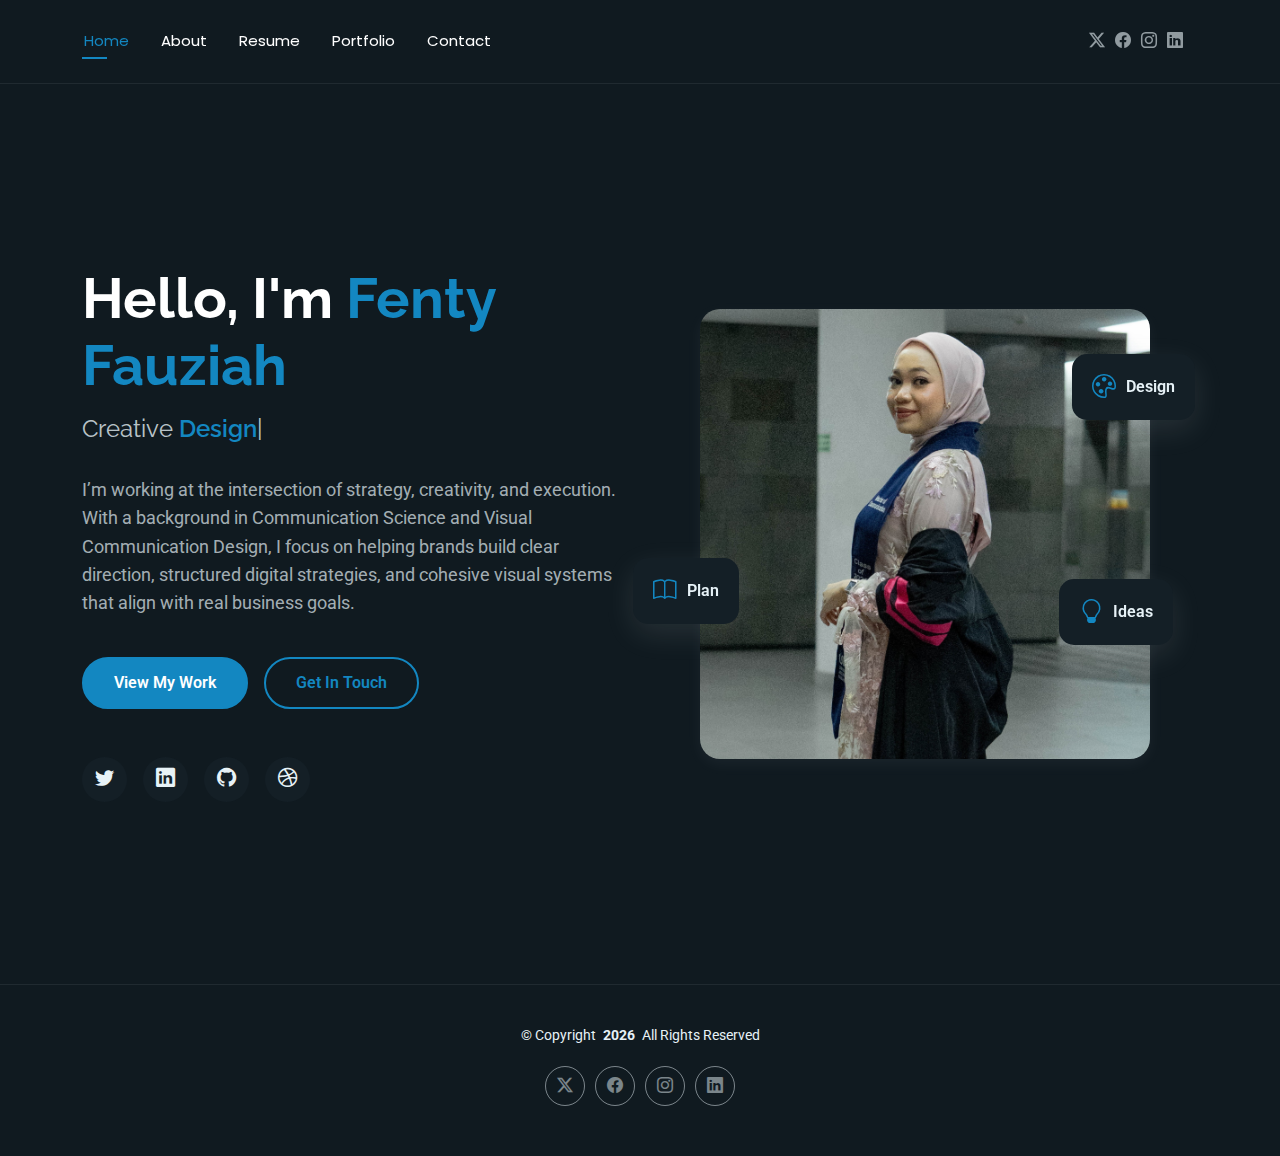
<file: index.html>
<!DOCTYPE html>
<html lang="en">

<head>
  <meta charset="utf-8">
  <meta content="width=device-width, initial-scale=1.0" name="viewport">
  <title>Hello, Hi, Holla!</title>
  <meta name="description" content="">
  <meta name="keywords" content="">

  <!-- Favicons -->
  <link href="assets/img/favicon.png" rel="icon">
  <link href="assets/img/apple-touch-icon.png" rel="apple-touch-icon">

  <!-- Fonts -->
  <link href="https://fonts.googleapis.com" rel="preconnect">
  <link href="https://fonts.gstatic.com" rel="preconnect" crossorigin>
  <link href="https://fonts.googleapis.com/css2?family=Roboto:ital,wght@0,100;0,300;0,400;0,500;0,700;0,900;1,100;1,300;1,400;1,500;1,700;1,900&family=Poppins:ital,wght@0,100;0,200;0,300;0,400;0,500;0,600;0,700;0,800;0,900;1,100;1,200;1,300;1,400;1,500;1,600;1,700;1,800;1,900&family=Raleway:ital,wght@0,100;0,200;0,300;0,400;0,500;0,600;0,700;0,800;0,900;1,100;1,200;1,300;1,400;1,500;1,600;1,700;1,800;1,900&display=swap" rel="stylesheet">

  <!-- Vendor CSS Files -->
  <link href="assets/vendor/bootstrap/css/bootstrap.min.css" rel="stylesheet">
  <link href="assets/vendor/bootstrap-icons/bootstrap-icons.css" rel="stylesheet">
  <link href="assets/vendor/aos/aos.css" rel="stylesheet">
  <link href="assets/vendor/swiper/swiper-bundle.min.css" rel="stylesheet">
  <link href="assets/vendor/glightbox/css/glightbox.min.css" rel="stylesheet">

  <!-- Main CSS File -->
  <link href="assets/css/main.css" rel="stylesheet">

  <!-- =======================================================
  * Template Name: FolioOne
  * Template URL: https://bootstrapmade.com/folioone-bootstrap-portfolio-website-template/
  * Updated: Aug 23 2025 with Bootstrap v5.3.7
  * Author: BootstrapMade.com
  * License: https://bootstrapmade.com/license/
  ======================================================== -->
</head>

<body class="index-page">

  <header id="header" class="header d-flex align-items-center light-background sticky-top">
    <div class="container position-relative d-flex align-items-center justify-content-between">

      <!-- <a href="index.html" class="logo d-flex align-items-center me-auto me-xl-0">
      <img src="assets/img/logo.webp" alt="">
      <h1 class="sitename">FolioOne</h1> 
    </a> -->

      <nav id="navmenu" class="navmenu">
        <ul>
          <li><a href="index.html" class="active">Home</a></li>
          <li><a href="about.html">About</a></li>
          <li><a href="resume.html">Resume</a></li>
          <!-- <li><a href="services.html">Services</a></li> -->
          <li><a href="portfolio.html">Portfolio</a></li>
          <!-- <li class="dropdown"><a href="#"><span>Dropdown</span> <i class="bi bi-chevron-down toggle-dropdown"></i></a>
            <ul>
              <li><a href="#">Dropdown 1</a></li>
              <li class="dropdown"><a href="#"><span>Deep Dropdown</span> <i class="bi bi-chevron-down toggle-dropdown"></i></a>
                <ul>
                  <li><a href="#">Deep Dropdown 1</a></li>
                  <li><a href="#">Deep Dropdown 2</a></li>
                  <li><a href="#">Deep Dropdown 3</a></li>
                  <li><a href="#">Deep Dropdown 4</a></li>
                  <li><a href="#">Deep Dropdown 5</a></li>
                </ul>
              </li>
              <li><a href="#">Dropdown 2</a></li>
              <li><a href="#">Dropdown 3</a></li>
              <li><a href="#">Dropdown 4</a></li>
            </ul>
          </li> -->
          <li><a href="contact.html">Contact</a></li>
        </ul>
        <i class="mobile-nav-toggle d-xl-none bi bi-list"></i>
      </nav>

      <div class="header-social-links">
        <a href="#" class="twitter"><i class="bi bi-twitter-x"></i></a>
        <a href="#" class="facebook"><i class="bi bi-facebook"></i></a>
        <a href="#" class="instagram"><i class="bi bi-instagram"></i></a>
        <a href="#" class="linkedin"><i class="bi bi-linkedin"></i></a>
      </div>

    </div>
  </header>

  <main class="main">

    <!-- Hero Section -->
    <section id="hero" class="hero section">

      <div class="container" data-aos="fade-up" data-aos-delay="100">

        <div class="row gy-4 align-items-center">
          <div class="col-lg-6 order-2 order-lg-1">
            <div class="hero-content">
              <h1 data-aos="fade-up" data-aos-delay="200">Hello, I'm <span class="highlight">Fenty Fauziah</span></h1>
              <h2 data-aos="fade-up" data-aos-delay="300">Creative <span class="typed" data-typed-items="Designer, Social Media Specialist, Marketing, Brand Strategist"></span></h2>
              <p data-aos="fade-up" data-aos-delay="400">I’m working at the intersection of strategy, creativity, and execution. With a background in Communication Science and Visual Communication Design, I focus on helping brands build clear direction, structured digital strategies, and cohesive visual systems that align with real business goals.</p>
              <div class="hero-actions" data-aos="fade-up" data-aos-delay="500">
                <a href="portfolio.html" class="btn btn-primary">View My Work</a>
                <a href="contact.html" class="btn btn-outline">Get In Touch</a>
              </div>
              <div class="social-links" data-aos="fade-up" data-aos-delay="600">
                <a href="#"><i class="bi bi-twitter"></i></a>
                <a href="#"><i class="bi bi-linkedin"></i></a>
                <a href="#"><i class="bi bi-github"></i></a>
                <a href="#"><i class="bi bi-dribbble"></i></a>
              </div>
            </div>
          </div>
          <div class="col-lg-6 order-1 order-lg-2">
            <div class="hero-image" data-aos="zoom-in" data-aos-delay="300">
              <div class="image-wrapper">
                <img src="assets/img/profile/Fenty-Profile.JPG" alt="Sarah Mitchell" class="img-fluid">
                <div class="floating-elements">
                  <div class="floating-card design" data-aos="fade-left" data-aos-delay="700">
                    <i class="bi bi-palette"></i>
                    <span>Design</span>
                  </div>
                  <div class="floating-card code" data-aos="fade-right" data-aos-delay="800">
                    <i class="bi bi-book"></i>
                    <span>Plan</span>
                  </div>
                  <div class="floating-card creativity" data-aos="fade-up" data-aos-delay="900">
                    <i class="bi bi-lightbulb"></i>
                    <span>Ideas</span>
                  </div>
                </div>
              </div>
            </div>
          </div>
        </div>

      </div>

    </section><!-- /Hero Section -->

  </main>

  <footer id="footer" class="footer">

    <div class="container">
      <div class="copyright text-center ">
        <p>© <span>Copyright</span> <strong class="px-1 sitename">2026</strong> <span>All Rights Reserved<br></span></p>
      </div>
      <div class="social-links d-flex justify-content-center">
        <a href=""><i class="bi bi-twitter-x"></i></a>
        <a href=""><i class="bi bi-facebook"></i></a>
        <a href=""><i class="bi bi-instagram"></i></a>
        <a href=""><i class="bi bi-linkedin"></i></a>
      </div>
      <div class="credits">
        <!-- All the links in the footer should remain intact. -->
        <!-- You can delete the links only if you've purchased the pro version. -->
        <!-- Licensing information: https://bootstrapmade.com/license/ -->
        <!-- Purchase the pro version with working PHP/AJAX contact form: [buy-url] -->
        <!-- Designed by <a href="https://bootstrapmade.com/">BootstrapMade</a> -->
      </div>
    </div>

  </footer>

  <!-- Scroll Top -->
  <a href="#" id="scroll-top" class="scroll-top d-flex align-items-center justify-content-center"><i class="bi bi-arrow-up-short"></i></a>

  <!-- Preloader -->
  <div id="preloader"></div>

  <!-- Vendor JS Files -->
  <script src="assets/vendor/bootstrap/js/bootstrap.bundle.min.js"></script>
  <script src="assets/vendor/php-email-form/validate.js"></script>
  <script src="assets/vendor/aos/aos.js"></script>
  <script src="assets/vendor/typed.js/typed.umd.js"></script>
  <script src="assets/vendor/waypoints/noframework.waypoints.js"></script>
  <script src="assets/vendor/purecounter/purecounter_vanilla.js"></script>
  <script src="assets/vendor/swiper/swiper-bundle.min.js"></script>
  <script src="assets/vendor/imagesloaded/imagesloaded.pkgd.min.js"></script>
  <script src="assets/vendor/isotope-layout/isotope.pkgd.min.js"></script>
  <script src="assets/vendor/glightbox/js/glightbox.min.js"></script>

  <!-- Main JS File -->
  <script src="assets/js/main.js"></script>

</body>

</html>
</file>
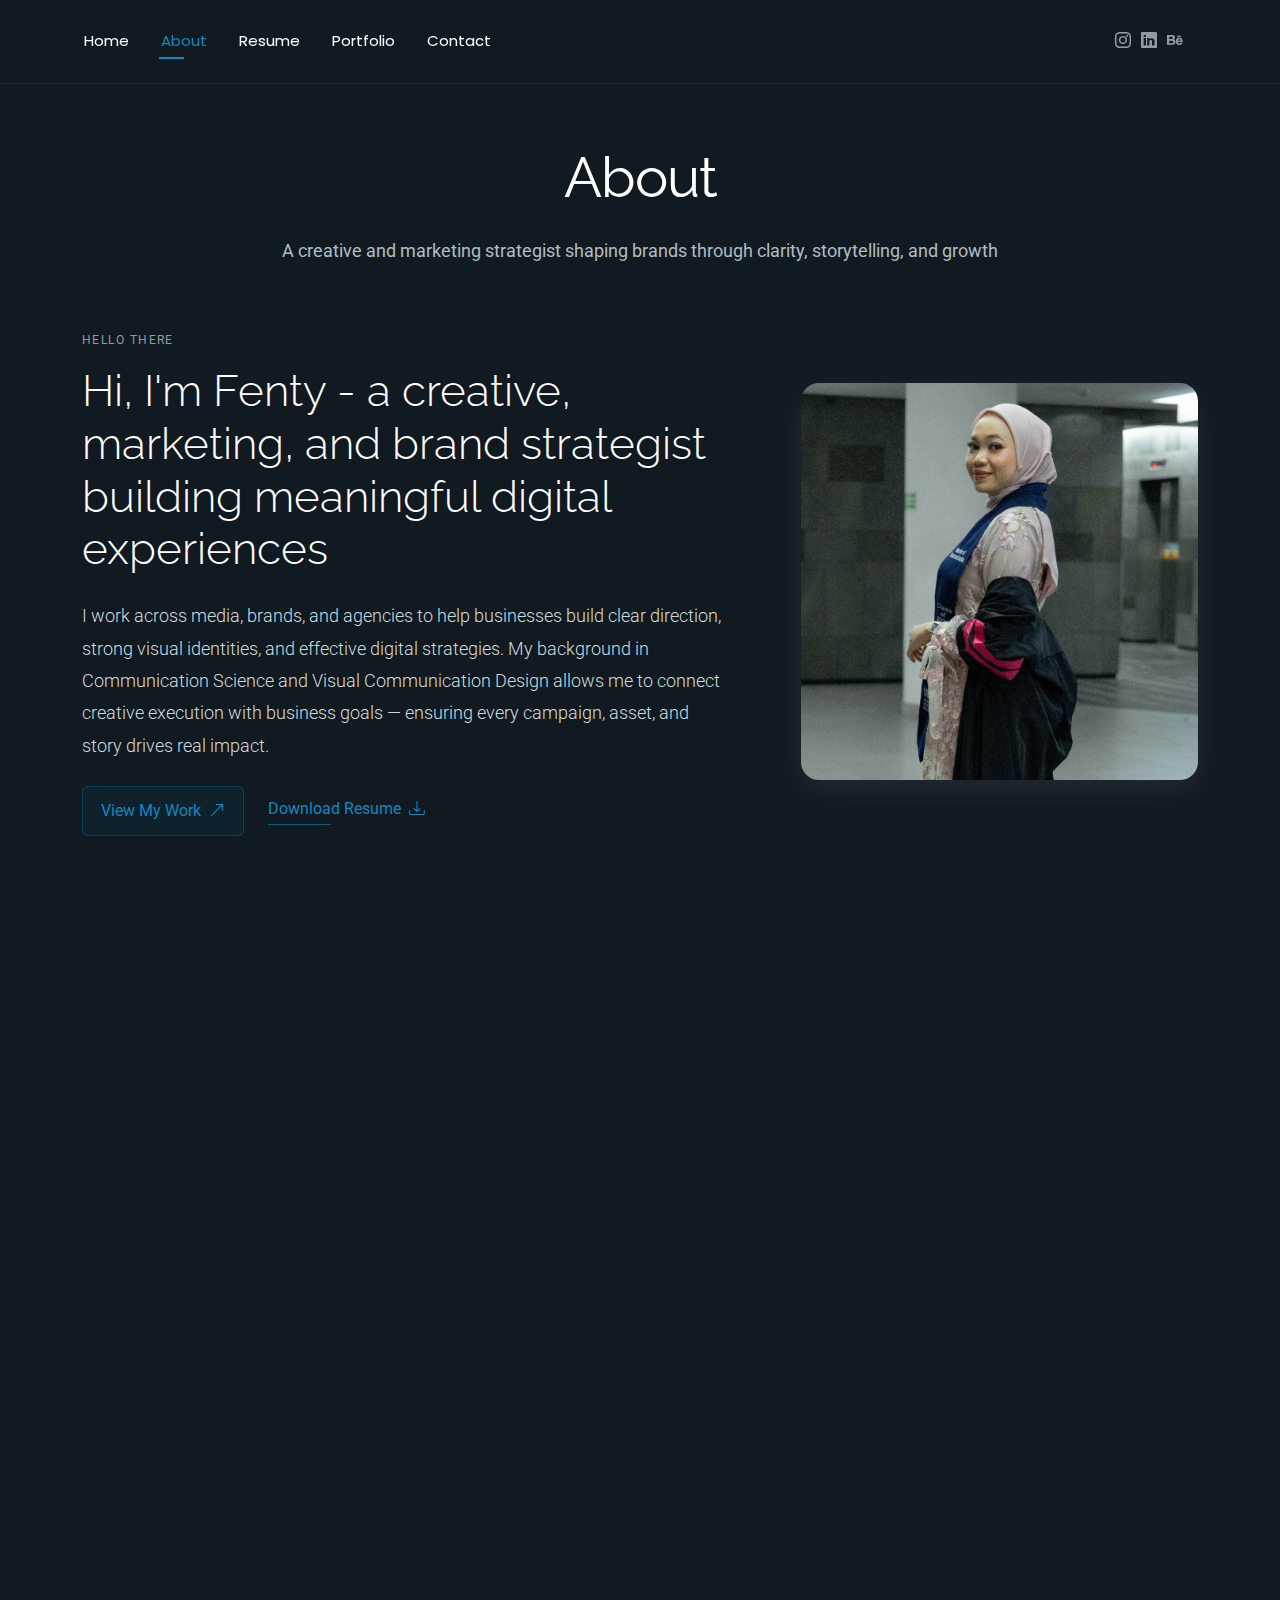
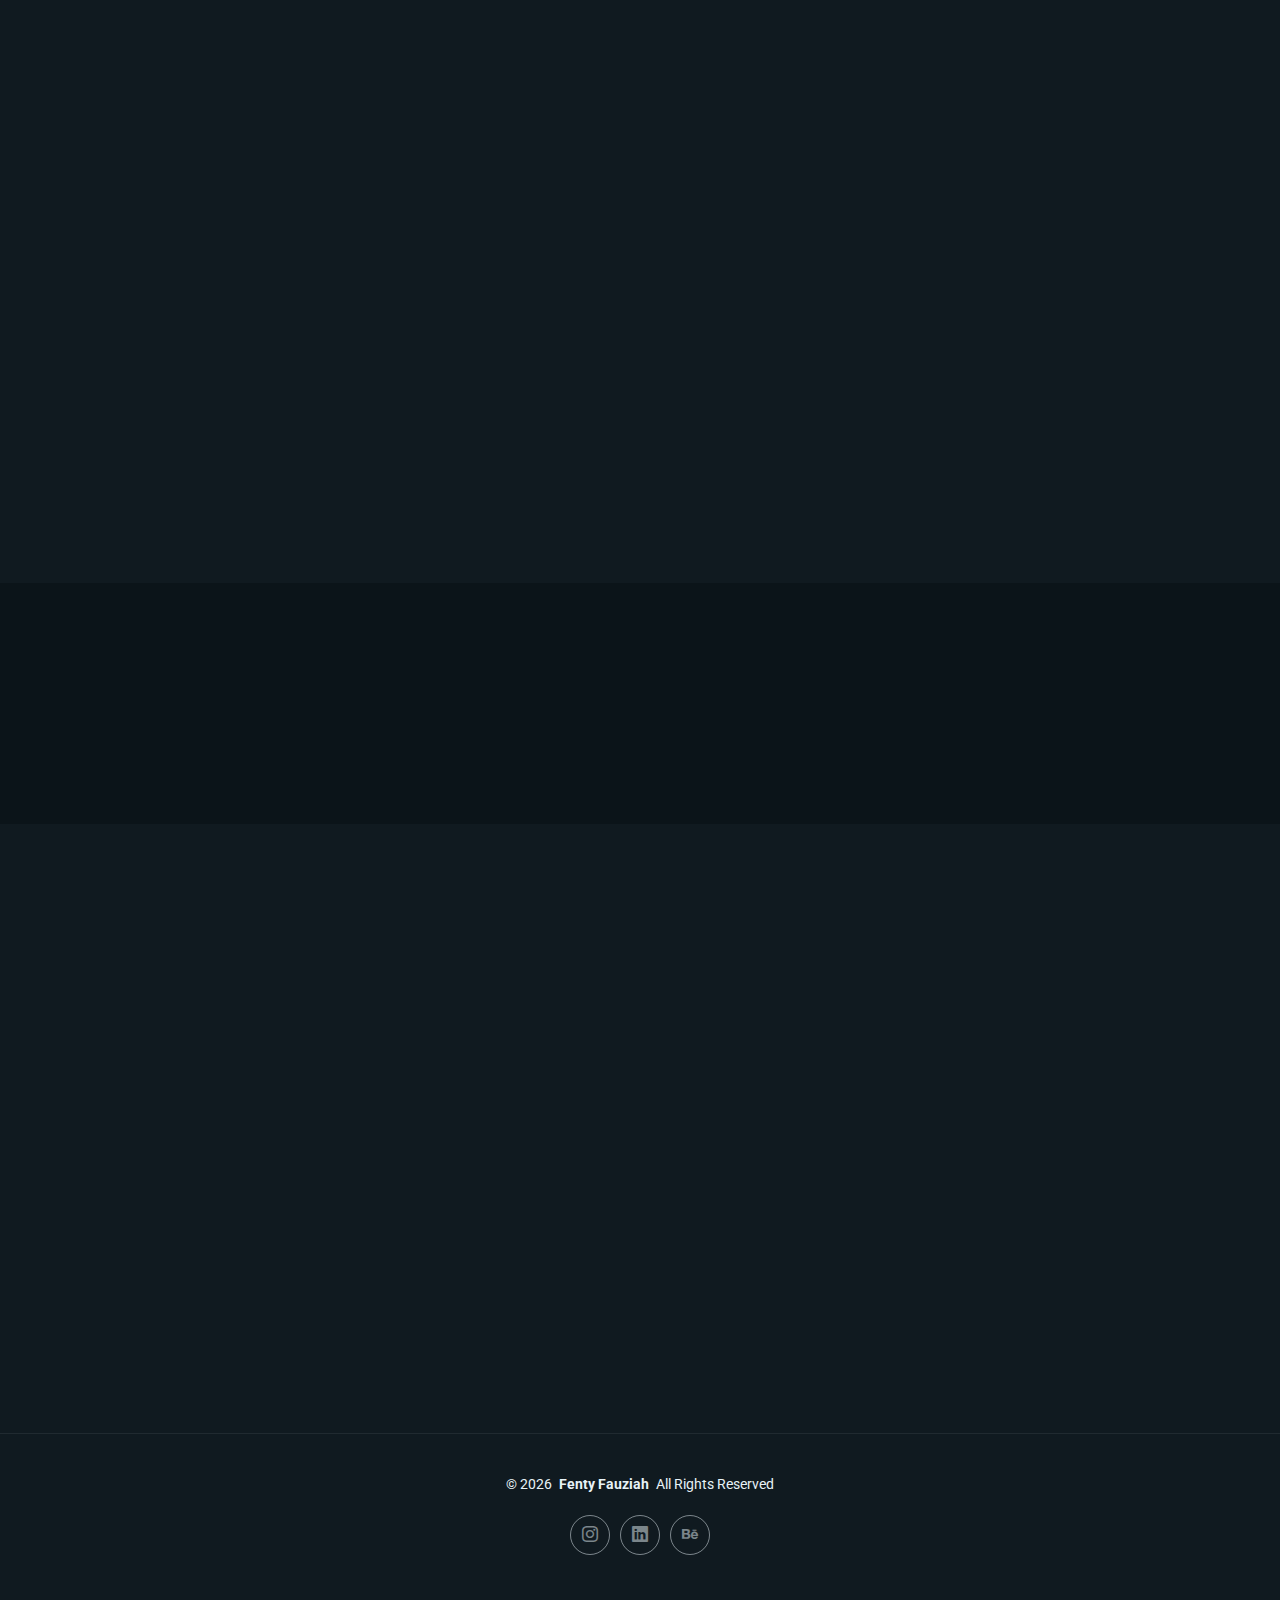
<file: about.html>
<!DOCTYPE html>
<html lang="en">

<head>
  <meta charset="utf-8">
  <meta content="width=device-width, initial-scale=1.0" name="viewport">
  <title>Nice to meet you</title>
  <meta name="description" content="">
  <meta name="keywords" content="">

  <!-- Favicons -->
  <link href="assets/img/favicon.png" rel="icon">
  <link href="assets/img/apple-touch-icon.png" rel="apple-touch-icon">

  <!-- Fonts -->
  <link href="https://fonts.googleapis.com" rel="preconnect">
  <link href="https://fonts.gstatic.com" rel="preconnect" crossorigin>
  <link href="https://fonts.googleapis.com/css2?family=Roboto:ital,wght@0,100;0,300;0,400;0,500;0,700;0,900;1,100;1,300;1,400;1,500;1,700;1,900&family=Poppins:ital,wght@0,100;0,200;0,300;0,400;0,500;0,600;0,700;0,800;0,900;1,100;1,200;1,300;1,400;1,500;1,600;1,700;1,800;1,900&family=Raleway:ital,wght@0,100;0,200;0,300;0,400;0,500;0,600;0,700;0,800;0,900;1,100;1,200;1,300;1,400;1,500;1,600;1,700;1,800;1,900&display=swap" rel="stylesheet">

  <!-- Vendor CSS Files -->
  <link href="assets/vendor/bootstrap/css/bootstrap.min.css" rel="stylesheet">
  <link href="assets/vendor/bootstrap-icons/bootstrap-icons.css" rel="stylesheet">
  <link href="assets/vendor/aos/aos.css" rel="stylesheet">
  <link href="assets/vendor/swiper/swiper-bundle.min.css" rel="stylesheet">
  <link href="assets/vendor/glightbox/css/glightbox.min.css" rel="stylesheet">

  <!-- Main CSS File -->
  <link href="assets/css/main.css" rel="stylesheet">

  <!-- =======================================================
  * Template Name: FolioOne
  * Template URL: https://bootstrapmade.com/folioone-bootstrap-portfolio-website-template/
  * Updated: Aug 23 2025 with Bootstrap v5.3.7
  * Author: BootstrapMade.com
  * License: https://bootstrapmade.com/license/
  ======================================================== -->
</head>

<body class="about-page">

  <header id="header" class="header d-flex align-items-center light-background sticky-top">
    <div class="container position-relative d-flex align-items-center justify-content-between">

      <!-- <a href="index.html" class="logo d-flex align-items-center me-auto me-xl-0">
      <img src="assets/img/logo.webp" alt="">
      <h1 class="sitename">FolioOne</h1> 
    </a> -->

      <nav id="navmenu" class="navmenu">
        <ul>
          <li><a href="index.html">Home</a></li>
          <li><a href="about.html" class="active">About</a></li>
          <li><a href="resume.html">Resume</a></li>
          <!-- <li><a href="services.html">Services</a></li> -->
          <li><a href="portfolio.html">Portfolio</a></li>
          <!-- <li class="dropdown"><a href="#"><span>Dropdown</span> <i class="bi bi-chevron-down toggle-dropdown"></i></a>
            <ul> -->
              <!-- <li><a href="#">Dropdown 1</a></li>
              <li class="dropdown"><a href="#"><span>Deep Dropdown</span> <i class="bi bi-chevron-down toggle-dropdown"></i></a>
                <ul>
                  <li><a href="#">Deep Dropdown 1</a></li>
                  <li><a href="#">Deep Dropdown 2</a></li>
                  <li><a href="#">Deep Dropdown 3</a></li>
                  <li><a href="#">Deep Dropdown 4</a></li>
                  <li><a href="#">Deep Dropdown 5</a></li>
                </ul>
              </li>
              <li><a href="#">Dropdown 2</a></li>
              <li><a href="#">Dropdown 3</a></li>
              <li><a href="#">Dropdown 4</a></li>
            </ul>
          </li> -->
          <li><a href="contact.html">Contact</a></li>
        </ul>
        <i class="mobile-nav-toggle d-xl-none bi bi-list"></i>
      </nav>

      <div class="header-social-links">
        <!-- <a href="#" class="twitter"><i class="bi bi-twitter-x"></i></a>
        <a href="#" class="facebook"><i class="bi bi-facebook"></i></a> -->
        <a href="https://www.instagram.com/fentyfni/" class="instagram"><i class="bi bi-instagram"></i></a>
        <a href="https://www.linkedin.com/in/fentyfni/" class="linkedin"><i class="bi bi-linkedin"></i></a>
        <a href="https://www.behance.net/fentyfni" class="behance"><i class="bi bi-behance"></i></a>
      </div>

    </div>
  </header>

  <main class="main">

    <!-- About Section -->
    <section id="about" class="about section">

      <!-- Section Title -->
      <div class="container section-title" data-aos="fade-up">
        <h2>About</h2>
        <p>A creative and marketing strategist shaping brands through clarity, storytelling, and growth</p>
      </div><!-- End Section Title -->

      <div class="container" data-aos="fade-up" data-aos-delay="100">

        <!-- Intro + Photo -->
        <div class="row align-items-center justify-content-between gy-5 mb-5">
          <div class="col-lg-7" data-aos="fade-right" data-aos-delay="150">
            <div class="intro-content">
              <span class="eyebrow">Hello there</span>
              <h2 class="headline">Hi, I'm Fenty - a creative, marketing, and brand strategist building meaningful digital experiences</h2>
              <p class="lead">
                I work across media, brands, and agencies to help businesses build clear direction, strong visual identities, and effective digital strategies. My background in Communication Science and Visual Communication Design allows me to connect creative execution with business goals — ensuring every campaign, asset, and story drives real impact.
              </p>
              <!-- <p>
                Integer posuere lacus in mi fringilla, eget luctus risus pulvinar. Curabitur a arcu a nisl tempus sagittis. Aenean varius, tortor sed porttitor dictum, augue eros viverra lectus, at efficitur magna lacus in risus.
              </p> -->

              <div class="cta-group">
                <a href="portfolio.html" class="btn-ghost">
                  View My Work <i class="bi bi-arrow-up-right"></i>
                </a>
                <a href="https://drive.google.com/file/d/1JHRGTM9OBgbFBZEWIv00Xas5EmTiYQtI/view?usp=sharing" target="_blank" class="link-underline">
                  Download Resume <i class="bi bi-download"></i>
                </a>
              </div>
            </div>
          </div>

          <div class="col-lg-5" data-aos="zoom-in" data-aos-delay="250">
            <figure class="profile-figure text-center text-lg-end">
              <img src="assets/img/profile/Fenty-Profile.JPG" alt="Portrait of Alex" class="img-fluid profile-photo">
            </figure>
          </div>
        </div>
        <!-- End Intro + Photo -->

        <!-- Skills Grid -->
        <div class="mb-5">
          <div class="row g-4">
            <div class="col-6 col-md-4 col-lg-3" data-aos="fade-up" data-aos-delay="120">
              <div class="skill-item">
                <i class="bi bi-palette"></i>
                <h3>Creative & Visual Strategy</h3>
                <p>Shaping clear visual direction and brand storytelling across platforms.</p>
              </div>
            </div>
            <div class="col-6 col-md-4 col-lg-3" data-aos="fade-up" data-aos-delay="180">
              <div class="skill-item">
                <i class="bi bi-megaphone"></i>
                <h3>Campaign & Project Leadership</h3>
                <p>Driving reach, engagement, and results through data-led strategies.</p>
              </div>
            </div>
            <div class="col-6 col-md-4 col-lg-3" data-aos="fade-up" data-aos-delay="240">
              <div class="skill-item">
                <i class="bi bi-journal-text"></i>
                <h3>Brand & Content Strategy</h3>
                <p>Building content systems that communicate brands with purpose.</p>
              </div>
            </div>
            <div class="col-6 col-md-4 col-lg-3" data-aos="fade-up" data-aos-delay="300">
              <div class="skill-item">
                <i class="bi bi-graph-up-arrow"></i>
                <h3>Growth & Performance Marketing</h3>
                <p>Driving reach, engagement, and results through data-led strategies.</p>
              </div>
            </div>
          </div>
        </div>
        <!-- End Skills Grid -->

        <!-- Journey Timeline -->
        <div class="mb-5">
          <div class="row g-4">
            <div class="col-md-6 col-lg-3" data-aos="fade-up" data-aos-delay="120">
              <article class="timeline-item">
                <span class="dot"></span>
                <time>2018</time>
                <h4>Bachelor's Degree</h4>
                <p>Built my foundation in visual thinking, branding, and communication strategy.</p>
              </article>
            </div>
            <div class="col-md-6 col-lg-3" data-aos="fade-up" data-aos-delay="180">
              <article class="timeline-item">
                <span class="dot"></span>
                <time>2021</time>
                <h4>Freelance Graphic Designer & Brand Communication</h4>
                <p>Applied design and brand communication to support government research initiatives.</p>
              </article>
            </div>
            <div class="col-md-6 col-lg-3" data-aos="fade-up" data-aos-delay="240">
              <article class="timeline-item">
                <span class="dot"></span>
                <time>2021</time>
                <h4>Joined Media Company</h4>
                <p>Worked on brand, visual, and digital campaign support within a large media ecosystem.</p>
              </article>
            </div>
            <div class="col-md-6 col-lg-3" data-aos="fade-up" data-aos-delay="300">
              <article class="timeline-item">
                <span class="dot"></span>
                <time>2022</time>
                <h4>Lead Creative Agency as a Project Manager</h4>
                <p>Led campaigns and talent coordination to deliver strategic brand activations.</p>
              </article>
            </div>
          </div>
        </div>
        <!-- End Journey Timeline -->

        <!-- Quote -->
        <blockquote class="personal-quote text-center mb-5" data-aos="fade-down" data-aos-delay="200">
          <p>"Good design catches attention. Good strategy makes it last."</p>
        </blockquote>
        <!-- End Quote -->

        <!-- Fun Facts -->
        <div class="row g-3 justify-content-center">
          <div class="col-6 col-md-3 col-lg-2" data-aos="zoom-in" data-aos-delay="120">
            <div class="fact-pill">
              <i class="bi bi-magic"></i>
              <span>Strategic</span>
            </div>
          </div>
          <div class="col-6 col-md-3 col-lg-2" data-aos="zoom-in" data-aos-delay="160">
            <div class="fact-pill">
              <i class="bi bi-brush"></i>
              <span>Creative</span>
            </div>
          </div>
          <div class="col-6 col-md-3 col-lg-2" data-aos="zoom-in" data-aos-delay="200">
            <div class="fact-pill">
              <i class="bi bi-person"></i>
              <span>Collaborative</span>
            </div>
          </div>
          <div class="col-6 col-md-3 col-lg-2" data-aos="zoom-in" data-aos-delay="240">
            <div class="fact-pill">
              <i class="bi bi-lightbulb"></i>
              <span>Driven</span>
            </div>
          </div>
        </div>
        <!-- End Fun Facts -->

      </div>

    </section><!-- /About Section -->

    <!-- Skills Section -->
    <section id="skills" class="skills section">

      <!-- Section Title -->
      <div class="container section-title" data-aos="fade-up">
        <h2>Skills</h2>
        <p>A toolkit of creative, marketing, and strategic skills I use to turn ideas into real, working campaigns</p>
      </div><!-- End Section Title -->

      <div class="container" data-aos="fade-up" data-aos-delay="100">

        <div class="row g-4 skills-animation">

          <div class="col-md-6 col-lg-3" data-aos="fade-up" data-aos-delay="100">
            <div class="skill-box">
              <h3>Creative Tools (Adobe Creative Cloud)</h3>
              <p>Photoshop, Illustrator, Affinity Designer, and Figma for building campaign assets, brand systems, and digital visuals.</p>
              <span class="text-end d-block">90%</span>
              <div class="progress">
                <div class="progress-bar" role="progressbar" aria-valuenow="90" aria-valuemin="0" aria-valuemax="100"></div>
              </div>
            </div>
          </div>

          <div class="col-md-6 col-lg-3" data-aos="fade-up" data-aos-delay="200">
            <div class="skill-box">
              <h3>Content & Campaign Planning</h3>
              <p>Content calendars, campaign roadmaps, KOL briefs, and narrative frameworks for structured execution.</p>
              <span class="text-end d-block">90%</span>
              <div class="progress">
                <div class="progress-bar" role="progressbar" aria-valuenow="95" aria-valuemin="0" aria-valuemax="100"></div>
              </div>
            </div>
          </div>

          <div class="col-md-6 col-lg-3" data-aos="fade-up" data-aos-delay="300">
            <div class="skill-box">
              <h3>Social Media & Paid Ads</h3>
              <p>Instagram strategy, Meta Ads, content optimization, and performance tracking.</p>
              <span class="text-end d-block">80%</span>
              <div class="progress">
                <div class="progress-bar" role="progressbar" aria-valuenow="80" aria-valuemin="0" aria-valuemax="100"></div>
              </div>
            </div>
          </div>

          <div class="col-md-6 col-lg-3" data-aos="fade-up" data-aos-delay="400">
            <div class="skill-box">
              <h3>Brand & Visual System Design</h3>
              <p>Brand guidelines, creative direction, and visual consistency across digital and print.</p>
              <span class="text-end d-block">80%</span>
              <div class="progress">
                <div class="progress-bar" role="progressbar" aria-valuenow="80" aria-valuemin="0" aria-valuemax="100">
                </div>
              </div>
            </div>
          </div>

        </div>

      </div>

    </section><!-- /Skills Section -->

    <!-- Stats Section -->
    <section id="stats" class="stats section dark-background">

      <div class="container" data-aos="fade-up" data-aos-delay="100">

        <div class="row align-items-center">
          <div class="col-lg-4" data-aos="fade-up" data-aos-delay="200">
            <div class="avatars d-flex align-items-center">
              <img src="assets/img/person/andy.jpg" alt="Avatar 1" class="rounded-circle" loading="lazy">
              <img src="assets/img/person/febby.jpg" alt="Avatar 2" class="rounded-circle" loading="lazy">
              <img src="assets/img/person/lala.jpg" alt="Avatar 3" class="rounded-circle" loading="lazy">
              <img src="assets/img/person/ryan.jpg" alt="Avatar 4" class="rounded-circle" loading="lazy">
            </div>
          </div>

          <div class="col-lg-8">
            <div class="row counters">
              <div class="col-md-4" data-aos="fade-up" data-aos-delay="300">
                <h2><span data-purecounter-start="0" data-purecounter-end="1" data-purecounter-duration="1" class="purecounter"></span>M</h2>
                <p>Campaign impressions generated</p>
              </div>

              <div class="col-md-4" data-aos="fade-up" data-aos-delay="400">
                <h2><span data-purecounter-start="0" data-purecounter-end="900" data-purecounter-duration="1" class="purecounter"></span>%</h2>
                <p>Audience growth achieved</p>
              </div>

              <div class="col-md-4" data-aos="fade-up" data-aos-delay="500">
                <h2><span data-purecounter-start="0" data-purecounter-end="20" data-purecounter-duration="1" class="purecounter"></span>+</h2>
                <p>Brands & projects handled</p>
              </div>
            </div>
          </div>
        </div>
      </div>

    </section><!-- /Stats Section -->

    <!-- Testimonials Section -->
    <section id="testimonials" class="testimonials section">

      <!-- Section Title -->
      <div class="container section-title" data-aos="fade-up">
        <h2>Testimonials</h2>
        <p>Stories from people behind the projects</p>
      </div><!-- End Section Title -->

      <div class="container" data-aos="fade-up" data-aos-delay="100">

        <div class="swiper init-swiper">
          <script type="application/json" class="swiper-config">
            {
              "loop": true,
              "speed": 600,
              "autoplay": {
                "delay": 5000
              },
              "slidesPerView": "auto",
              "pagination": {
                "el": ".swiper-pagination",
                "type": "bullets",
                "clickable": true
              }
            }
          </script>
          <div class="swiper-wrapper">

            <div class="swiper-slide">
              <div class="testimonial-item">
                <div class="row gy-4 justify-content-center">
                  <div class="col-lg-6">
                    <div class="testimonial-content">
                      <p>
                        <i class="bi bi-quote quote-icon-left"></i>
                        <span>Fenty consistently brought a clear creative vision and ensured strong brand alignment across campaigns. She played a key role in shaping visual direction for major initiatives, bridging creative execution with brand strategy while collaborating closely with editorial and business teams. She would be a strong asset to any team building impactful brand experiences.</span>
                        <i class="bi bi-quote quote-icon-right"></i>
                      </p>
                      <h3>Andy Prayogo</h3>
                      <h4>Senior Digital Creative Designer</h4>
                      <div class="stars">
                        <i class="bi bi-star-fill"></i><i class="bi bi-star-fill"></i><i class="bi bi-star-fill"></i><i class="bi bi-star-fill"></i><i class="bi bi-star-fill"></i>
                      </div>
                    </div>
                  </div>
                  <div class="col-lg-2 text-center">
                    <img src="assets/img/person/andy.jpg" class="img-fluid testimonial-img" alt="">
                  </div>
                </div>
              </div>
            </div><!-- End testimonial item -->

            <div class="swiper-slide">
              <div class="testimonial-item">
                <div class="row gy-4 justify-content-center">
                  <div class="col-lg-6">
                    <div class="testimonial-content">
                      <p>
                        <i class="bi bi-quote quote-icon-left"></i>
                        <span>Fenty is a strategic communicator with strong creative instincts. She has a rare ability to translate ideas into thoughtful strategies that resonate with audiences, while bringing positive energy into every collaboration. She would be an excellent fit for communication, brand, or creative strategy roles.</span>
                        <i class="bi bi-quote quote-icon-right"></i>
                      </p>
                      <h3>Febby P</h3>
                      <h4>HR Talent Acquisition</h4>
                      <div class="stars">
                        <i class="bi bi-star-fill"></i><i class="bi bi-star-fill"></i><i class="bi bi-star-fill"></i><i class="bi bi-star-fill"></i><i class="bi bi-star-fill"></i>
                      </div>
                    </div>
                  </div>
                  <div class="col-lg-2 text-center">
                    <img src="assets/img/person/febby.jpg" class="img-fluid testimonial-img" alt="">
                  </div>
                </div>
              </div>
            </div><!-- End testimonial item -->

            <div class="swiper-slide">
              <div class="testimonial-item">
                <div class="row gy-4 justify-content-center">
                  <div class="col-lg-6">
                    <div class="testimonial-content">
                      <p>
                        <i class="bi bi-quote quote-icon-left"></i>
                        <span>Fenty translated campaign objectives into engaging visual storytelling with great attention to detail. She was communicative, proactive, and highly reliable, even under tight deadlines. Working with her made the creative process smooth and efficient.</span>
                        <i class="bi bi-quote quote-icon-right"></i>
                      </p>
                      <h3>Prilia Lalhibah</h3>
                      <h4>Sales Supervisor</h4>
                      <div class="stars">
                        <i class="bi bi-star-fill"></i><i class="bi bi-star-fill"></i><i class="bi bi-star-fill"></i><i class="bi bi-star-fill"></i><i class="bi bi-star-fill"></i>
                      </div>
                    </div>
                  </div>
                  <div class="col-lg-2 text-center">
                    <img src="assets/img/person/lala.jpg" class="img-fluid testimonial-img" alt="">
                  </div>
                </div>
              </div>
            </div><!-- End testimonial item -->

            <div class="swiper-slide">
              <div class="testimonial-item">
                <div class="row gy-4 justify-content-center">
                  <div class="col-lg-6">
                    <div class="testimonial-content">
                      <p>
                        <i class="bi bi-quote quote-icon-left"></i>
                        <span>Working under Fenty’s direction across multiple UMKM branding projects was a highly structured and empowering experience. She clearly communicated brand strategy and design intent, provided constructive feedback, and ensured every visual output aligned with business goals and target audiences. Her guidance helped bridge creative execution with strategic purpose.</span>
                        <i class="bi bi-quote quote-icon-right"></i>
                      </p>
                      <h3>Ryan Fadhilla</h3>
                      <h4>Brand Identity Designer</h4>
                      <div class="stars">
                        <i class="bi bi-star-fill"></i><i class="bi bi-star-fill"></i><i class="bi bi-star-fill"></i><i class="bi bi-star-fill"></i><i class="bi bi-star-fill"></i>
                      </div>
                    </div>
                  </div>
                  <div class="col-lg-2 text-center">
                    <img src="assets/img/person/ryan.jpg" class="img-fluid testimonial-img" alt="">
                  </div>
                </div>
              </div>
            </div><!-- End testimonial item -->

          </div>
          <div class="swiper-pagination"></div>
        </div>

      </div>

    </section><!-- /Testimonials Section -->

  </main>

  <footer id="footer" class="footer">

    <div class="container">
      <div class="copyright text-center ">
        <p>© <span>2026</span> <strong class="px-1 sitename">Fenty Fauziah</strong> <span>All Rights Reserved<br></span></p>
      </div>
      <div class="social-links d-flex justify-content-center">
        <a href="https://www.instagram.com/fentyfni/" target="_blank"><i class="bi bi-instagram"></i></a>
        <a href="https://www.linkedin.com/in/fentyfni/" target="_blank"><i class="bi bi-linkedin"></i></a>
        <a href="https://www.behance.net/fentyfni" target="_blank"><i class="bi bi-behance"></i></a>
      </div>
      <div class="credits">
        <!-- All the links in the footer should remain intact. -->
        <!-- You can delete the links only if you've purchased the pro version. -->
        <!-- Licensing information: https://bootstrapmade.com/license/ -->
        <!-- Purchase the pro version with working PHP/AJAX contact form: [buy-url] -->
        <!-- Designed by <a href="https://bootstrapmade.com/">BootstrapMade</a> -->
      </div>
    </div>

  </footer>

  <!-- Scroll Top -->
  <a href="#" id="scroll-top" class="scroll-top d-flex align-items-center justify-content-center"><i class="bi bi-arrow-up-short"></i></a>

  <!-- Preloader -->
  <div id="preloader"></div>

  <!-- Vendor JS Files -->
  <script src="assets/vendor/bootstrap/js/bootstrap.bundle.min.js"></script>
  <script src="assets/vendor/php-email-form/validate.js"></script>
  <script src="assets/vendor/aos/aos.js"></script>
  <script src="assets/vendor/typed.js/typed.umd.js"></script>
  <script src="assets/vendor/waypoints/noframework.waypoints.js"></script>
  <script src="assets/vendor/purecounter/purecounter_vanilla.js"></script>
  <script src="assets/vendor/swiper/swiper-bundle.min.js"></script>
  <script src="assets/vendor/imagesloaded/imagesloaded.pkgd.min.js"></script>
  <script src="assets/vendor/isotope-layout/isotope.pkgd.min.js"></script>
  <script src="assets/vendor/glightbox/js/glightbox.min.js"></script>

  <!-- Main JS File -->
  <script src="assets/js/main.js"></script>

</body>

</html>
</file>
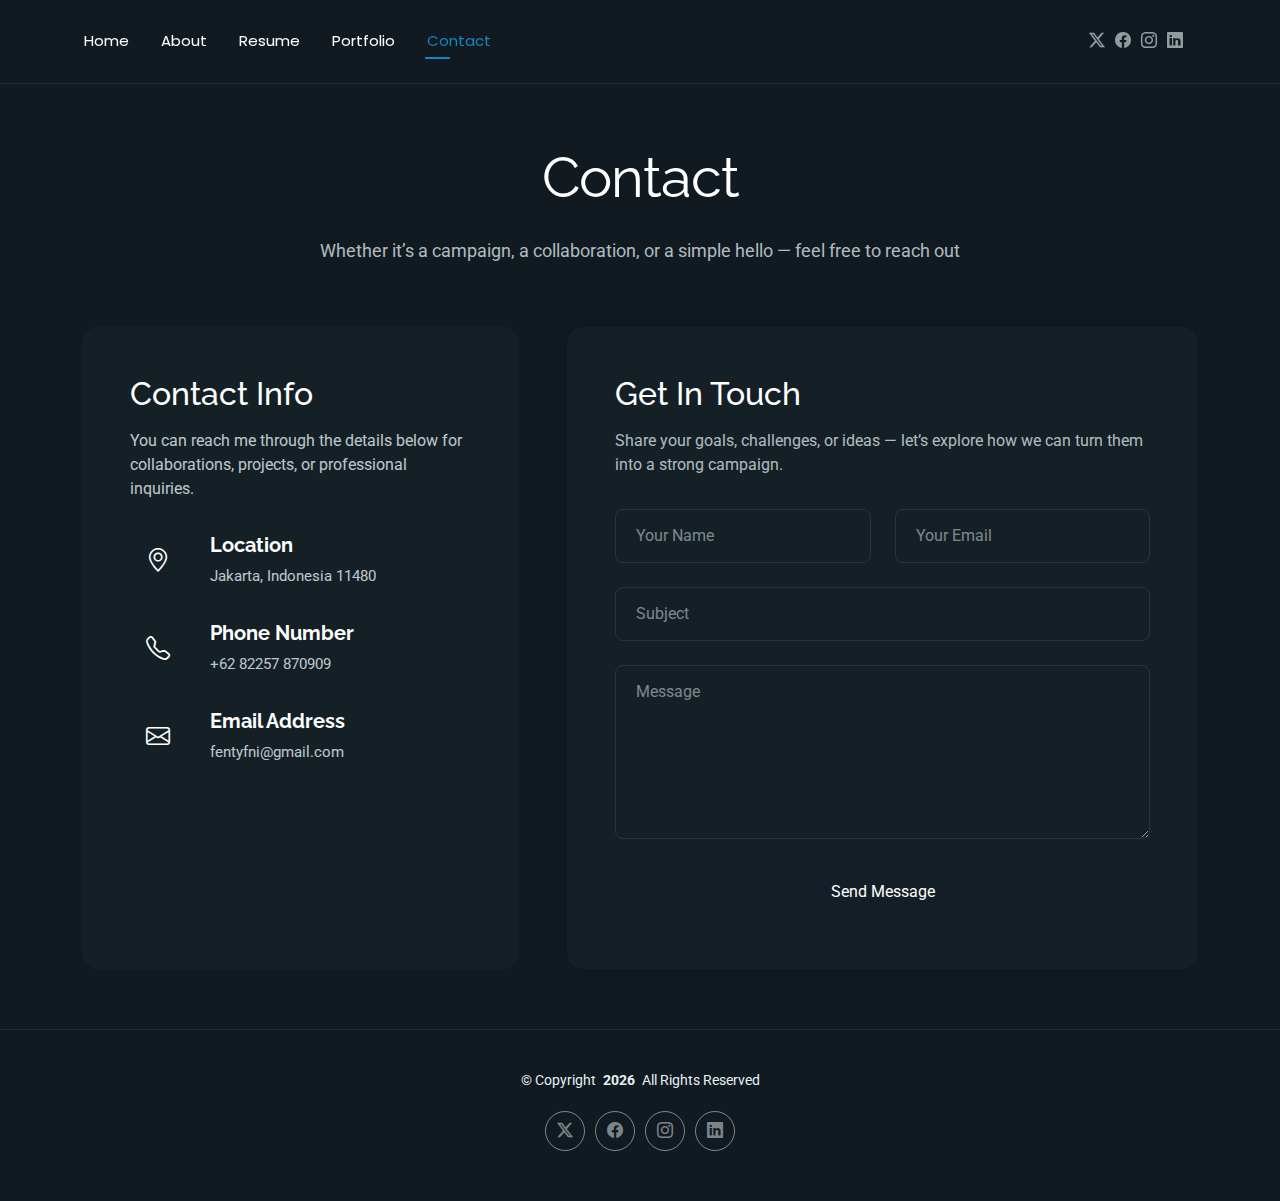
<file: contact.html>
<!DOCTYPE html>
<html lang="en">

<head>
  <meta charset="utf-8">
  <meta content="width=device-width, initial-scale=1.0" name="viewport">
  <title>Say Hello</title>
  <meta name="description" content="">
  <meta name="keywords" content="">

  <!-- Favicons -->
  <link href="assets/img/favicon.png" rel="icon">
  <link href="assets/img/apple-touch-icon.png" rel="apple-touch-icon">

  <!-- Fonts -->
  <link href="https://fonts.googleapis.com" rel="preconnect">
  <link href="https://fonts.gstatic.com" rel="preconnect" crossorigin>
  <link href="https://fonts.googleapis.com/css2?family=Roboto:ital,wght@0,100;0,300;0,400;0,500;0,700;0,900;1,100;1,300;1,400;1,500;1,700;1,900&family=Poppins:ital,wght@0,100;0,200;0,300;0,400;0,500;0,600;0,700;0,800;0,900;1,100;1,200;1,300;1,400;1,500;1,600;1,700;1,800;1,900&family=Raleway:ital,wght@0,100;0,200;0,300;0,400;0,500;0,600;0,700;0,800;0,900;1,100;1,200;1,300;1,400;1,500;1,600;1,700;1,800;1,900&display=swap" rel="stylesheet">

  <!-- Vendor CSS Files -->
  <link href="assets/vendor/bootstrap/css/bootstrap.min.css" rel="stylesheet">
  <link href="assets/vendor/bootstrap-icons/bootstrap-icons.css" rel="stylesheet">
  <link href="assets/vendor/aos/aos.css" rel="stylesheet">
  <link href="assets/vendor/swiper/swiper-bundle.min.css" rel="stylesheet">
  <link href="assets/vendor/glightbox/css/glightbox.min.css" rel="stylesheet">

  <!-- Main CSS File -->
  <link href="assets/css/main.css" rel="stylesheet">

  <!-- =======================================================
  * Template Name: FolioOne
  * Template URL: https://bootstrapmade.com/folioone-bootstrap-portfolio-website-template/
  * Updated: Aug 23 2025 with Bootstrap v5.3.7
  * Author: BootstrapMade.com
  * License: https://bootstrapmade.com/license/
  ======================================================== -->
</head>

<body class="contact-page">

  <header id="header" class="header d-flex align-items-center light-background sticky-top">
    <div class="container position-relative d-flex align-items-center justify-content-between">

      <!-- <a href="index.html" class="logo d-flex align-items-center me-auto me-xl-0">
      <img src="assets/img/logo.webp" alt="">
      <h1 class="sitename">FolioOne</h1> 
    </a> -->

      <nav id="navmenu" class="navmenu">
        <ul>
          <li><a href="index.html">Home</a></li>
          <li><a href="about.html">About</a></li>
          <li><a href="resume.html">Resume</a></li>
          <!-- <li><a href="services.html">Services</a></li> -->
          <li><a href="portfolio.html">Portfolio</a></li>
          <!-- <li class="dropdown"><a href="#"><span>Dropdown</span> <i class="bi bi-chevron-down toggle-dropdown"></i></a>
            <ul>
              <li><a href="#">Dropdown 1</a></li>
              <li class="dropdown"><a href="#"><span>Deep Dropdown</span> <i class="bi bi-chevron-down toggle-dropdown"></i></a>
                <ul>
                  <li><a href="#">Deep Dropdown 1</a></li>
                  <li><a href="#">Deep Dropdown 2</a></li>
                  <li><a href="#">Deep Dropdown 3</a></li>
                  <li><a href="#">Deep Dropdown 4</a></li>
                  <li><a href="#">Deep Dropdown 5</a></li>
                </ul>
              </li>
              <li><a href="#">Dropdown 2</a></li>
              <li><a href="#">Dropdown 3</a></li>
              <li><a href="#">Dropdown 4</a></li>
            </ul>
          </li> -->
          <li><a href="contact.html" class="active">Contact</a></li>
        </ul>
        <i class="mobile-nav-toggle d-xl-none bi bi-list"></i>
      </nav>

      <div class="header-social-links">
        <a href="#" class="twitter"><i class="bi bi-twitter-x"></i></a>
        <a href="#" class="facebook"><i class="bi bi-facebook"></i></a>
        <a href="#" class="instagram"><i class="bi bi-instagram"></i></a>
        <a href="#" class="linkedin"><i class="bi bi-linkedin"></i></a>
      </div>

    </div>
  </header>

  <main class="main">

    <!-- Contact Section -->
    <section id="contact" class="contact section">

      <!-- Section Title -->
      <div class="container section-title" data-aos="fade-up">
        <h2>Contact</h2>
        <p>Whether it’s a campaign, a collaboration, or a simple hello — feel free to reach out</p>
      </div><!-- End Section Title -->

      <div class="container" data-aos="fade-up" data-aos-delay="100">

        <div class="row g-4 g-lg-5">
          <div class="col-lg-5">
            <div class="info-box" data-aos="fade-up" data-aos-delay="200">
              <h3>Contact Info</h3>
              <p>You can reach me through the details below for collaborations, projects, or professional inquiries.</p>

              <div class="info-item" data-aos="fade-up" data-aos-delay="300">
                <div class="icon-box">
                  <i class="bi bi-geo-alt"></i>
                </div>
                <div class="content">
                  <h4>Location</h4>
                  <p>Jakarta, Indonesia 11480</p>
                </div>
              </div>

              <div class="info-item" data-aos="fade-up" data-aos-delay="400">
                <div class="icon-box">
                  <i class="bi bi-telephone"></i>
                </div>
                <div class="content">
                  <h4>Phone Number</h4>
                  <p>+62 82257 870909 </p>
                </div>
              </div>

              <div class="info-item" data-aos="fade-up" data-aos-delay="500">
                <div class="icon-box">
                  <i class="bi bi-envelope"></i>
                </div>
                <div class="content">
                  <h4>Email Address</h4>
                  <p>fentyfni@gmail.com</p>
                </div>
              </div>
            </div>
          </div>

          <div class="col-lg-7">
            <div class="contact-form" data-aos="fade-up" data-aos-delay="300">
              <h3>Get In Touch</h3>
              <p>Share your goals, challenges, or ideas — let’s explore how we can turn them into a strong campaign.</p>

              <form action="forms/contact.php" method="post" class="php-email-form" data-aos="fade-up" data-aos-delay="200">
                <div class="row gy-4">

                  <div class="col-md-6">
                    <input type="text" name="name" class="form-control" placeholder="Your Name" required="">
                  </div>

                  <div class="col-md-6 ">
                    <input type="email" class="form-control" name="email" placeholder="Your Email" required="">
                  </div>

                  <div class="col-12">
                    <input type="text" class="form-control" name="subject" placeholder="Subject" required="">
                  </div>

                  <div class="col-12">
                    <textarea class="form-control" name="message" rows="6" placeholder="Message" required=""></textarea>
                  </div>

                  <div class="col-12 text-center">
                    <div class="loading">Loading</div>
                    <div class="error-message"></div>
                    <div class="sent-message">Your message has been sent. Thank you!</div>

                    <button type="submit" class="btn">Send Message</button>
                  </div>

                </div>
              </form>

            </div>
          </div>

        </div>

      </div>

    </section><!-- /Contact Section -->

  </main>

  <footer id="footer" class="footer">

    <div class="container">
      <div class="copyright text-center ">
        <p>© <span>Copyright</span> <strong class="px-1 sitename">2026</strong> <span>All Rights Reserved<br></span></p>
      </div>
      <div class="social-links d-flex justify-content-center">
        <a href=""><i class="bi bi-twitter-x"></i></a>
        <a href=""><i class="bi bi-facebook"></i></a>
        <a href=""><i class="bi bi-instagram"></i></a>
        <a href=""><i class="bi bi-linkedin"></i></a>
      </div>
      <div class="credits">
        <!-- All the links in the footer should remain intact. -->
        <!-- You can delete the links only if you've purchased the pro version. -->
        <!-- Licensing information: https://bootstrapmade.com/license/ -->
        <!-- Purchase the pro version with working PHP/AJAX contact form: [buy-url] -->
        <!-- Designed by <a href="https://bootstrapmade.com/">BootstrapMade</a> -->
      </div>
    </div>

  </footer>

  <!-- Scroll Top -->
  <a href="#" id="scroll-top" class="scroll-top d-flex align-items-center justify-content-center"><i class="bi bi-arrow-up-short"></i></a>

  <!-- Preloader -->
  <div id="preloader"></div>

  <!-- Vendor JS Files -->
  <script src="assets/vendor/bootstrap/js/bootstrap.bundle.min.js"></script>
  <script src="assets/vendor/php-email-form/validate.js"></script>
  <script src="assets/vendor/aos/aos.js"></script>
  <script src="assets/vendor/typed.js/typed.umd.js"></script>
  <script src="assets/vendor/waypoints/noframework.waypoints.js"></script>
  <script src="assets/vendor/purecounter/purecounter_vanilla.js"></script>
  <script src="assets/vendor/swiper/swiper-bundle.min.js"></script>
  <script src="assets/vendor/imagesloaded/imagesloaded.pkgd.min.js"></script>
  <script src="assets/vendor/isotope-layout/isotope.pkgd.min.js"></script>
  <script src="assets/vendor/glightbox/js/glightbox.min.js"></script>

  <!-- Main JS File -->
  <script src="assets/js/main.js"></script>

</body>

</html>
</file>
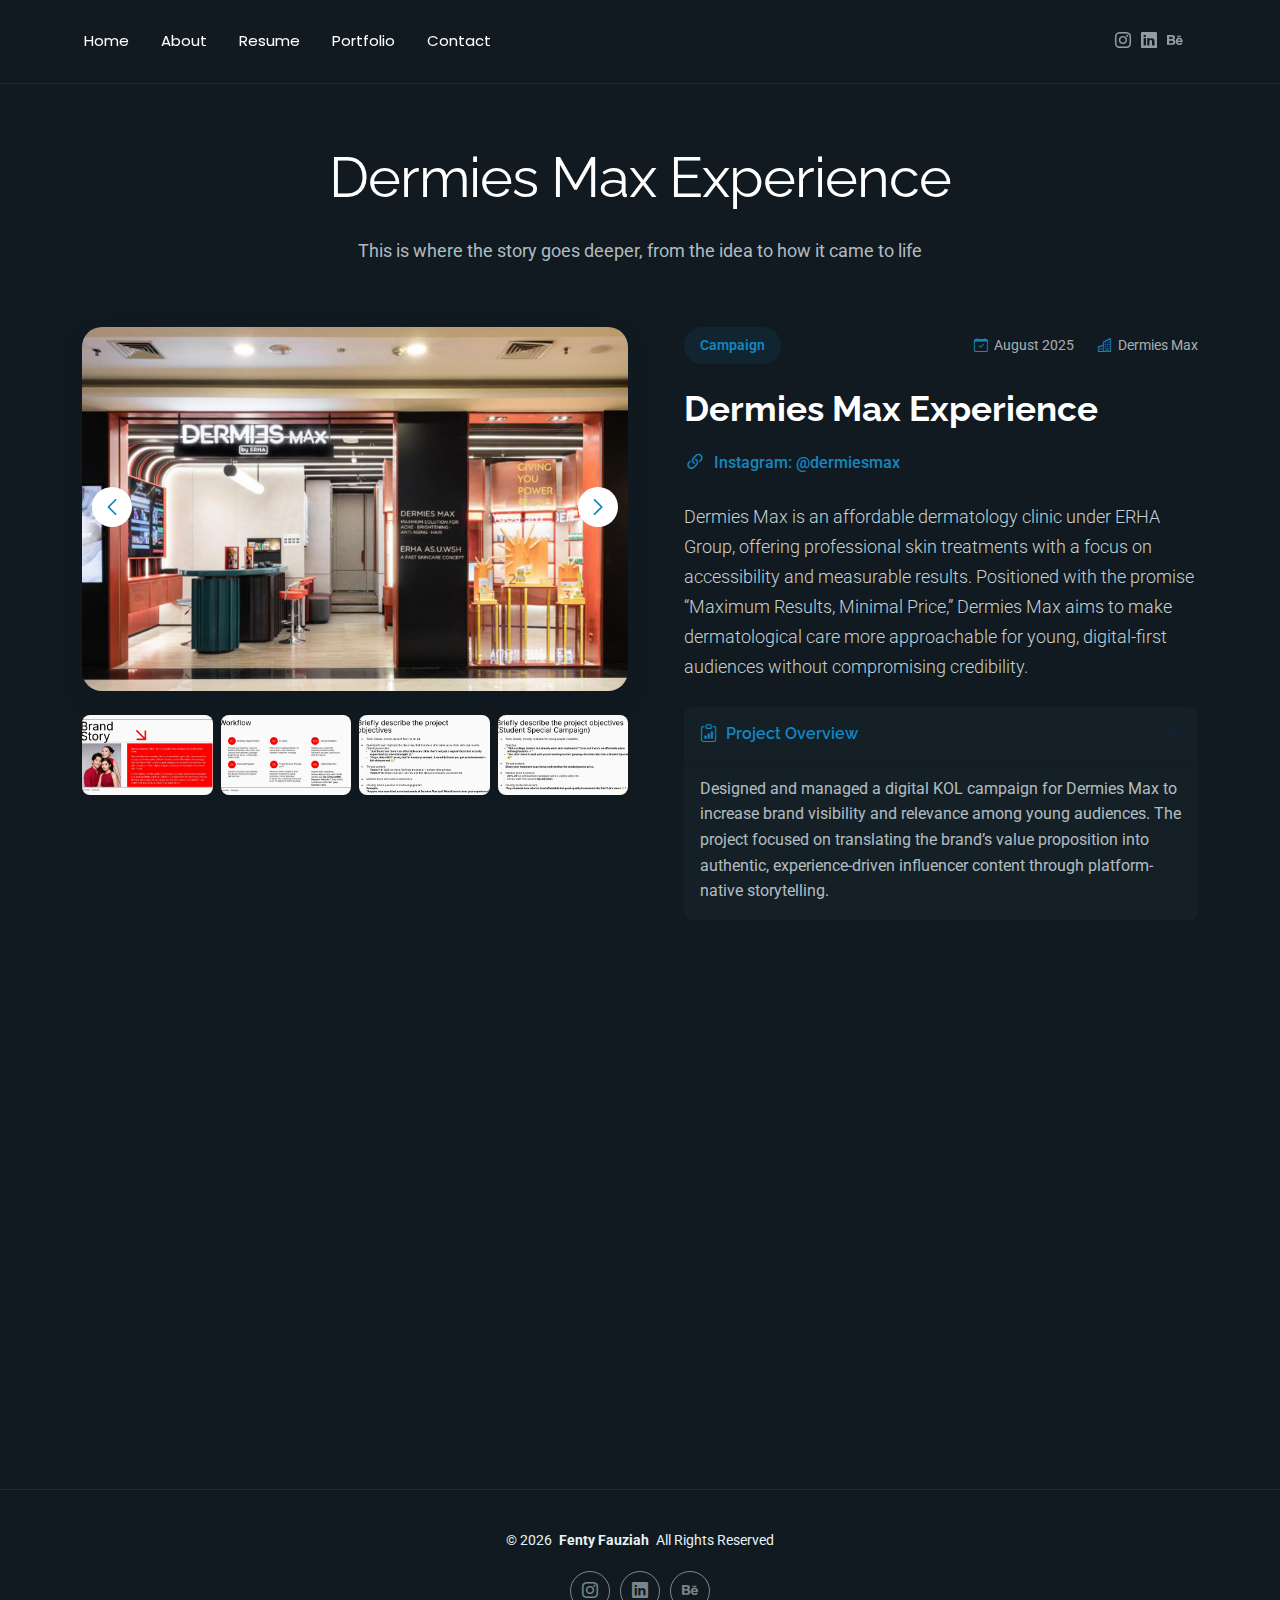
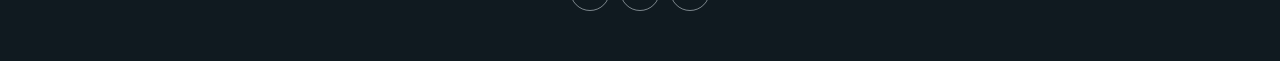
<file: dermies-max-experience.html>
<!DOCTYPE html>
<html lang="en">

<head>
  <meta charset="utf-8">
  <meta content="width=device-width, initial-scale=1.0" name="viewport">
  <title>Dermies Max Experience</title>
  <meta name="description" content="">
  <meta name="keywords" content="">

  <!-- Favicons -->
  <link href="assets/img/favicon.png" rel="icon">
  <link href="assets/img/apple-touch-icon.png" rel="apple-touch-icon">

  <!-- Fonts -->
  <link href="https://fonts.googleapis.com" rel="preconnect">
  <link href="https://fonts.gstatic.com" rel="preconnect" crossorigin>
  <link href="https://fonts.googleapis.com/css2?family=Roboto:ital,wght@0,100;0,300;0,400;0,500;0,700;0,900;1,100;1,300;1,400;1,500;1,700;1,900&family=Poppins:ital,wght@0,100;0,200;0,300;0,400;0,500;0,600;0,700;0,800;0,900;1,100;1,200;1,300;1,400;1,500;1,600;1,700;1,800;1,900&family=Raleway:ital,wght@0,100;0,200;0,300;0,400;0,500;0,600;0,700;0,800;0,900;1,100;1,200;1,300;1,400;1,500;1,600;1,700;1,800;1,900&display=swap" rel="stylesheet">

  <!-- Vendor CSS Files -->
  <link href="assets/vendor/bootstrap/css/bootstrap.min.css" rel="stylesheet">
  <link href="assets/vendor/bootstrap-icons/bootstrap-icons.css" rel="stylesheet">
  <link href="assets/vendor/aos/aos.css" rel="stylesheet">
  <link href="assets/vendor/swiper/swiper-bundle.min.css" rel="stylesheet">
  <link href="assets/vendor/glightbox/css/glightbox.min.css" rel="stylesheet">

  <!-- Main CSS File -->
  <link href="assets/css/main.css" rel="stylesheet">

  <!-- =======================================================
  * Template Name: FolioOne
  * Template URL: https://bootstrapmade.com/folioone-bootstrap-portfolio-website-template/
  * Updated: Aug 23 2025 with Bootstrap v5.3.7
  * Author: BootstrapMade.com
  * License: https://bootstrapmade.com/license/
  ======================================================== -->
  
</head>

<body class="portfolio-details-page">

  <header id="header" class="header d-flex align-items-center light-background sticky-top">
    <div class="container position-relative d-flex align-items-center justify-content-between">

      <!-- <a href="index.html" class="logo d-flex align-items-center me-auto me-xl-0">
      <img src="assets/img/logo.webp" alt="">
      <h1 class="sitename">FolioOne</h1> 
    </a> -->

      <nav id="navmenu" class="navmenu">
        <ul>
          <li><a href="index.html">Home</a></li>
          <li><a href="about.html">About</a></li>
          <li><a href="resume.html">Resume</a></li>
          <!-- <li><a href="services.html">Services</a></li> -->
          <li><a href="portfolio.html">Portfolio</a></li>
          <!-- <li class="dropdown"><a href="#"><span>Dropdown</span> <i class="bi bi-chevron-down toggle-dropdown"></i></a>
            <ul>
              <li><a href="#">Dropdown 1</a></li>
              <li class="dropdown"><a href="#"><span>Deep Dropdown</span> <i class="bi bi-chevron-down toggle-dropdown"></i></a>
                <ul>
                  <li><a href="#">Deep Dropdown 1</a></li>
                  <li><a href="#">Deep Dropdown 2</a></li>
                  <li><a href="#">Deep Dropdown 3</a></li>
                  <li><a href="#">Deep Dropdown 4</a></li>
                  <li><a href="#">Deep Dropdown 5</a></li>
                </ul>
              </li>
              <li><a href="#">Dropdown 2</a></li>
              <li><a href="#">Dropdown 3</a></li>
              <li><a href="#">Dropdown 4</a></li>
            </ul>
          </li> -->
          <li><a href="contact.html">Contact</a></li>
        </ul>
        <i class="mobile-nav-toggle d-xl-none bi bi-list"></i>
      </nav>

      <div class="header-social-links">
        <!-- <a href="#" class="twitter"><i class="bi bi-twitter-x"></i></a>
        <a href="#" class="facebook"><i class="bi bi-facebook"></i></a> -->
        <a href="https://www.instagram.com/fentyfni/" class="instagram"><i class="bi bi-instagram"></i></a>
        <a href="https://www.linkedin.com/in/fentyfni/" class="linkedin"><i class="bi bi-linkedin"></i></a>
        <a href="https://www.behance.net/fentyfni" class="behance"><i class="bi bi-behance"></i></a>
      </div>

    </div>
  </header>

  <main class="main">

    <!-- Portfolio Details Section -->
    <section id="portfolio-details" class="portfolio-details section">

      <!-- Section Title -->
      <div class="container section-title" data-aos="fade-up">
        <h2>Dermies Max Experience</h2>
        <p>This is where the story goes deeper, from the idea to how it came to life</p>
      </div><!-- End Section Title -->

      <div class="container" data-aos="fade-up" data-aos-delay="100">

        <div class="row gy-4">
          <div class="col-lg-6" data-aos="fade-right">
            <div class="portfolio-details-media">
              <div class="main-image">
                <div class="portfolio-details-slider swiper init-swiper" data-aos="zoom-in">
                  <script type="application/json" class="swiper-config">
                    {
                      "loop": true,
                      "speed": 1000,
                      "autoplay": {
                        "delay": 6000
                      },
                      "effect": "creative",
                      "creativeEffect": {
                        "prev": {
                          "shadow": true,
                          "translate": [0, 0, -400]
                        },
                        "next": {
                          "translate": ["100%", 0, 0]
                        }
                      },
                      "slidesPerView": 1,
                      "navigation": {
                        "nextEl": ".swiper-button-next",
                        "prevEl": ".swiper-button-prev"
                      }
                    }
                  </script>
                  <div class="swiper-wrapper">
                    <div class="swiper-slide">
                      <img src="assets/img/portfolio/dermiesmax/dermiesmax_clinic.jpg" alt="Portfolio Image" class="img-fluid">
                    </div>
                    <div class="swiper-slide">
                      <img src="assets/img/portfolio/dermiesmax/dermiesmax_acne_free_skin.jpg" alt="Portfolio Image" class="img-fluid">
                    </div>
                    <div class="swiper-slide">
                      <img src="assets/img/portfolio/dermiesmax/dermiesmax_glowing_skin.jpg" alt="Portfolio Image" class="img-fluid">
                    </div>
                  </div>
                  <div class="swiper-button-prev"></div>
                  <div class="swiper-button-next"></div>
                </div>
              </div>

              <div class="thumbnail-grid" data-aos="fade-up" data-aos-delay="200">
                <div class="row g-2 mt-3">
                  <!-- <div class="col-3">
                    <img src="assets/img/portfolio/Dermies Max Experience Campaign (1).jpg" alt="" class="img-fluid glightbox">
                  </div>
                  <div class="col-3">
                    <img src="assets/img/portfolio/Dermies Max Experience Campaign (2).jpg" alt="" class="img-fluid glightbox">
                  </div> -->
                  <div class="col-3">
                    <img src="assets/img/portfolio/dermiesmax/dermies_brand_story.jpg" alt="KOL campaign brand story presentation for Dermies Max by ERHA, prepared and managed by campaign manager to align influencer content with brand positioning and affordable dermatology." class="img-fluid glightbox">
                  </div>
                  <div class="col-3">
                    <img src="assets/img/portfolio/dermiesmax/dermies_workflow_KOL.jpg" alt="Influencer campaign workflow for Dermies Max, outlining booking, clinic visit, content documentation, review posting, and payment process managed by campaign management." class="img-fluid glightbox">
                  </div>
                  <div class="col-3">
                    <img src="assets/img/portfolio/dermiesmax/dermies_brief.jpg" alt="Influencer content brief for Dermies Max acne treatment campaign, created by campaign manager to guide KOLs on storytelling, tone, posting structure, and engagement objectives." class="img-fluid glightbox">
                  </div>
                  <div class="col-3">
                    <img src="assets/img/portfolio/dermiesmax/dermies_brief_student.jpg" alt="Student-focused influencer campaign brief for Dermies Max, managed to communicate affordable skincare treatments and promotional offers through relatable KOL content." class="img-fluid glightbox">
                  </div>
                  <!-- <div class="col-3">
                    <img src="assets/img/portfolio/Dermies Max Experience Campaign (7).jpg" alt="" class="img-fluid glightbox">
                  </div> -->
                </div>
              </div>

              <div class="tech-stack-badges" data-aos="fade-up" data-aos-delay="300">
                <span>KOL Marketing</span>
                <span>Influencer Strategy</span>
                <span>Health & Beauty Branding</span>
                <span>Digital Campaign</span>
                <span>Brand Awareness</span>
              </div>
            </div>
          </div>

          <div class="col-lg-6" data-aos="fade-left">
            <div class="portfolio-details-content">
              <div class="project-meta">
                <div class="badge-wrapper">
                  <span class="project-badge">Campaign</span>
                </div>
                <div class="date-client">
                  <div class="meta-item">
                    <i class="bi bi-calendar-check"></i>
                    <span>August 2025</span>
                  </div>
                  <div class="meta-item">
                    <i class="bi bi-buildings"></i>
                    <span>Dermies Max</span>
                  </div>
                </div>
              </div>

              <h2 class="project-title">Dermies Max Experience</h2>

              <div class="project-website">
                <i class="bi bi-link-45deg"></i>
                <a href="https://www.instagram.com/dermiesmax/" target="_blank">Instagram: @dermiesmax</a>
              </div>

              <div class="project-overview">
                <p class="lead">
                  Dermies Max is an affordable dermatology clinic under ERHA Group, offering professional skin treatments with a focus on accessibility and measurable results. Positioned with the promise “Maximum Results, Minimal Price,” Dermies Max aims to make dermatological care more approachable for young, digital-first audiences without compromising credibility.
                </p>

                <div class="accordion project-accordion" id="portfolio-details-projectAccordion">
                  <div class="accordion-item" data-aos="fade-up">
                    <h2 class="accordion-header">
                      <button class="accordion-button" type="button" data-bs-toggle="collapse" data-bs-target="#portfolio-details-collapse-1" aria-expanded="true" aria-controls="collapseOne">
                        <i class="bi bi-clipboard-data me-2"></i> Project Overview
                      </button>
                    </h2>
                    <div id="portfolio-details-collapse-1" class="accordion-collapse collapse show" data-bs-parent="#portfolio-details-projectAccordion">
                      <div class="accordion-body">
                        <p>Designed and managed a digital KOL campaign for Dermies Max to increase brand visibility and relevance among young audiences. The project focused on translating the brand’s value proposition into authentic, experience-driven influencer content through platform-native storytelling.</p>
                      </div>
                    </div>
                  </div>

                  <div class="accordion-item" data-aos="fade-up" data-aos-delay="100">
                    <h2 class="accordion-header">
                      <button class="accordion-button collapsed" type="button" data-bs-toggle="collapse" data-bs-target="#portfolio-details-collapse-2" aria-expanded="false" aria-controls="collapseTwo">
                        <i class="bi bi-exclamation-diamond me-2"></i> The Challenge
                      </button>
                    </h2>
                    <div id="portfolio-details-collapse-2" class="accordion-collapse collapse" data-bs-parent="#portfolio-details-projectAccordion">
                      <div class="accordion-body">
                        <p>Dermies Max faced the challenge of building trust and relevance among young audiences, particularly in communicating dermatology services that are often perceived as clinical, intimidating, or overly technical.</p>
                      <ul>
                      <li>Establishing credibility while remaining approachable.</li>
                      <li>Translating medical treatments into relatable digital narratives.</li>
                      <li>Maintaining consistent brand messaging across multiple influencers.</li>
                      </ul>
                        </ul>
                      </div>
                    </div>
                  </div>

                  <div class="accordion-item" data-aos="fade-up" data-aos-delay="200">
                    <h2 class="accordion-header">
                      <button class="accordion-button collapsed" type="button" data-bs-toggle="collapse" data-bs-target="#portfolio-details-collapse-3" aria-expanded="false" aria-controls="collapseThree">
                        <i class="bi bi-award me-2"></i> The Solution
                      </button>
                    </h2>
                    <div id="portfolio-details-collapse-3" class="accordion-collapse collapse" data-bs-parent="#portfolio-details-projectAccordion">
                      <div class="accordion-body">
                        <p>The scope of work focused on planning and executing a digital KOL campaign that could translate Dermies Max&rsquo;s clinical offerings into relatable and engaging content for young audiences across social platforms.</p>
                      <ul>
                      <li>Campaign planning and digital storytelling strategy.</li>
                      <li>KOL campaign concept development.</li>
                      <li>KOL briefing and message alignment.</li>
                      <li>Content direction for platform-native formats (Twitter threads).</li>
                      <li>Influencer coordination and content quality control.</li>
                      </ul>
                      </div>
                    </div>
                  </div>
                </div>
              </div>

              <div class="project-features" data-aos="fade-up" data-aos-delay="300">
                <h3><i class="bi bi-stars"></i> Key Features</h3>
                <div class="row g-3">
                  <div class="col-md-6">
                    <ul class="feature-list">
                      <li><i class="bi bi-check2-circle"></i> Credibility-Driven Influencer Strategy</li>
                      <li><i class="bi bi-check2-circle"></i> Educational Content Framework</li>
                      <li><i class="bi bi-check2-circle"></i> Brand-Safe Messaging & Compliance</li>
                    </ul>
                  </div>
                  <div class="col-md-6">
                    <ul class="feature-list">
                      <li><i class="bi bi-check2-circle"></i> Authentic Storytelling Collaboration</li>
                      <li><i class="bi bi-check2-circle"></i> Multi-Platform Content Activation</li>
                      <li><i class="bi bi-check2-circle"></i> Performance Monitoring & Insight Evaluation</li>
                    </ul>
                  </div>
                </div>
              </div>

              <div class="cta-buttons" data-aos="fade-up" data-aos-delay="400">
                <a href="https://www.instagram.com/dermiesmax/" target="_blank" class="btn-view-project">View Live Project</a>
                <a href="project-manager.html" class="btn-next-project">Next Project <i class="bi bi-arrow-right"></i></a>
              </div>
            </div>
          </div>
        </div>

      </div>

    </section><!-- /Portfolio Details Section -->

  </main>

  <footer id="footer" class="footer">

    <div class="container">
      <div class="copyright text-center ">
        <p>© <span>2026</span> <strong class="px-1 sitename">Fenty Fauziah</strong> <span>All Rights Reserved<br></span></p>
      </div>
      <div class="social-links d-flex justify-content-center">
        <!-- <a href=""><i class="bi bi-twitter-x"></i></a> -->
        <a href="https://www.instagram.com/fentyfni/" target="_blank"><i class="bi bi-instagram"></i></a>
        <a href="https://www.linkedin.com/in/fentyfni/" target="_blank"><i class="bi bi-linkedin"></i></a>
        <a href="https://www.behance.net/fentyfni" target="_blank"><i class="bi bi-behance"></i></a>
      </div>
      <div class="credits">
        <!-- All the links in the footer should remain intact. -->
        <!-- You can delete the links only if you've purchased the pro version. -->
        <!-- Licensing information: https://bootstrapmade.com/license/ -->
        <!-- Purchase the pro version with working PHP/AJAX contact form: [buy-url] -->
        <!-- Designed by <a href="https://bootstrapmade.com/">BootstrapMade</a> -->
      </div>
    </div>

  </footer>

  <!-- Scroll Top -->
  <a href="#" id="scroll-top" class="scroll-top d-flex align-items-center justify-content-center"><i class="bi bi-arrow-up-short"></i></a>

  <!-- Preloader -->
  <div id="preloader"></div>

  <!-- Vendor JS Files -->
  <script src="assets/vendor/bootstrap/js/bootstrap.bundle.min.js"></script>
  <script src="assets/vendor/php-email-form/validate.js"></script>
  <script src="assets/vendor/aos/aos.js"></script>
  <script src="assets/vendor/typed.js/typed.umd.js"></script>
  <script src="assets/vendor/waypoints/noframework.waypoints.js"></script>
  <script src="assets/vendor/purecounter/purecounter_vanilla.js"></script>
  <script src="assets/vendor/swiper/swiper-bundle.min.js"></script>
  <script src="assets/vendor/imagesloaded/imagesloaded.pkgd.min.js"></script>
  <script src="assets/vendor/isotope-layout/isotope.pkgd.min.js"></script>
  <script src="assets/vendor/glightbox/js/glightbox.min.js"></script>

  <!-- Main JS File -->
  <script src="assets/js/main.js"></script>

</body>

</html>
</file>
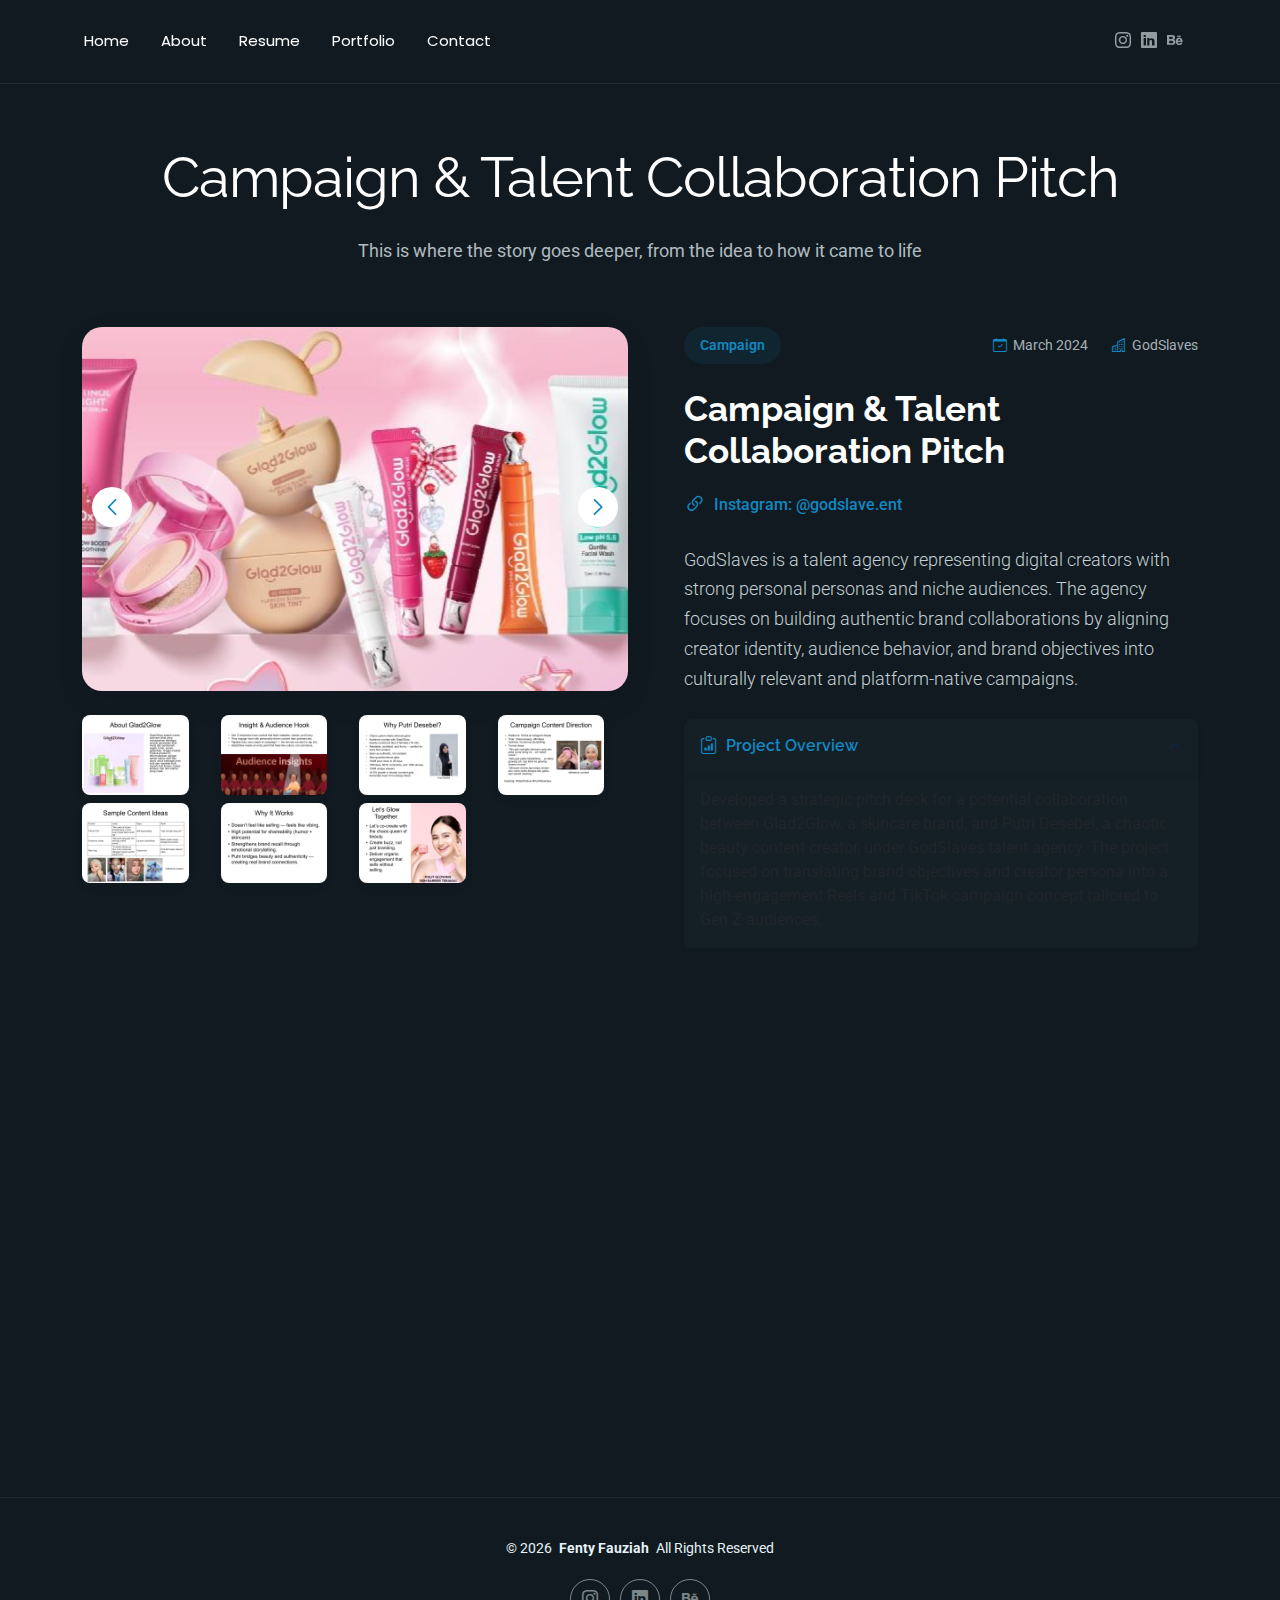
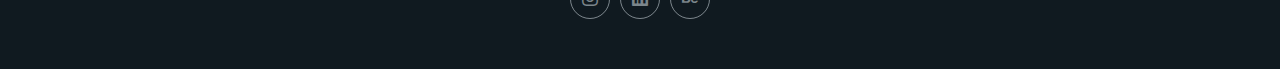
<file: godslaves-2024.html>
<!DOCTYPE html>
<html lang="en">

<head>
  <meta charset="utf-8">
  <meta content="width=device-width, initial-scale=1.0" name="viewport">
  <title>Campaign & Talent Collaboration Pitch</title>
  <meta name="description" content="">
  <meta name="keywords" content="">

  <!-- Favicons -->
  <link href="assets/img/favicon.png" rel="icon">
  <link href="assets/img/apple-touch-icon.png" rel="apple-touch-icon">

  <!-- Fonts -->
  <link href="https://fonts.googleapis.com" rel="preconnect">
  <link href="https://fonts.gstatic.com" rel="preconnect" crossorigin>
  <link href="https://fonts.googleapis.com/css2?family=Roboto:ital,wght@0,100;0,300;0,400;0,500;0,700;0,900;1,100;1,300;1,400;1,500;1,700;1,900&family=Poppins:ital,wght@0,100;0,200;0,300;0,400;0,500;0,600;0,700;0,800;0,900;1,100;1,200;1,300;1,400;1,500;1,600;1,700;1,800;1,900&family=Raleway:ital,wght@0,100;0,200;0,300;0,400;0,500;0,600;0,700;0,800;0,900;1,100;1,200;1,300;1,400;1,500;1,600;1,700;1,800;1,900&display=swap" rel="stylesheet">

  <!-- Vendor CSS Files -->
  <link href="assets/vendor/bootstrap/css/bootstrap.min.css" rel="stylesheet">
  <link href="assets/vendor/bootstrap-icons/bootstrap-icons.css" rel="stylesheet">
  <link href="assets/vendor/aos/aos.css" rel="stylesheet">
  <link href="assets/vendor/swiper/swiper-bundle.min.css" rel="stylesheet">
  <link href="assets/vendor/glightbox/css/glightbox.min.css" rel="stylesheet">

  <!-- Main CSS File -->
  <link href="assets/css/main.css" rel="stylesheet">

  <!-- =======================================================
  * Template Name: FolioOne
  * Template URL: https://bootstrapmade.com/folioone-bootstrap-portfolio-website-template/
  * Updated: Aug 23 2025 with Bootstrap v5.3.7
  * Author: BootstrapMade.com
  * License: https://bootstrapmade.com/license/
  ======================================================== -->
  
</head>

<body class="portfolio-details-page">

  <header id="header" class="header d-flex align-items-center light-background sticky-top">
    <div class="container position-relative d-flex align-items-center justify-content-between">

      <!-- <a href="index.html" class="logo d-flex align-items-center me-auto me-xl-0">
      <img src="assets/img/logo.webp" alt="">
      <h1 class="sitename">FolioOne</h1> 
    </a> -->

      <nav id="navmenu" class="navmenu">
        <ul>
          <li><a href="index.html">Home</a></li>
          <li><a href="about.html">About</a></li>
          <li><a href="resume.html">Resume</a></li>
          <!-- <li><a href="services.html">Services</a></li> -->
          <li><a href="portfolio.html">Portfolio</a></li>
          <!-- <li class="dropdown"><a href="#"><span>Dropdown</span> <i class="bi bi-chevron-down toggle-dropdown"></i></a>
            <ul>
              <li><a href="#">Dropdown 1</a></li>
              <li class="dropdown"><a href="#"><span>Deep Dropdown</span> <i class="bi bi-chevron-down toggle-dropdown"></i></a>
                <ul>
                  <li><a href="#">Deep Dropdown 1</a></li>
                  <li><a href="#">Deep Dropdown 2</a></li>
                  <li><a href="#">Deep Dropdown 3</a></li>
                  <li><a href="#">Deep Dropdown 4</a></li>
                  <li><a href="#">Deep Dropdown 5</a></li>
                </ul>
              </li>
              <li><a href="#">Dropdown 2</a></li>
              <li><a href="#">Dropdown 3</a></li>
              <li><a href="#">Dropdown 4</a></li>
            </ul>
          </li> -->
          <li><a href="contact.html">Contact</a></li>
        </ul>
        <i class="mobile-nav-toggle d-xl-none bi bi-list"></i>
      </nav>

      <div class="header-social-links">
        <!-- <a href="#" class="twitter"><i class="bi bi-twitter-x"></i></a>
        <a href="#" class="facebook"><i class="bi bi-facebook"></i></a> -->
        <a href="https://www.instagram.com/fentyfni/" class="instagram"><i class="bi bi-instagram"></i></a>
        <a href="https://www.linkedin.com/in/fentyfni/" class="linkedin"><i class="bi bi-linkedin"></i></a>
        <a href="https://www.behance.net/fentyfni" class="behance"><i class="bi bi-behance"></i></a>
      </div>

    </div>
  </header>

  <main class="main">

    <!-- Portfolio Details Section -->
    <section id="portfolio-details" class="portfolio-details section">

      <!-- Section Title -->
      <div class="container section-title" data-aos="fade-up">
        <h2>Campaign & Talent Collaboration Pitch</h2>
        <p>This is where the story goes deeper, from the idea to how it came to life</p>
      </div><!-- End Section Title -->

      <div class="container" data-aos="fade-up" data-aos-delay="100">

        <div class="row gy-4">
          <div class="col-lg-6" data-aos="fade-right">
            <div class="portfolio-details-media">
              <div class="main-image">
                <div class="portfolio-details-slider swiper init-swiper" data-aos="zoom-in">
                  <script type="application/json" class="swiper-config">
                    {
                      "loop": true,
                      "speed": 1000,
                      "autoplay": {
                        "delay": 6000
                      },
                      "effect": "creative",
                      "creativeEffect": {
                        "prev": {
                          "shadow": true,
                          "translate": [0, 0, -400]
                        },
                        "next": {
                          "translate": ["100%", 0, 0]
                        }
                      },
                      "slidesPerView": 1,
                      "navigation": {
                        "nextEl": ".swiper-button-next",
                        "prevEl": ".swiper-button-prev"
                      }
                    }
                  </script>
                  <div class="swiper-wrapper">
                    <div class="swiper-slide">
                      <img src="assets/img/portfolio/glad2glow/Glad2Glow_KOL.png" alt="Portfolio Image" class="img-fluid">
                    </div>
                    <div class="swiper-slide">
                      <img src="assets/img/portfolio/glad2glow/Glad2Glow_Pitch_Deck.jpg" alt="Portfolio Image" class="img-fluid">
                    </div>
                    <!-- <div class="swiper-slide">
                      <img src="assets/img/portfolio/lokatara/lokatara_deck_power_point_pupuk_indonesia.jpg" alt="Portfolio Image" class="img-fluid">
                    </div> -->
                  </div>
                  <div class="swiper-button-prev"></div>
                  <div class="swiper-button-next"></div>
                </div>
              </div>

              <div class="thumbnail-grid" data-aos="fade-up" data-aos-delay="200">
                <div class="row g-2 mt-3">
                  <!-- <div class="col-3">
                    <img src="assets/img/portfolio/Dermies Max Experience Campaign (1).jpg" alt="" class="img-fluid glightbox">
                  </div>
                  <div class="col-3">
                    <img src="assets/img/portfolio/Dermies Max Experience Campaign (2).jpg" alt="" class="img-fluid glightbox">
                  </div> -->
                  <div class="col-3">
                    <img src="assets/img/portfolio/glad2glow/Glad2Glow_Pitch_Deck_1.jpg" alt="Brand overview slide for Glad2Glow skincare, included in influencer campaign pitch to align brand values with content and talent collaboration strategy." class="img-fluid glightbox">
                  </div>
                  <div class="col-3">
                    <img src="assets/img/portfolio/glad2glow/Glad2Glow_Pitch_Deck_2.jpg" alt="Target audience visualization used in Glad2Glow KOL campaign pitch to define cultural entry points and organic engagement strategy." class="img-fluid glightbox">
                  </div>
                  <div class="col-3">
                    <img src="assets/img/portfolio/glad2glow/Glad2Glow_Pitch_Deck_3.jpg" alt="Influencer selection rationale slide for Glad2Glow campaign, presenting data-driven reasons for choosing Putri Desebel as KOL to reach Gen Z skincare audience." class="img-fluid glightbox">
                  </div>
                  <div class="col-3">
                    <img src="assets/img/portfolio/glad2glow/Glad2Glow_Pitch_Deck_4.jpg" alt="Campaign content direction for Glad2Glow TikTok and Instagram Reels, outlining tone, storytelling style, and platform strategy by campaign manager." class="img-fluid glightbox">
                  </div>
                  <div class="col-3">
                    <img src="assets/img/portfolio/glad2glow/Glad2Glow_Pitch_Deck_5.jpg" alt="Sample content ideas for Glad2Glow influencer campaign, curated to guide KOL storytelling, hooks, and relatable Gen Z formats." class="img-fluid glightbox">
                  </div>
                  <div class="col-3">
                    <img src="assets/img/portfolio/glad2glow/Glad2Glow_Pitch_Deck_6.png" alt="Strategic justification slide explaining why the Glad2Glow influencer campaign works, focusing on authenticity, shareability, and emotional storytelling." class="img-fluid glightbox">
                  </div>
                  <div class="col-3">
                    <img src="assets/img/portfolio/glad2glow/Glad2Glow_Pitch_Deck_7.jpg" alt="Talent collaboration pitch slide for Glad2Glow, proposing co-creation with influencer to drive organic buzz and brand engagement." class="img-fluid glightbox">
                  </div>
                </div>
              </div>

              <div class="tech-stack-badges" data-aos="fade-up" data-aos-delay="300">
                <span>KOL Marketing</span>
                <span>Influencer Activation</span>
                <span>Beauty & Lifestyle Branding</span>
                <span>Product Launch Campaign</span>
                <span>Social Media Activation</span>
              </div>
            </div>
          </div>

          <div class="col-lg-6" data-aos="fade-left">
            <div class="portfolio-details-content">
              <div class="project-meta">
                <div class="badge-wrapper">
                  <span class="project-badge">Campaign</span>
                </div>
                <div class="date-client">
                  <div class="meta-item">
                    <i class="bi bi-calendar-check"></i>
                    <span>March 2024</span>
                  </div>
                  <div class="meta-item">
                    <i class="bi bi-buildings"></i>
                    <span>GodSlaves</span>
                  </div>
                </div>
              </div>

              <h2 class="project-title">Campaign & Talent Collaboration Pitch</h2>

              <div class="project-website">
                <i class="bi bi-link-45deg"></i>
                <a href="https://www.instagram.com/godslave.ent/" target="_blank">Instagram: @godslave.ent</a>
              </div>

              <div class="project-overview">
                <p class="lead">
                  GodSlaves is a talent agency representing digital creators with strong personal personas and niche audiences. The agency focuses on building authentic brand collaborations by aligning creator identity, audience behavior, and brand objectives into culturally relevant and platform-native campaigns.
                </p>

                <div class="accordion project-accordion" id="portfolio-details-projectAccordion">
                  <div class="accordion-item" data-aos="fade-up">
                    <h2 class="accordion-header">
                      <button class="accordion-button" type="button" data-bs-toggle="collapse" data-bs-target="#portfolio-details-collapse-1" aria-expanded="true" aria-controls="collapseOne">
                        <i class="bi bi-clipboard-data me-2"></i> Project Overview
                      </button>
                    </h2>
                    <div id="portfolio-details-collapse-1" class="accordion-collapse collapse show" data-bs-parent="#portfolio-details-projectAccordion">
                      <div class="accordion-body">
                        Developed a strategic pitch deck for a potential collaboration between Glad2Glow, a skincare brand, and Putri Desebel, a chaotic beauty content creator, under GodSlaves talent agency. The project focused on translating brand objectives and creator persona into a high-engagement Reels and TikTok campaign concept tailored to Gen Z audiences.
                      </div>
                    </div>
                  </div>

                  <div class="accordion-item" data-aos="fade-up" data-aos-delay="100">
                    <h2 class="accordion-header">
                      <button class="accordion-button collapsed" type="button" data-bs-toggle="collapse" data-bs-target="#portfolio-details-collapse-2" aria-expanded="false" aria-controls="collapseTwo">
                        <i class="bi bi-exclamation-diamond me-2"></i> The Challenge
                      </button>
                    </h2>
                    <div id="portfolio-details-collapse-2" class="accordion-collapse collapse" data-bs-parent="#portfolio-details-projectAccordion">
                      <div class="accordion-body">
                        <p>As a talent agency, GodSlaves needed to present collaborations that felt organic and credible to brands, while staying true to the creator&rsquo;s established persona and audience expectations.</p>
                        <ul>
                        <li>Ensuring strong alignment between brand values and creator identity.</li>
                        <li>Avoiding overly promotional content that could weaken creator authenticity.</li>
                        <li>Convincing brand stakeholders of creator&ndash;brand fit through strategic storytelling.</li>
                        </ul>
                      </div>
                    </div>
                  </div>

                  <div class="accordion-item" data-aos="fade-up" data-aos-delay="200">
                    <h2 class="accordion-header">
                      <button class="accordion-button collapsed" type="button" data-bs-toggle="collapse" data-bs-target="#portfolio-details-collapse-3" aria-expanded="false" aria-controls="collapseThree">
                        <i class="bi bi-award me-2"></i> The Solution
                      </button>
                    </h2>
                    <div id="portfolio-details-collapse-3" class="accordion-collapse collapse" data-bs-parent="#portfolio-details-projectAccordion">
                      <div class="accordion-body">
                        <p>To address these challenges, I developed a strategic collaboration concept that balanced brand credibility with creator authenticity. The pitch emphasized emotional storytelling, humor, and platform-native formats tailored to Gen Z behavior on Reels and TikTok.</p>
                        <ul>
                        <li>Built a clear campaign narrative connecting brand goals and creator persona.</li>
                        <li>Defined content pillars aligned with audience behavior and platform trends.</li>
                        <li>Structured the pitch deck to highlight creator fit, engagement logic, and storytelling flow.</li>
                        </ul>
                      </div>
                    </div>
                  </div>
                </div>
              </div>

              <div class="project-features" data-aos="fade-up" data-aos-delay="300">
                <h3><i class="bi bi-stars"></i> Key Features</h3>
                <div class="row g-3">
                  <div class="col-md-6">
                    <ul class="feature-list">
                      <li><i class="bi bi-check2-circle"></i> Influencer-Led Product Storytelling</li>
                      <li><i class="bi bi-check2-circle"></i> Strategic KOL Selection</li>
                      <li><i class="bi bi-check2-circle"></i> Launch-Focused Content Strategy</li>
                    </ul>
                  </div>
                  <div class="col-md-6">
                    <ul class="feature-list">
                      <li><i class="bi bi-check2-circle"></i> Multi-Format Content Activation</li>
                      <li><i class="bi bi-check2-circle"></i> Brand-Consistent Visual Direction</li>
                      <li><i class="bi bi-check2-circle"></i> Performance Tracking & Campaign Evaluation</li>
                    </ul>
                  </div>
                </div>
              </div>

              <div class="cta-buttons" data-aos="fade-up" data-aos-delay="400">
                <a href="https://www.instagram.com/godslave.ent/" target="_blank" class="btn-view-project">View Live Project</a>
                <a href="instagram-growth-and-content-strategy.html" class="btn-next-project">Next Project <i class="bi bi-arrow-right"></i></a>
              </div>
            </div>
          </div>
        </div>

      </div>

    </section><!-- /Portfolio Details Section -->

  </main>

  <footer id="footer" class="footer">

    <div class="container">
      <div class="copyright text-center ">
        <p>© <span>2026</span> <strong class="px-1 sitename">Fenty Fauziah</strong> <span>All Rights Reserved<br></span></p>
      </div>
      <div class="social-links d-flex justify-content-center">
        <!-- <a href=""><i class="bi bi-twitter-x"></i></a> -->
        <a href="https://www.instagram.com/fentyfni/" target="_blank"><i class="bi bi-instagram"></i></a>
        <a href="https://www.linkedin.com/in/fentyfni/" target="_blank"><i class="bi bi-linkedin"></i></a>
        <a href="https://www.behance.net/fentyfni" target="_blank"><i class="bi bi-behance"></i></a>
      </div>
      <div class="credits">
        <!-- All the links in the footer should remain intact. -->
        <!-- You can delete the links only if you've purchased the pro version. -->
        <!-- Licensing information: https://bootstrapmade.com/license/ -->
        <!-- Purchase the pro version with working PHP/AJAX contact form: [buy-url] -->
        <!-- Designed by <a href="https://bootstrapmade.com/">BootstrapMade</a> -->
      </div>
    </div>

  </footer>

  <!-- Scroll Top -->
  <a href="#" id="scroll-top" class="scroll-top d-flex align-items-center justify-content-center"><i class="bi bi-arrow-up-short"></i></a>

  <!-- Preloader -->
  <div id="preloader"></div>

  <!-- Vendor JS Files -->
  <script src="assets/vendor/bootstrap/js/bootstrap.bundle.min.js"></script>
  <script src="assets/vendor/php-email-form/validate.js"></script>
  <script src="assets/vendor/aos/aos.js"></script>
  <script src="assets/vendor/typed.js/typed.umd.js"></script>
  <script src="assets/vendor/waypoints/noframework.waypoints.js"></script>
  <script src="assets/vendor/purecounter/purecounter_vanilla.js"></script>
  <script src="assets/vendor/swiper/swiper-bundle.min.js"></script>
  <script src="assets/vendor/imagesloaded/imagesloaded.pkgd.min.js"></script>
  <script src="assets/vendor/isotope-layout/isotope.pkgd.min.js"></script>
  <script src="assets/vendor/glightbox/js/glightbox.min.js"></script>

  <!-- Main JS File -->
  <script src="assets/js/main.js"></script>

</body>

</html>
</file>
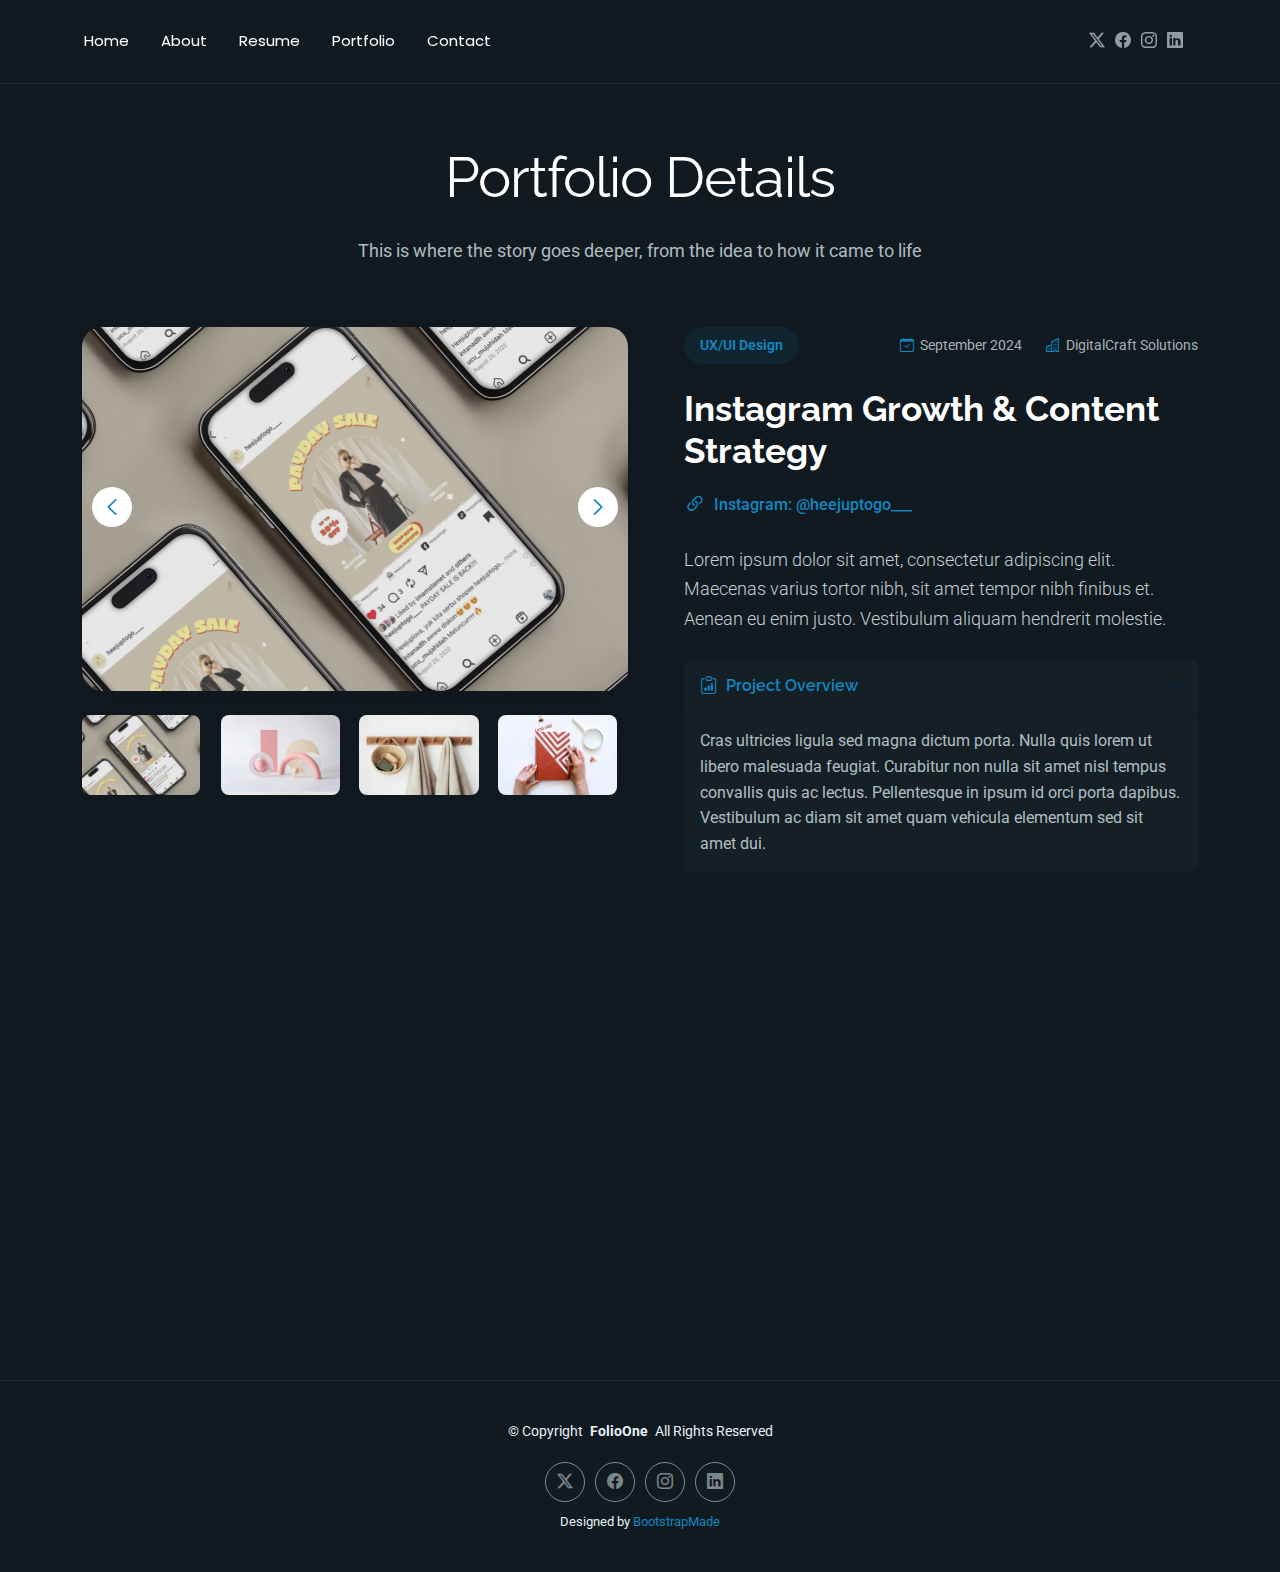
<file: portfolio-details.html>
<!DOCTYPE html>
<html lang="en">

<head>
  <meta charset="utf-8">
  <meta content="width=device-width, initial-scale=1.0" name="viewport">
  <title>Portfolio Details - FolioOne Bootstrap Template</title>
  <meta name="description" content="">
  <meta name="keywords" content="">

  <!-- Favicons -->
  <link href="assets/img/favicon.png" rel="icon">
  <link href="assets/img/apple-touch-icon.png" rel="apple-touch-icon">

  <!-- Fonts -->
  <link href="https://fonts.googleapis.com" rel="preconnect">
  <link href="https://fonts.gstatic.com" rel="preconnect" crossorigin>
  <link href="https://fonts.googleapis.com/css2?family=Roboto:ital,wght@0,100;0,300;0,400;0,500;0,700;0,900;1,100;1,300;1,400;1,500;1,700;1,900&family=Poppins:ital,wght@0,100;0,200;0,300;0,400;0,500;0,600;0,700;0,800;0,900;1,100;1,200;1,300;1,400;1,500;1,600;1,700;1,800;1,900&family=Raleway:ital,wght@0,100;0,200;0,300;0,400;0,500;0,600;0,700;0,800;0,900;1,100;1,200;1,300;1,400;1,500;1,600;1,700;1,800;1,900&display=swap" rel="stylesheet">

  <!-- Vendor CSS Files -->
  <link href="assets/vendor/bootstrap/css/bootstrap.min.css" rel="stylesheet">
  <link href="assets/vendor/bootstrap-icons/bootstrap-icons.css" rel="stylesheet">
  <link href="assets/vendor/aos/aos.css" rel="stylesheet">
  <link href="assets/vendor/swiper/swiper-bundle.min.css" rel="stylesheet">
  <link href="assets/vendor/glightbox/css/glightbox.min.css" rel="stylesheet">

  <!-- Main CSS File -->
  <link href="assets/css/main.css" rel="stylesheet">

  <!-- =======================================================
  * Template Name: FolioOne
  * Template URL: https://bootstrapmade.com/folioone-bootstrap-portfolio-website-template/
  * Updated: Aug 23 2025 with Bootstrap v5.3.7
  * Author: BootstrapMade.com
  * License: https://bootstrapmade.com/license/
  ======================================================== -->
</head>

<body class="portfolio-details-page">

  <header id="header" class="header d-flex align-items-center light-background sticky-top">
    <div class="container position-relative d-flex align-items-center justify-content-between">

      <!-- <a href="index.html" class="logo d-flex align-items-center me-auto me-xl-0">
      <img src="assets/img/logo.webp" alt="">
      <h1 class="sitename">FolioOne</h1> 
    </a> -->

      <nav id="navmenu" class="navmenu">
        <ul>
          <li><a href="index.html">Home</a></li>
          <li><a href="about.html">About</a></li>
          <li><a href="resume.html">Resume</a></li>
          <!-- <li><a href="services.html">Services</a></li> -->
          <li><a href="portfolio.html">Portfolio</a></li>
          <!-- <li class="dropdown"><a href="#"><span>Dropdown</span> <i class="bi bi-chevron-down toggle-dropdown"></i></a>
            <ul>
              <li><a href="#">Dropdown 1</a></li>
              <li class="dropdown"><a href="#"><span>Deep Dropdown</span> <i class="bi bi-chevron-down toggle-dropdown"></i></a>
                <ul>
                  <li><a href="#">Deep Dropdown 1</a></li>
                  <li><a href="#">Deep Dropdown 2</a></li>
                  <li><a href="#">Deep Dropdown 3</a></li>
                  <li><a href="#">Deep Dropdown 4</a></li>
                  <li><a href="#">Deep Dropdown 5</a></li>
                </ul>
              </li>
              <li><a href="#">Dropdown 2</a></li>
              <li><a href="#">Dropdown 3</a></li>
              <li><a href="#">Dropdown 4</a></li>
            </ul>
          </li> -->
          <li><a href="contact.html">Contact</a></li>
        </ul>
        <i class="mobile-nav-toggle d-xl-none bi bi-list"></i>
      </nav>

      <div class="header-social-links">
        <a href="#" class="twitter"><i class="bi bi-twitter-x"></i></a>
        <a href="#" class="facebook"><i class="bi bi-facebook"></i></a>
        <a href="#" class="instagram"><i class="bi bi-instagram"></i></a>
        <a href="#" class="linkedin"><i class="bi bi-linkedin"></i></a>
      </div>

    </div>
  </header>

  <main class="main">

    <!-- Portfolio Details Section -->
    <section id="portfolio-details" class="portfolio-details section">

      <!-- Section Title -->
      <div class="container section-title" data-aos="fade-up">
        <h2>Portfolio Details</h2>
        <p>This is where the story goes deeper, from the idea to how it came to life</p>
      </div><!-- End Section Title -->

      <div class="container" data-aos="fade-up" data-aos-delay="100">

        <div class="row gy-4">
          <div class="col-lg-6" data-aos="fade-right">
            <div class="portfolio-details-media">
              <div class="main-image">
                <div class="portfolio-details-slider swiper init-swiper" data-aos="zoom-in">
                  <script type="application/json" class="swiper-config">
                    {
                      "loop": true,
                      "speed": 1000,
                      "autoplay": {
                        "delay": 6000
                      },
                      "effect": "creative",
                      "creativeEffect": {
                        "prev": {
                          "shadow": true,
                          "translate": [0, 0, -400]
                        },
                        "next": {
                          "translate": ["100%", 0, 0]
                        }
                      },
                      "slidesPerView": 1,
                      "navigation": {
                        "nextEl": ".swiper-button-next",
                        "prevEl": ".swiper-button-prev"
                      }
                    }
                  </script>
                  <div class="swiper-wrapper">
                    <div class="swiper-slide">
                      <img src="assets/img/portfolio/social media heejuptogo.png" alt="Portfolio Image" class="img-fluid">
                    </div>
                    <div class="swiper-slide">
                      <img src="assets/img/portfolio/social media heejuptogo.png" alt="Portfolio Image" class="img-fluid">
                    </div>
                    <div class="swiper-slide">
                      <img src="assets/img/portfolio/social media heejuptogo.png" alt="Portfolio Image" class="img-fluid">
                    </div>
                  </div>
                  <div class="swiper-button-prev"></div>
                  <div class="swiper-button-next"></div>
                </div>
              </div>

              <div class="thumbnail-grid" data-aos="fade-up" data-aos-delay="200">
                <div class="row g-2 mt-3">
                  <div class="col-3">
                    <img src="assets/img/portfolio/social media heejuptogo.png" alt="Gallery Image" class="img-fluid glightbox">
                  </div>
                  <div class="col-3">
                    <img src="assets/img/portfolio/portfolio-6.webp" alt="Gallery Image" class="img-fluid glightbox">
                  </div>
                  <div class="col-3">
                    <img src="assets/img/portfolio/portfolio-11.webp" alt="Gallery Image" class="img-fluid glightbox">
                  </div>
                  <div class="col-3">
                    <img src="assets/img/portfolio/portfolio-12.webp" alt="Gallery Image" class="img-fluid glightbox">
                  </div>
                </div>
              </div>

              <div class="tech-stack-badges" data-aos="fade-up" data-aos-delay="300">
                <span>Angular</span>
                <span>Express.js</span>
                <span>PostgreSQL</span>
                <span>GraphQL</span>
                <span>Firebase</span>
              </div>
            </div>
          </div>

          <div class="col-lg-6" data-aos="fade-left">
            <div class="portfolio-details-content">
              <div class="project-meta">
                <div class="badge-wrapper">
                  <span class="project-badge">UX/UI Design</span>
                </div>
                <div class="date-client">
                  <div class="meta-item">
                    <i class="bi bi-calendar-check"></i>
                    <span>September 2024</span>
                  </div>
                  <div class="meta-item">
                    <i class="bi bi-buildings"></i>
                    <span>DigitalCraft Solutions</span>
                  </div>
                </div>
              </div>

              <h2 class="project-title">Instagram Growth & Content Strategy</h2>

              <div class="project-website">
                <i class="bi bi-link-45deg"></i>
                <a href="https://www.instagram.com/heejuptogo___/" target="_blank">Instagram: @heejuptogo___</a>
              </div>

              <div class="project-overview">
                <p class="lead">
                  Lorem ipsum dolor sit amet, consectetur adipiscing elit. Maecenas varius tortor nibh, sit amet tempor nibh finibus et. Aenean eu enim justo. Vestibulum aliquam hendrerit molestie.
                </p>

                <div class="accordion project-accordion" id="portfolio-details-projectAccordion">
                  <div class="accordion-item" data-aos="fade-up">
                    <h2 class="accordion-header">
                      <button class="accordion-button" type="button" data-bs-toggle="collapse" data-bs-target="#portfolio-details-collapse-1" aria-expanded="true" aria-controls="collapseOne">
                        <i class="bi bi-clipboard-data me-2"></i> Project Overview
                      </button>
                    </h2>
                    <div id="portfolio-details-collapse-1" class="accordion-collapse collapse show" data-bs-parent="#portfolio-details-projectAccordion">
                      <div class="accordion-body">
                        <p>Cras ultricies ligula sed magna dictum porta. Nulla quis lorem ut libero malesuada feugiat. Curabitur non nulla sit amet nisl tempus convallis quis ac lectus. Pellentesque in ipsum id orci porta dapibus. Vestibulum ac diam sit amet quam vehicula elementum sed sit amet dui.</p>
                      </div>
                    </div>
                  </div>

                  <div class="accordion-item" data-aos="fade-up" data-aos-delay="100">
                    <h2 class="accordion-header">
                      <button class="accordion-button collapsed" type="button" data-bs-toggle="collapse" data-bs-target="#portfolio-details-collapse-2" aria-expanded="false" aria-controls="collapseTwo">
                        <i class="bi bi-exclamation-diamond me-2"></i> The Challenge
                      </button>
                    </h2>
                    <div id="portfolio-details-collapse-2" class="accordion-collapse collapse" data-bs-parent="#portfolio-details-projectAccordion">
                      <div class="accordion-body">
                        <p>Mauris blandit aliquet elit, eget tincidunt nibh pulvinar a. Vivamus suscipit tortor eget felis porttitor volutpat. Curabitur aliquet quam id dui posuere blandit. Praesent sapien massa, convallis a pellentesque nec, egestas non nisi. Sed porttitor lectus nibh.</p>
                      </div>
                    </div>
                  </div>

                  <div class="accordion-item" data-aos="fade-up" data-aos-delay="200">
                    <h2 class="accordion-header">
                      <button class="accordion-button collapsed" type="button" data-bs-toggle="collapse" data-bs-target="#portfolio-details-collapse-3" aria-expanded="false" aria-controls="collapseThree">
                        <i class="bi bi-award me-2"></i> The Solution
                      </button>
                    </h2>
                    <div id="portfolio-details-collapse-3" class="accordion-collapse collapse" data-bs-parent="#portfolio-details-projectAccordion">
                      <div class="accordion-body">
                        <p>Donec sollicitudin molestie malesuada. Curabitur arcu erat, accumsan id imperdiet et, porttitor at sem. Vestibulum ante ipsum primis in faucibus orci luctus et ultrices posuere cubilia Curae; Donec velit neque, auctor sit amet aliquam vel, ullamcorper sit amet ligula.</p>
                      </div>
                    </div>
                  </div>
                </div>
              </div>

              <div class="project-features" data-aos="fade-up" data-aos-delay="300">
                <h3><i class="bi bi-stars"></i> Key Features</h3>
                <div class="row g-3">
                  <div class="col-md-6">
                    <ul class="feature-list">
                      <li><i class="bi bi-check2-circle"></i> Real-time Data Visualization</li>
                      <li><i class="bi bi-check2-circle"></i> User Role Management</li>
                      <li><i class="bi bi-check2-circle"></i> Secure Authentication</li>
                    </ul>
                  </div>
                  <div class="col-md-6">
                    <ul class="feature-list">
                      <li><i class="bi bi-check2-circle"></i> Customizable Dashboards</li>
                      <li><i class="bi bi-check2-circle"></i> Data Export Options</li>
                      <li><i class="bi bi-check2-circle"></i> Multi-device Support</li>
                    </ul>
                  </div>
                </div>
              </div>

              <div class="cta-buttons" data-aos="fade-up" data-aos-delay="400">
                <a href="#" class="btn-view-project">View Live Project</a>
                <a href="#" class="btn-next-project">Next Project <i class="bi bi-arrow-right"></i></a>
              </div>
            </div>
          </div>
        </div>

      </div>

    </section><!-- /Portfolio Details Section -->

  </main>

  <footer id="footer" class="footer">

    <div class="container">
      <div class="copyright text-center ">
        <p>© <span>Copyright</span> <strong class="px-1 sitename">FolioOne</strong> <span>All Rights Reserved<br></span></p>
      </div>
      <div class="social-links d-flex justify-content-center">
        <a href=""><i class="bi bi-twitter-x"></i></a>
        <a href=""><i class="bi bi-facebook"></i></a>
        <a href=""><i class="bi bi-instagram"></i></a>
        <a href=""><i class="bi bi-linkedin"></i></a>
      </div>
      <div class="credits">
        <!-- All the links in the footer should remain intact. -->
        <!-- You can delete the links only if you've purchased the pro version. -->
        <!-- Licensing information: https://bootstrapmade.com/license/ -->
        <!-- Purchase the pro version with working PHP/AJAX contact form: [buy-url] -->
        Designed by <a href="https://bootstrapmade.com/">BootstrapMade</a>
      </div>
    </div>

  </footer>

  <!-- Scroll Top -->
  <a href="#" id="scroll-top" class="scroll-top d-flex align-items-center justify-content-center"><i class="bi bi-arrow-up-short"></i></a>

  <!-- Preloader -->
  <div id="preloader"></div>

  <!-- Vendor JS Files -->
  <script src="assets/vendor/bootstrap/js/bootstrap.bundle.min.js"></script>
  <script src="assets/vendor/php-email-form/validate.js"></script>
  <script src="assets/vendor/aos/aos.js"></script>
  <script src="assets/vendor/typed.js/typed.umd.js"></script>
  <script src="assets/vendor/waypoints/noframework.waypoints.js"></script>
  <script src="assets/vendor/purecounter/purecounter_vanilla.js"></script>
  <script src="assets/vendor/swiper/swiper-bundle.min.js"></script>
  <script src="assets/vendor/imagesloaded/imagesloaded.pkgd.min.js"></script>
  <script src="assets/vendor/isotope-layout/isotope.pkgd.min.js"></script>
  <script src="assets/vendor/glightbox/js/glightbox.min.js"></script>

  <!-- Main JS File -->
  <script src="assets/js/main.js"></script>

</body>

</html>
</file>
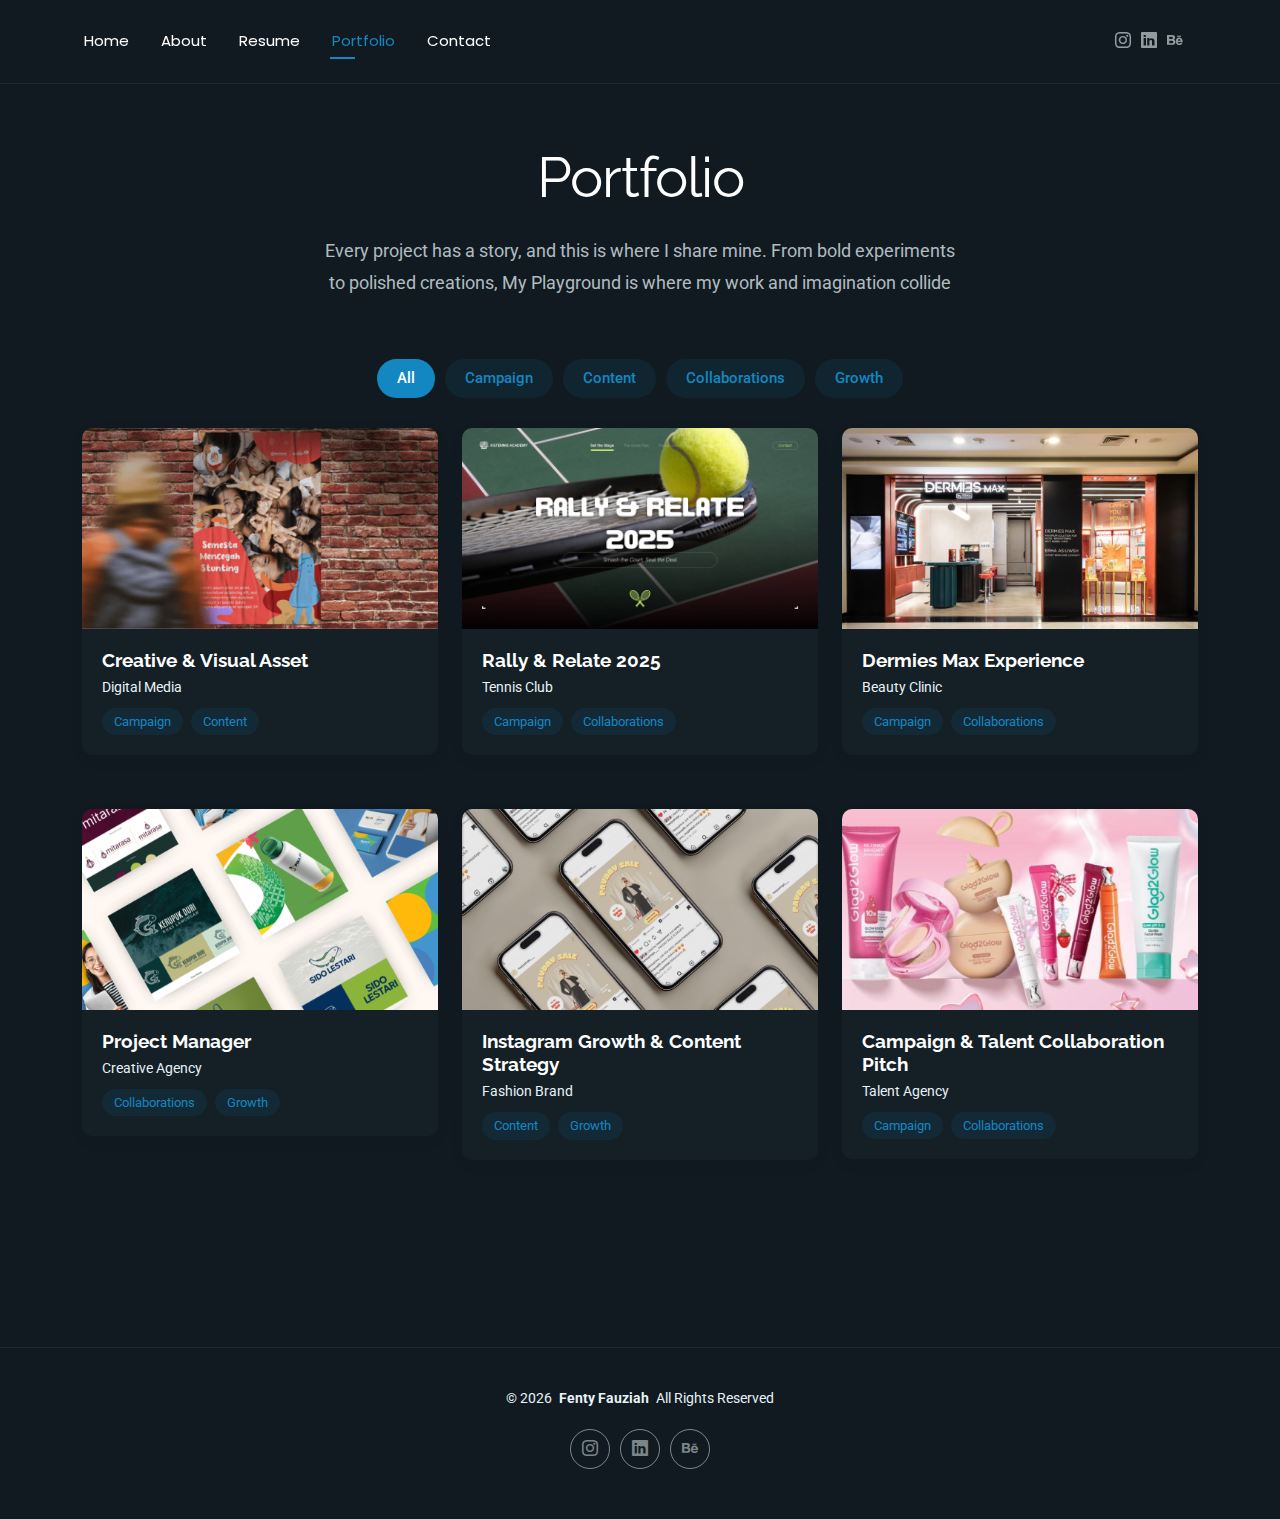
<file: portfolio.html>
<!DOCTYPE html>
<html lang="en">

<head>
  <meta charset="utf-8">
  <meta content="width=device-width, initial-scale=1.0" name="viewport">
  <title>My Playground</title>
  <meta name="description" content="">
  <meta name="keywords" content="">

  <!-- Favicons -->
  <link href="assets/img/favicon.png" rel="icon">
  <link href="assets/img/apple-touch-icon.png" rel="apple-touch-icon">

  <!-- Fonts -->
  <link href="https://fonts.googleapis.com" rel="preconnect">
  <link href="https://fonts.gstatic.com" rel="preconnect" crossorigin>
  <link href="https://fonts.googleapis.com/css2?family=Roboto:ital,wght@0,100;0,300;0,400;0,500;0,700;0,900;1,100;1,300;1,400;1,500;1,700;1,900&family=Poppins:ital,wght@0,100;0,200;0,300;0,400;0,500;0,600;0,700;0,800;0,900;1,100;1,200;1,300;1,400;1,500;1,600;1,700;1,800;1,900&family=Raleway:ital,wght@0,100;0,200;0,300;0,400;0,500;0,600;0,700;0,800;0,900;1,100;1,200;1,300;1,400;1,500;1,600;1,700;1,800;1,900&display=swap" rel="stylesheet">

  <!-- Vendor CSS Files -->
  <link href="assets/vendor/bootstrap/css/bootstrap.min.css" rel="stylesheet">
  <link href="assets/vendor/bootstrap-icons/bootstrap-icons.css" rel="stylesheet">
  <link href="assets/vendor/aos/aos.css" rel="stylesheet">
  <link href="assets/vendor/swiper/swiper-bundle.min.css" rel="stylesheet">
  <link href="assets/vendor/glightbox/css/glightbox.min.css" rel="stylesheet">

  <!-- Main CSS File -->
  <link href="assets/css/main.css" rel="stylesheet">

  <!-- =======================================================
  * Template Name: FolioOne
  * Template URL: https://bootstrapmade.com/folioone-bootstrap-portfolio-website-template/
  * Updated: Aug 23 2025 with Bootstrap v5.3.7
  * Author: BootstrapMade.com
  * License: https://bootstrapmade.com/license/
  ======================================================== -->
</head>

<body class="portfolio-page">

  <header id="header" class="header d-flex align-items-center light-background sticky-top">
    <div class="container position-relative d-flex align-items-center justify-content-between">

      <!-- <a href="index.html" class="logo d-flex align-items-center me-auto me-xl-0">
      <img src="assets/img/logo.webp" alt="">
      <h1 class="sitename">FolioOne</h1> 
    </a> -->

      <nav id="navmenu" class="navmenu">
        <ul>
          <li><a href="index.html">Home</a></li>
          <li><a href="about.html">About</a></li>
          <li><a href="resume.html">Resume</a></li>
          <!-- <li><a href="services.html">Services</a></li> -->
          <li><a href="portfolio.html" class="active">Portfolio</a></li>
          <!-- <li class="dropdown"><a href="#"><span>Dropdown</span> <i class="bi bi-chevron-down toggle-dropdown"></i></a>
            <ul> -->
              <!-- <li><a href="#">Dropdown 1</a></li>
              <li class="dropdown"><a href="#"><span>Deep Dropdown</span> <i class="bi bi-chevron-down toggle-dropdown"></i></a>
                <ul>
                  <li><a href="#">Deep Dropdown 1</a></li>
                  <li><a href="#">Deep Dropdown 2</a></li>
                  <li><a href="#">Deep Dropdown 3</a></li>
                  <li><a href="#">Deep Dropdown 4</a></li>
                  <li><a href="#">Deep Dropdown 5</a></li>
                </ul>
              </li>
              <li><a href="#">Dropdown 2</a></li>
              <li><a href="#">Dropdown 3</a></li>
              <li><a href="#">Dropdown 4</a></li>
            </ul>
          </li> -->
          <li><a href="contact.html">Contact</a></li>
        </ul>
        <i class="mobile-nav-toggle d-xl-none bi bi-list"></i>
      </nav>

      <div class="header-social-links">
        <!-- <a href="#" class="twitter"><i class="bi bi-twitter-x"></i></a>
        <a href="#" class="facebook"><i class="bi bi-facebook"></i></a> -->
        <a href="https://www.instagram.com/fentyfni/" class="instagram"><i class="bi bi-instagram"></i></a>
        <a href="https://www.linkedin.com/in/fentyfni/" class="linkedin"><i class="bi bi-linkedin"></i></a>
        <a href="https://www.behance.net/fentyfni" class="behance"><i class="bi bi-behance"></i></a>
      </div>

    </div>
  </header>

  <main class="main">

    <!-- Portfolio Section -->
    <section id="portfolio" class="portfolio section">

      <!-- Section Title -->
      <div class="container section-title" data-aos="fade-up">
        <h2>Portfolio</h2>
        <p>Every project has a story, and this is where I share mine. From bold experiments to polished creations, My Playground is where my work and imagination collide</p>
      </div><!-- End Section Title -->

      <div class="container" data-aos="fade-up" data-aos-delay="100">

        <div class="isotope-layout" data-default-filter="*" data-layout="masonry" data-sort="original-order">
          <ul class="portfolio-filters isotope-filters" data-aos="fade-up" data-aos-delay="200">
            <li data-filter="*" class="filter-active">All</li>
            <li data-filter=".filter-campaign">Campaign</li>
            <li data-filter=".filter-content">Content</li>
            <li data-filter=".filter-collaborations">Collaborations</li>
            <li data-filter=".filter-growth">Growth</li>
          </ul><!-- End Portfolio Filters -->

          <div class="row gy-4 isotope-container" data-aos="fade-up" data-aos-delay="300">
            <div class="col-lg-4 col-md-6 portfolio-item isotope-item filter-campaign filter-content">
              <div class="portfolio-card">
                <div class="portfolio-img">
                  <img src="assets/img/portfolio/tribunnews/tribunnews_bkkbn.png" alt="Portfolio Item" class="img-fluid">
                  <div class="portfolio-overlay">
                    <a href="assets/img/portfolio/tribunnews/tribunnews_bkkbn.png" class="glightbox portfolio-lightbox"><i class="bi bi-plus"></i></a>
                    <a href="creative-visual-asset.html" class="portfolio-details-link"><i class="bi bi-link"></i></a>
                  </div>
                </div>
                <div class="portfolio-info">
                  <h4>Creative & Visual Asset</h4>
                  <p>Digital Media</p>
                  <div class="portfolio-tags">
                    <span>Campaign</span>
                    <span>Content</span>
                  </div>
                </div>
              </div>
            </div>

            <div class="col-lg-4 col-md-6 portfolio-item isotope-item filter-campaign filter-collaborations">
              <div class="portfolio-card">
                <div class="portfolio-img">
                  <img src="assets/img/portfolio/kgtennis/kgtennis_rally_and_relate_cover.jpg" alt="Portfolio Item" class="img-fluid">
                  <div class="portfolio-overlay">
                    <a href="assets/img/portfolio/kgtennis/kgtennis_rally_and_relate_cover.jpg" class="glightbox portfolio-lightbox"><i class="bi bi-plus"></i></a>
                    <a href="rally-relate-2025.html" class="portfolio-details-link"><i class="bi bi-link"></i></a>
                  </div>
                </div>
                <div class="portfolio-info">
                  <h4>Rally & Relate 2025</h4>
                  <p>Tennis Club</p>
                  <div class="portfolio-tags">
                    <span>Campaign</span>
                    <span>Collaborations</span>
                  </div>
                </div>
              </div>
            </div>

            <div class="col-lg-4 col-md-6 portfolio-item isotope-item filter-campaign filter-collaborations">
              <div class="portfolio-card">
                <div class="portfolio-img">
                  <img src="assets/img/portfolio/dermiesmax/dermiesmax_clinic.jpg" alt="Portfolio Item" class="img-fluid">
                  <div class="portfolio-overlay">
                    <a href="assets/img/portfolio/dermiesmax/dermiesmax_clinic.jpg" class="glightbox portfolio-lightbox"><i class="bi bi-plus"></i></a>
                    <a href="dermies-max-experience.html" class="portfolio-details-link"><i class="bi bi-link"></i></a>
                  </div>
                </div>
                <div class="portfolio-info">
                  <h4>Dermies Max Experience</h4>
                  <p>Beauty Clinic</p>
                  <div class="portfolio-tags">
                    <span>Campaign</span>
                    <span>Collaborations</span>
                  </div>
                </div>
              </div>
            </div>

            <div class="col-lg-4 col-md-6 portfolio-item isotope-item filter-growth filter-collaborations filter-growth">
              <div class="portfolio-card">
                <div class="portfolio-img">
                  <img src="assets/img/portfolio/lokatara/lokatara_project_manager.png" alt="Portfolio Item" class="img-fluid">
                  <div class="portfolio-overlay">
                    <a href="assets/img/portfolio/lokatara/lokatara_project_manager.png" class="glightbox portfolio-lightbox"><i class="bi bi-plus"></i></a>
                    <a href="project-manager.html" class="portfolio-details-link"><i class="bi bi-link"></i></a>
                  </div>
                </div>
                <div class="portfolio-info">
                  <h4>Project Manager</h4>
                  <p>Creative Agency</p>
                  <div class="portfolio-tags">
                    <span>Collaborations</span>
                    <span>Growth</span>
                  </div>
                </div>
              </div>
            </div>

            <div class="col-lg-4 col-md-6 portfolio-item isotope-item filter-campaign filter-collaborations">
              <div class="portfolio-card">
                <div class="portfolio-img">
                  <img src="assets/img/portfolio/glad2glow/Glad2Glow_KOL.png" alt="Portfolio Item" class="img-fluid">
                  <div class="portfolio-overlay">
                    <a href="assets/img/portfolio/glad2glow/Glad2Glow_KOL.png" class="glightbox portfolio-lightbox"><i class="bi bi-plus"></i></a>
                    <a href="glad2glow-2024.html" class="portfolio-details-link"><i class="bi bi-link"></i></a>
                  </div>
                </div>
                <div class="portfolio-info">
                  <h4>Campaign & Talent Collaboration Pitch</h4>
                  <p>Talent Agency</p>
                  <div class="portfolio-tags">
                    <span>Campaign</span>
                    <span>Collaborations</span>
                  </div>
                </div>
              </div>
            </div>

            <div class="col-lg-4 col-md-6 portfolio-item isotope-item filter-content filter-growth">
              <div class="portfolio-card">
                <div class="portfolio-img">
                  <img src="assets/img/portfolio/heejuptogo/heejuptogo_ig.jpg" alt="Portfolio Item" class="img-fluid">
                  <div class="portfolio-overlay">
                    <a href="assets/img/portfolio/heejuptogo/heejuptogo_ig.jpg" class="glightbox portfolio-lightbox"><i class="bi bi-plus"></i></a>
                    <a href="instagram-growth-and-content-strategy.html" class="portfolio-details-link"><i class="bi bi-link"></i></a>
                  </div>
                </div>
                <div class="portfolio-info">
                    <h4>Instagram Growth & Content Strategy</h4>
                  <p>Fashion Brand</p>
                  <div class="portfolio-tags">
                    <span>Content</span>
                    <span>Growth</span>
                  </div>
                </div>
              </div>
            </div>
          </div><!-- End Portfolio Items Container -->

        </div>

        <div class="text-center mt-5" data-aos="fade-up" data-aos-delay="400">
          <a href="#portfolio" class="btn btn-primary">View All Case Studies</a>
        </div>

      </div>

    </section><!-- /Portfolio Section -->

  </main>

  <footer id="footer" class="footer">

    <div class="container">
      <div class="copyright text-center ">
        <p>© <span>2026</span> <strong class="px-1 sitename">Fenty Fauziah</strong> <span>All Rights Reserved<br></span></p>
      </div>
      <div class="social-links d-flex justify-content-center">
        <!-- <a href=""><i class="bi bi-twitter-x"></i></a> -->
        <a href="https://www.instagram.com/fentyfni/" target="_blank"><i class="bi bi-instagram"></i></a>
        <a href="https://www.linkedin.com/in/fentyfni/" target="_blank"><i class="bi bi-linkedin"></i></a>
        <a href="https://www.behance.net/fentyfni" target="_blank"><i class="bi bi-behance"></i></a>
      </div>
      <div class="credits">
        <!-- All the links in the footer should remain intact. -->
        <!-- You can delete the links only if you've purchased the pro version. -->
        <!-- Licensing information: https://bootstrapmade.com/license/ -->
        <!-- Purchase the pro version with working PHP/AJAX contact form: [buy-url] -->
        <!-- Designed by <a href="https://bootstrapmade.com/">BootstrapMade</a> -->
      </div>
    </div>

  </footer>

  <!-- Scroll Top -->
  <a href="#" id="scroll-top" class="scroll-top d-flex align-items-center justify-content-center"><i class="bi bi-arrow-up-short"></i></a>

  <!-- Preloader -->
  <div id="preloader"></div>

  <!-- Vendor JS Files -->
  <script src="assets/vendor/bootstrap/js/bootstrap.bundle.min.js"></script>
  <script src="assets/vendor/php-email-form/validate.js"></script>
  <script src="assets/vendor/aos/aos.js"></script>
  <script src="assets/vendor/typed.js/typed.umd.js"></script>
  <script src="assets/vendor/waypoints/noframework.waypoints.js"></script>
  <script src="assets/vendor/purecounter/purecounter_vanilla.js"></script>
  <script src="assets/vendor/swiper/swiper-bundle.min.js"></script>
  <script src="assets/vendor/imagesloaded/imagesloaded.pkgd.min.js"></script>
  <script src="assets/vendor/isotope-layout/isotope.pkgd.min.js"></script>
  <script src="assets/vendor/glightbox/js/glightbox.min.js"></script>

  <!-- Main JS File -->
  <script src="assets/js/main.js"></script>

</body>

</html>
</file>
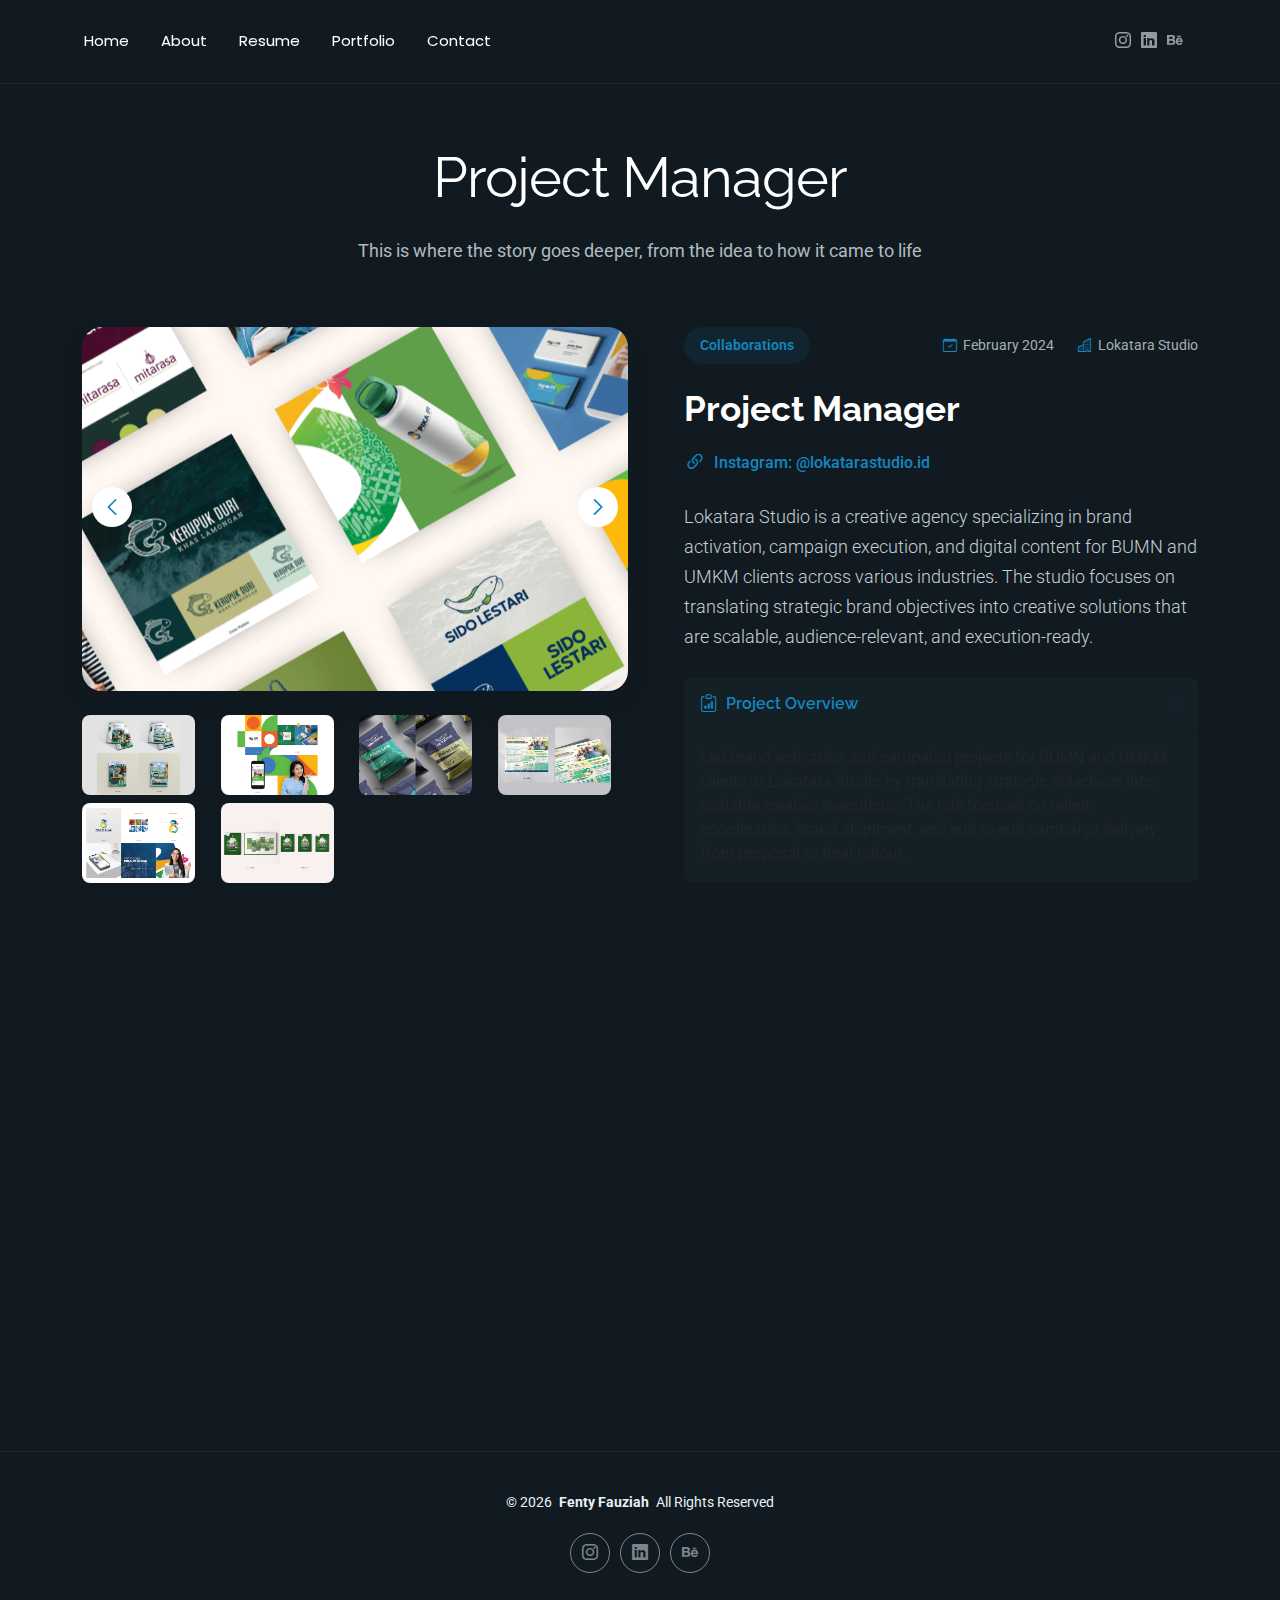
<file: project-manager.html>
<!DOCTYPE html>
<html lang="en">

<head>
  <meta charset="utf-8">
  <meta content="width=device-width, initial-scale=1.0" name="viewport">
  <title>Project Manager</title>
  <meta name="description" content="">
  <meta name="keywords" content="">

  <!-- Favicons -->
  <link href="assets/img/favicon.png" rel="icon">
  <link href="assets/img/apple-touch-icon.png" rel="apple-touch-icon">

  <!-- Fonts -->
  <link href="https://fonts.googleapis.com" rel="preconnect">
  <link href="https://fonts.gstatic.com" rel="preconnect" crossorigin>
  <link href="https://fonts.googleapis.com/css2?family=Roboto:ital,wght@0,100;0,300;0,400;0,500;0,700;0,900;1,100;1,300;1,400;1,500;1,700;1,900&family=Poppins:ital,wght@0,100;0,200;0,300;0,400;0,500;0,600;0,700;0,800;0,900;1,100;1,200;1,300;1,400;1,500;1,600;1,700;1,800;1,900&family=Raleway:ital,wght@0,100;0,200;0,300;0,400;0,500;0,600;0,700;0,800;0,900;1,100;1,200;1,300;1,400;1,500;1,600;1,700;1,800;1,900&display=swap" rel="stylesheet">

  <!-- Vendor CSS Files -->
  <link href="assets/vendor/bootstrap/css/bootstrap.min.css" rel="stylesheet">
  <link href="assets/vendor/bootstrap-icons/bootstrap-icons.css" rel="stylesheet">
  <link href="assets/vendor/aos/aos.css" rel="stylesheet">
  <link href="assets/vendor/swiper/swiper-bundle.min.css" rel="stylesheet">
  <link href="assets/vendor/glightbox/css/glightbox.min.css" rel="stylesheet">

  <!-- Main CSS File -->
  <link href="assets/css/main.css" rel="stylesheet">

  <!-- =======================================================
  * Template Name: FolioOne
  * Template URL: https://bootstrapmade.com/folioone-bootstrap-portfolio-website-template/
  * Updated: Aug 23 2025 with Bootstrap v5.3.7
  * Author: BootstrapMade.com
  * License: https://bootstrapmade.com/license/
  ======================================================== -->
  
</head>

<body class="portfolio-details-page">

  <header id="header" class="header d-flex align-items-center light-background sticky-top">
    <div class="container position-relative d-flex align-items-center justify-content-between">

      <!-- <a href="index.html" class="logo d-flex align-items-center me-auto me-xl-0">
      <img src="assets/img/logo.webp" alt="">
      <h1 class="sitename">FolioOne</h1> 
    </a> -->

      <nav id="navmenu" class="navmenu">
        <ul>
          <li><a href="index.html">Home</a></li>
          <li><a href="about.html">About</a></li>
          <li><a href="resume.html">Resume</a></li>
          <!-- <li><a href="services.html">Services</a></li> -->
          <li><a href="portfolio.html">Portfolio</a></li>
          <!-- <li class="dropdown"><a href="#"><span>Dropdown</span> <i class="bi bi-chevron-down toggle-dropdown"></i></a>
            <ul>
              <li><a href="#">Dropdown 1</a></li>
              <li class="dropdown"><a href="#"><span>Deep Dropdown</span> <i class="bi bi-chevron-down toggle-dropdown"></i></a>
                <ul>
                  <li><a href="#">Deep Dropdown 1</a></li>
                  <li><a href="#">Deep Dropdown 2</a></li>
                  <li><a href="#">Deep Dropdown 3</a></li>
                  <li><a href="#">Deep Dropdown 4</a></li>
                  <li><a href="#">Deep Dropdown 5</a></li>
                </ul>
              </li>
              <li><a href="#">Dropdown 2</a></li>
              <li><a href="#">Dropdown 3</a></li>
              <li><a href="#">Dropdown 4</a></li>
            </ul>
          </li> -->
          <li><a href="contact.html">Contact</a></li>
        </ul>
        <i class="mobile-nav-toggle d-xl-none bi bi-list"></i>
      </nav>

      <div class="header-social-links">
        <!-- <a href="#" class="twitter"><i class="bi bi-twitter-x"></i></a>
        <a href="#" class="facebook"><i class="bi bi-facebook"></i></a> -->
        <a href="https://www.instagram.com/fentyfni/" class="instagram"><i class="bi bi-instagram"></i></a>
        <a href="https://www.linkedin.com/in/fentyfni/" class="linkedin"><i class="bi bi-linkedin"></i></a>
        <a href="https://www.behance.net/fentyfni" class="behance"><i class="bi bi-behance"></i></a>
      </div>

    </div>
  </header>

  <main class="main">

    <!-- Portfolio Details Section -->
    <section id="portfolio-details" class="portfolio-details section">

      <!-- Section Title -->
      <div class="container section-title" data-aos="fade-up">
        <h2>Project Manager</h2>
        <p>This is where the story goes deeper, from the idea to how it came to life</p>
      </div><!-- End Section Title -->

      <div class="container" data-aos="fade-up" data-aos-delay="100">

        <div class="row gy-4">
          <div class="col-lg-6" data-aos="fade-right">
            <div class="portfolio-details-media">
              <div class="main-image">
                <div class="portfolio-details-slider swiper init-swiper" data-aos="zoom-in">
                  <script type="application/json" class="swiper-config">
                    {
                      "loop": true,
                      "speed": 1000,
                      "autoplay": {
                        "delay": 6000
                      },
                      "effect": "creative",
                      "creativeEffect": {
                        "prev": {
                          "shadow": true,
                          "translate": [0, 0, -400]
                        },
                        "next": {
                          "translate": ["100%", 0, 0]
                        }
                      },
                      "slidesPerView": 1,
                      "navigation": {
                        "nextEl": ".swiper-button-next",
                        "prevEl": ".swiper-button-prev"
                      }
                    }
                  </script>
                  <div class="swiper-wrapper">
                    <div class="swiper-slide">
                      <img src="assets/img/portfolio/lokatara/lokatara_project_manager.png" alt="Portfolio Image" class="img-fluid">
                    </div>
                    <div class="swiper-slide">
                      <img src="assets/img/portfolio/lokatara/lokatara_mockup_social_media.png" alt="Portfolio Image" class="img-fluid">
                    </div>
                    <div class="swiper-slide">
                      <img src="assets/img/portfolio/lokatara/lokatara_deck_power_point_pupuk_indonesia.jpg" alt="Portfolio Image" class="img-fluid">
                    </div>
                  </div>
                  <div class="swiper-button-prev"></div>
                  <div class="swiper-button-next"></div>
                </div>
              </div>

              <div class="thumbnail-grid" data-aos="fade-up" data-aos-delay="200">
                <div class="row g-2 mt-3">
                  <!-- <div class="col-3">
                    <img src="assets/img/portfolio/Dermies Max Experience Campaign (1).jpg" alt="" class="img-fluid glightbox">
                  </div>
                  <div class="col-3">
                    <img src="assets/img/portfolio/Dermies Max Experience Campaign (2).jpg" alt="" class="img-fluid glightbox">
                  </div> -->
                  <div class="col-3">
                    <img src="assets/img/portfolio/lokatara/lokatara_annual_report_pupuk_indonesia.jpg" alt="Annual report cover design project for Pupuk Indonesia, managed at Lokatara Studio, involving talent coordination, client briefing, and stakeholder management." class="img-fluid glightbox">
                  </div>
                  <div class="col-3">
                    <img src="assets/img/portfolio/lokatara/lokatara_branding_ngobrol_bareng_pupuk_indonesia.jpg" alt="Podcast logo and branding project for Pupuk Indonesia, managed at Lokatara Studio, involving client brief alignment and talent coordination." class="img-fluid glightbox">
                  </div>
                  <div class="col-3">
                    <img src="assets/img/portfolio/lokatara/lokatara_branding_sido_lestari.jpg" alt="UMKM rebranding project for Sido Lestari, managed at Lokatara Studio, involving brainstorming, creative direction, and talent coordination." class="img-fluid glightbox">
                  </div>
                  <div class="col-3">
                    <img src="assets/img/portfolio/lokatara/lokatara_infografis_pupuk_indonesia.jpg" alt="Corporate infographic developed for Pupuk Indonesia, managed at Lokatara Studio, coordinating content structure, data visualization, and client requirements." class="img-fluid glightbox">
                  </div>
                  <div class="col-3">
                    <img src="assets/img/portfolio/lokatara/lokatara_logo_brand_pika_pi.jpg" alt="Project management for PIKA-PI brand identity, overseeing branding direction and stakeholder coordination." class="img-fluid glightbox">
                  </div>
                  <div class="col-3">
                    <img src="assets/img/portfolio/lokatara/lokatara_album_petrokimia_gresik.jpg" alt="Project management for Petrokimia Gresik event photo album, overseeing layout design and digital image assets." class="img-fluid glightbox">
                  </div>
                </div>
              </div>

              <div class="tech-stack-badges" data-aos="fade-up" data-aos-delay="300">
                <span>Project Management</span>
                <span>Campaign Execution</span>
                <span>Team Coordination</span>
                <span>Creative Operations</span>
                <span>Stakeholder Management</span>
              </div>
            </div>
          </div>

          <div class="col-lg-6" data-aos="fade-left">
            <div class="portfolio-details-content">
              <div class="project-meta">
                <div class="badge-wrapper">
                  <span class="project-badge">Collaborations</span>
                </div>
                <div class="date-client">
                  <div class="meta-item">
                    <i class="bi bi-calendar-check"></i>
                    <span>February 2024</span>
                  </div>
                  <div class="meta-item">
                    <i class="bi bi-buildings"></i>
                    <span>Lokatara Studio</span>
                  </div>
                </div>
              </div>

              <h2 class="project-title">Project Manager</h2>

              <div class="project-website">
                <i class="bi bi-link-45deg"></i>
                <a href="https://www.instagram.com/lokatarastudio.id/" target="_blank">Instagram: @lokatarastudio.id</a>
              </div>

              <div class="project-overview">
                <p class="lead">
                  Lokatara Studio is a creative agency specializing in brand activation, campaign execution, and digital content for BUMN and UMKM clients across various industries. The studio focuses on translating strategic brand objectives into creative solutions that are scalable, audience-relevant, and execution-ready.
                </p>

                <div class="accordion project-accordion" id="portfolio-details-projectAccordion">
                  <div class="accordion-item" data-aos="fade-up">
                    <h2 class="accordion-header">
                      <button class="accordion-button" type="button" data-bs-toggle="collapse" data-bs-target="#portfolio-details-collapse-1" aria-expanded="true" aria-controls="collapseOne">
                        <i class="bi bi-clipboard-data me-2"></i> Project Overview
                      </button>
                    </h2>
                    <div id="portfolio-details-collapse-1" class="accordion-collapse collapse show" data-bs-parent="#portfolio-details-projectAccordion">
                      <div class="accordion-body">
                        Led brand activation and campaign projects for BUMN and UMKM clients at Lokatara Studio by translating strategic objectives into scalable creative executions. The role focused on talent coordination, brand alignment, and end-to-end campaign delivery from proposal to final rollout.
                      </div>
                    </div>
                  </div>

                  <div class="accordion-item" data-aos="fade-up" data-aos-delay="100">
                    <h2 class="accordion-header">
                      <button class="accordion-button collapsed" type="button" data-bs-toggle="collapse" data-bs-target="#portfolio-details-collapse-2" aria-expanded="false" aria-controls="collapseTwo">
                        <i class="bi bi-exclamation-diamond me-2"></i> The Challenge
                      </button>
                    </h2>
                    <div id="portfolio-details-collapse-2" class="accordion-collapse collapse" data-bs-parent="#portfolio-details-projectAccordion">
                      <div class="accordion-body">
                        <p>As an agency handling multiple clients and fast-paced projects, Lokatara Studio faced challenges in maintaining consistency, efficiency, and quality across diverse brand activations.</p>
                        <ul>
                        <li>Managing multiple clients with different brand goals and timelines.</li>
                        <li>Ensuring creative consistency across campaigns and talents.</li>
                        <li>Reducing revision cycles and approval delays.</li>
                        <li>Maintaining client satisfaction in a high-pressure agency environment.</li>
                        </ul>
                      </div>
                    </div>
                  </div>

                  <div class="accordion-item" data-aos="fade-up" data-aos-delay="200">
                    <h2 class="accordion-header">
                      <button class="accordion-button collapsed" type="button" data-bs-toggle="collapse" data-bs-target="#portfolio-details-collapse-3" aria-expanded="false" aria-controls="collapseThree">
                        <i class="bi bi-award me-2"></i> The Solution
                      </button>
                    </h2>
                    <div id="portfolio-details-collapse-3" class="accordion-collapse collapse" data-bs-parent="#portfolio-details-projectAccordion">
                      <div class="accordion-body">
                        <p>To address these challenges, I implemented structured creative briefing systems and talent coordination workflows that aligned brand strategy with creative execution. The solution emphasized clarity, consistency, and scalable systems to improve efficiency and delivery quality.</p>
                        <ul>
                        <li>Developed clear creative and talent briefing frameworks.</li>
                        <li>Ensured brand alignment across all campaign touchpoints.</li>
                        <li>Built scalable visual systems adaptable across clients.</li>
                        <li>Oversaw execution from pitching to final campaign rollout.</li>
                        </ul>
                      </div>
                    </div>
                  </div>
                </div>
              </div>

              <div class="project-features" data-aos="fade-up" data-aos-delay="300">
                <h3><i class="bi bi-stars"></i> Key Features</h3>
                <div class="row g-3">
                  <div class="col-md-6">
                    <ul class="feature-list">
                      <li><i class="bi bi-check2-circle"></i> End-to-End Campaign Management</li>
                      <li><i class="bi bi-check2-circle"></i> Cross-Functional Team Coordination</li>
                      <li><i class="bi bi-check2-circle"></i> Brand Activation & Event Execution</li>
                    </ul>
                  </div>
                  <div class="col-md-6">
                    <ul class="feature-list">
                      <li><i class="bi bi-check2-circle"></i> Creative Briefing & Quality Control</li>
                      <li><i class="bi bi-check2-circle"></i> Timeline & Resource Optimization</li>
                      <li><i class="bi bi-check2-circle"></i> Client Communication & Stakeholder Alignment</li>
                    </ul>
                  </div>
                </div>
              </div>

              <div class="cta-buttons" data-aos="fade-up" data-aos-delay="400">
                <a href="https://www.instagram.com/dermiesmax/" target="_blank" class="btn-view-project">View Live Project</a>
                <a href="godslaves-2024.html" class="btn-next-project">Next Project <i class="bi bi-arrow-right"></i></a>
              </div>
            </div>
          </div>
        </div>

      </div>

    </section><!-- /Portfolio Details Section -->

  </main>

  <footer id="footer" class="footer">

    <div class="container">
      <div class="copyright text-center ">
        <p>© <span>2026</span> <strong class="px-1 sitename">Fenty Fauziah</strong> <span>All Rights Reserved<br></span></p>
      </div>
      <div class="social-links d-flex justify-content-center">
        <!-- <a href=""><i class="bi bi-twitter-x"></i></a> -->
        <a href="https://www.instagram.com/fentyfni/" target="_blank"><i class="bi bi-instagram"></i></a>
        <a href="https://www.linkedin.com/in/fentyfni/" target="_blank"><i class="bi bi-linkedin"></i></a>
        <a href="https://www.behance.net/fentyfni" target="_blank"><i class="bi bi-behance"></i></a>
      </div>
      <div class="credits">
        <!-- All the links in the footer should remain intact. -->
        <!-- You can delete the links only if you've purchased the pro version. -->
        <!-- Licensing information: https://bootstrapmade.com/license/ -->
        <!-- Purchase the pro version with working PHP/AJAX contact form: [buy-url] -->
        <!-- Designed by <a href="https://bootstrapmade.com/">BootstrapMade</a> -->
      </div>
    </div>

  </footer>

  <!-- Scroll Top -->
  <a href="#" id="scroll-top" class="scroll-top d-flex align-items-center justify-content-center"><i class="bi bi-arrow-up-short"></i></a>

  <!-- Preloader -->
  <div id="preloader"></div>

  <!-- Vendor JS Files -->
  <script src="assets/vendor/bootstrap/js/bootstrap.bundle.min.js"></script>
  <script src="assets/vendor/php-email-form/validate.js"></script>
  <script src="assets/vendor/aos/aos.js"></script>
  <script src="assets/vendor/typed.js/typed.umd.js"></script>
  <script src="assets/vendor/waypoints/noframework.waypoints.js"></script>
  <script src="assets/vendor/purecounter/purecounter_vanilla.js"></script>
  <script src="assets/vendor/swiper/swiper-bundle.min.js"></script>
  <script src="assets/vendor/imagesloaded/imagesloaded.pkgd.min.js"></script>
  <script src="assets/vendor/isotope-layout/isotope.pkgd.min.js"></script>
  <script src="assets/vendor/glightbox/js/glightbox.min.js"></script>

  <!-- Main JS File -->
  <script src="assets/js/main.js"></script>

</body>

</html>
</file>
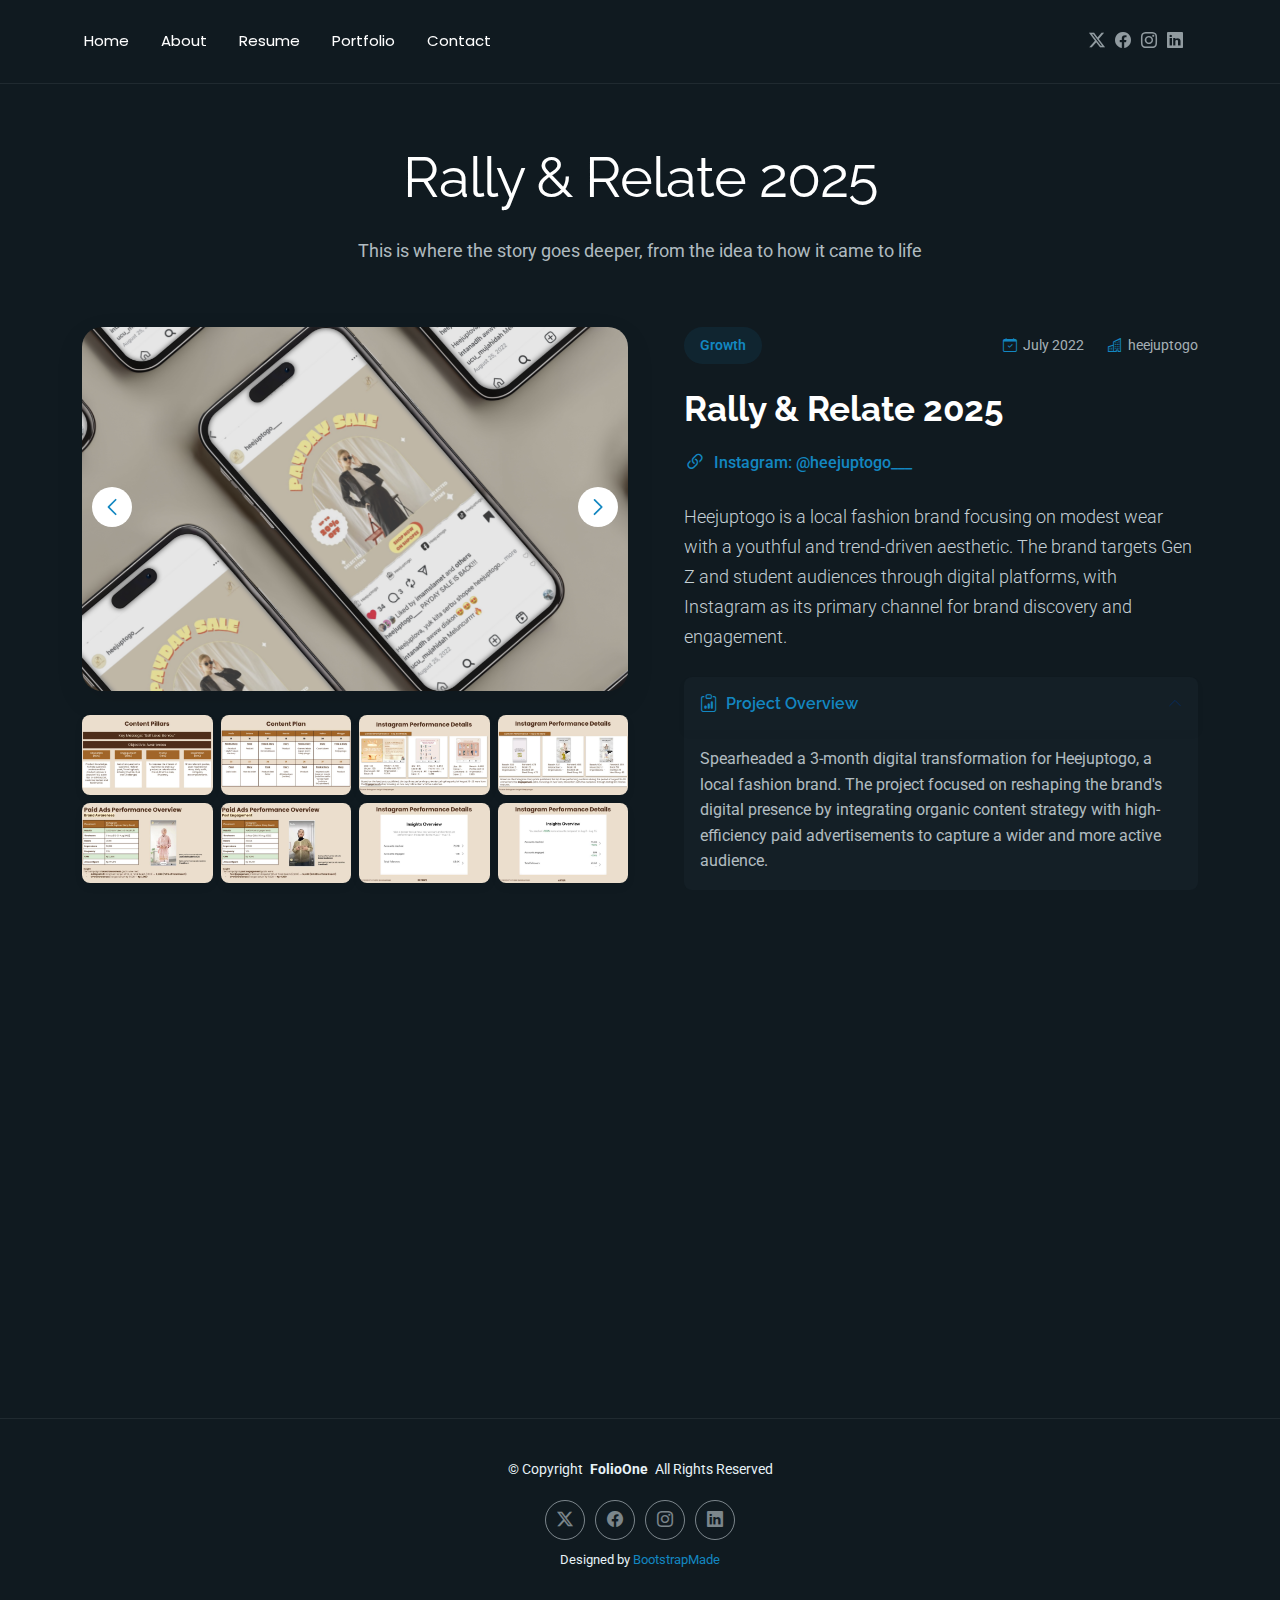
<file: rally-relate-2025.html>
<!DOCTYPE html>
<html lang="en">

<head>
  <meta charset="utf-8">
  <meta content="width=device-width, initial-scale=1.0" name="viewport">
  <title>Rally & Relate 2025</title>
  <meta name="description" content="">
  <meta name="keywords" content="">

  <!-- Favicons -->
  <link href="assets/img/favicon.png" rel="icon">
  <link href="assets/img/apple-touch-icon.png" rel="apple-touch-icon">

  <!-- Fonts -->
  <link href="https://fonts.googleapis.com" rel="preconnect">
  <link href="https://fonts.gstatic.com" rel="preconnect" crossorigin>
  <link href="https://fonts.googleapis.com/css2?family=Roboto:ital,wght@0,100;0,300;0,400;0,500;0,700;0,900;1,100;1,300;1,400;1,500;1,700;1,900&family=Poppins:ital,wght@0,100;0,200;0,300;0,400;0,500;0,600;0,700;0,800;0,900;1,100;1,200;1,300;1,400;1,500;1,600;1,700;1,800;1,900&family=Raleway:ital,wght@0,100;0,200;0,300;0,400;0,500;0,600;0,700;0,800;0,900;1,100;1,200;1,300;1,400;1,500;1,600;1,700;1,800;1,900&display=swap" rel="stylesheet">

  <!-- Vendor CSS Files -->
  <link href="assets/vendor/bootstrap/css/bootstrap.min.css" rel="stylesheet">
  <link href="assets/vendor/bootstrap-icons/bootstrap-icons.css" rel="stylesheet">
  <link href="assets/vendor/aos/aos.css" rel="stylesheet">
  <link href="assets/vendor/swiper/swiper-bundle.min.css" rel="stylesheet">
  <link href="assets/vendor/glightbox/css/glightbox.min.css" rel="stylesheet">

  <!-- Main CSS File -->
  <link href="assets/css/main.css" rel="stylesheet">

  <!-- =======================================================
  * Template Name: FolioOne
  * Template URL: https://bootstrapmade.com/folioone-bootstrap-portfolio-website-template/
  * Updated: Aug 23 2025 with Bootstrap v5.3.7
  * Author: BootstrapMade.com
  * License: https://bootstrapmade.com/license/
  ======================================================== -->
  
</head>

<body class="portfolio-details-page">

  <header id="header" class="header d-flex align-items-center light-background sticky-top">
    <div class="container position-relative d-flex align-items-center justify-content-between">

      <!-- <a href="index.html" class="logo d-flex align-items-center me-auto me-xl-0">
      <img src="assets/img/logo.webp" alt="">
      <h1 class="sitename">FolioOne</h1> 
    </a> -->

      <nav id="navmenu" class="navmenu">
        <ul>
          <li><a href="index.html">Home</a></li>
          <li><a href="about.html">About</a></li>
          <li><a href="resume.html">Resume</a></li>
          <!-- <li><a href="services.html">Services</a></li> -->
          <li><a href="portfolio.html">Portfolio</a></li>
          <!-- <li class="dropdown"><a href="#"><span>Dropdown</span> <i class="bi bi-chevron-down toggle-dropdown"></i></a>
            <ul>
              <li><a href="#">Dropdown 1</a></li>
              <li class="dropdown"><a href="#"><span>Deep Dropdown</span> <i class="bi bi-chevron-down toggle-dropdown"></i></a>
                <ul>
                  <li><a href="#">Deep Dropdown 1</a></li>
                  <li><a href="#">Deep Dropdown 2</a></li>
                  <li><a href="#">Deep Dropdown 3</a></li>
                  <li><a href="#">Deep Dropdown 4</a></li>
                  <li><a href="#">Deep Dropdown 5</a></li>
                </ul>
              </li>
              <li><a href="#">Dropdown 2</a></li>
              <li><a href="#">Dropdown 3</a></li>
              <li><a href="#">Dropdown 4</a></li>
            </ul>
          </li> -->
          <li><a href="contact.html">Contact</a></li>
        </ul>
        <i class="mobile-nav-toggle d-xl-none bi bi-list"></i>
      </nav>

      <div class="header-social-links">
        <a href="#" class="twitter"><i class="bi bi-twitter-x"></i></a>
        <a href="#" class="facebook"><i class="bi bi-facebook"></i></a>
        <a href="#" class="instagram"><i class="bi bi-instagram"></i></a>
        <a href="#" class="linkedin"><i class="bi bi-linkedin"></i></a>
      </div>

    </div>
  </header>

  <main class="main">

    <!-- Portfolio Details Section -->
    <section id="portfolio-details" class="portfolio-details section">

      <!-- Section Title -->
      <div class="container section-title" data-aos="fade-up">
        <h2>Rally & Relate 2025</h2>
        <p>This is where the story goes deeper, from the idea to how it came to life</p>
      </div><!-- End Section Title -->

      <div class="container" data-aos="fade-up" data-aos-delay="100">

        <div class="row gy-4">
          <div class="col-lg-6" data-aos="fade-right">
            <div class="portfolio-details-media">
              <div class="main-image">
                <div class="portfolio-details-slider swiper init-swiper" data-aos="zoom-in">
                  <script type="application/json" class="swiper-config">
                    {
                      "loop": true,
                      "speed": 1000,
                      "autoplay": {
                        "delay": 6000
                      },
                      "effect": "creative",
                      "creativeEffect": {
                        "prev": {
                          "shadow": true,
                          "translate": [0, 0, -400]
                        },
                        "next": {
                          "translate": ["100%", 0, 0]
                        }
                      },
                      "slidesPerView": 1,
                      "navigation": {
                        "nextEl": ".swiper-button-next",
                        "prevEl": ".swiper-button-prev"
                      }
                    }
                  </script>
                  <div class="swiper-wrapper">
                    <div class="swiper-slide">
                      <img src="assets/img/portfolio/social media heejuptogo.png" alt="Portfolio Image" class="img-fluid">
                    </div>
                    <div class="swiper-slide">
                      <img src="assets/img/portfolio/content heejuptogo.jpg" alt="Portfolio Image" class="img-fluid">
                    </div>
                    <div class="swiper-slide">
                      <img src="assets/img/portfolio/content heejuptogo 2.jpg" alt="Portfolio Image" class="img-fluid">
                    </div>
                  </div>
                  <div class="swiper-button-prev"></div>
                  <div class="swiper-button-next"></div>
                </div>
              </div>

              <div class="thumbnail-grid" data-aos="fade-up" data-aos-delay="200">
                <div class="row g-2 mt-3">
                  <div class="col-3">
                    <img src="assets/img/portfolio/content pillar.jpg" alt="At the heart of Heejuptogo is our core message: Self Love: Be You. Our strategy is anchored by four key pillars&mdash;Education (50%), Engagement (30%), Promo (10%), and Inspiration (10%)&mdash;to drive brand awareness while providing real value. By balancing deep product knowledge with relatable lifestyle content and interactive challenges, we aim to build a meaningful connection with our audience that goes beyond just clothing." class="img-fluid glightbox">
                  </div>
                  <div class="col-3">
                    <img src="assets/img/portfolio/content plan.jpg" alt="Stay organized and consistent with our structured two-week content schedule for Heejuptogo, designed to keep our community engaged every single day. From Daily Looks and Product Best Sellers to interactive anniversary countdowns and movie-inspired outfit ideas, this calendar ensures a seamless blend of Feed and Story updates that build excitement and keep our fashion-forward audience coming back for more." class="img-fluid glightbox">
                  </div>
                  <div class="col-3">
                    <img src="assets/img/portfolio/top 3 post.jpg" alt="Our feed performance highlights the power of community interaction, with our top three posts from August 16–28 all rooted in the Engagement pillar. Leading the way is our Anniversary Giveaway, which generated over 3,700 reach and high save rates, followed by interactive math-themed games and outfit quizzes that reached up to 4,460 accounts. These results prove that two-way communication is key to driving profile visits and sustained interest in the brand." class="img-fluid glightbox">
                  </div>
                  <div class="col-3">
                    <img src="assets/img/portfolio/top 3 igs.jpg" alt="In the world of Instagram Stories, the Engagement pillar continues to dominate, focusing on interactive features to connect with our audience. Our This or That series and introductory games performed exceptionally well, with the top story reaching 602 accounts and generating 473 forward taps. By utilizing polls and interactive stickers, we’ve successfully created a dynamic space where #Heejuplova can actively participate in the brand's journey." class="img-fluid glightbox">
                  </div>
                  <div class="col-3">
                    <img src="assets/img/portfolio/paid brand awarness.jpg" alt="The Brand Awareness ads delivered 3,030 Ad Recall Lift in 3 days, reaching 41,991 people with an efficient CPM of Rp 2,800. This equals 7.21% Ad Recall Lift, exceeding the 5% KPI. The top-performing setup was Lookalike Audience 2% with Creative A." class="img-fluid glightbox">
                  </div>
                  <div class="col-3">
                    <img src="assets/img/portfolio/paid engagement.jpg" alt="The Post Engagement ads generated 14,450 interactions in just 2 days, reaching 35,824 people with a low CPM of Rp 4,300. This means 40.33% of the audience interacted with the content, far exceeding the 10% target. The best performance came from Broad Audience with Creative D." class="img-fluid glightbox">
                  </div>
                  <div class="col-3">
                    <img src="assets/img/portfolio/performance before.jpg" alt="During this period, the account reached 7,518 accounts and engaged 138 accounts, with total followers at 63.4K. Performance was relatively low, showing limited visibility and interaction." class="img-fluid glightbox">
                  </div>
                  <div class="col-3">
                    <img src="assets/img/portfolio/performance after.jpg" alt="After optimization, the account experienced a major performance boost. Accounts reached jumped to 75.4K, representing a +903% increase, while accounts engaged rose to 599 (+334%). Total followers remained stable at 63.4K, indicating that the growth mainly came from improved content reach and engagement rather than follower increase." class="img-fluid glightbox">
                  </div>
                </div>
              </div>

              <div class="tech-stack-badges" data-aos="fade-up" data-aos-delay="300">
                <span>Angular</span>
                <span>Express.js</span>
                <span>PostgreSQL</span>
                <span>GraphQL</span>
                <span>Firebase</span>
              </div>
            </div>
          </div>

          <div class="col-lg-6" data-aos="fade-left">
            <div class="portfolio-details-content">
              <div class="project-meta">
                <div class="badge-wrapper">
                  <span class="project-badge">Growth</span>
                </div>
                <div class="date-client">
                  <div class="meta-item">
                    <i class="bi bi-calendar-check"></i>
                    <span>July 2022</span>
                  </div>
                  <div class="meta-item">
                    <i class="bi bi-buildings"></i>
                    <span>heejuptogo</span>
                  </div>
                </div>
              </div>

              <h2 class="project-title">Rally & Relate 2025</h2>

              <div class="project-website">
                <i class="bi bi-link-45deg"></i>
                <a href="https://www.instagram.com/heejuptogo___/" target="_blank">Instagram: @heejuptogo___</a>
              </div>

              <div class="project-overview">
                <p class="lead">
                  Heejuptogo is a local fashion brand focusing on modest wear with a youthful and trend-driven aesthetic. The brand targets Gen Z and student audiences through digital platforms, with Instagram as its primary channel for brand discovery and engagement.
                </p>

                <div class="accordion project-accordion" id="portfolio-details-projectAccordion">
                  <div class="accordion-item" data-aos="fade-up">
                    <h2 class="accordion-header">
                      <button class="accordion-button" type="button" data-bs-toggle="collapse" data-bs-target="#portfolio-details-collapse-1" aria-expanded="true" aria-controls="collapseOne">
                        <i class="bi bi-clipboard-data me-2"></i> Project Overview
                      </button>
                    </h2>
                    <div id="portfolio-details-collapse-1" class="accordion-collapse collapse show" data-bs-parent="#portfolio-details-projectAccordion">
                      <div class="accordion-body">
                        <p>Spearheaded a 3-month digital transformation for Heejuptogo, a local fashion brand. The project focused on reshaping the brand's digital presence by integrating organic content strategy with high-efficiency paid advertisements to capture a wider and more active audience.</p>
                      </div>
                    </div>
                  </div>

                  <div class="accordion-item" data-aos="fade-up" data-aos-delay="100">
                    <h2 class="accordion-header">
                      <button class="accordion-button collapsed" type="button" data-bs-toggle="collapse" data-bs-target="#portfolio-details-collapse-2" aria-expanded="false" aria-controls="collapseTwo">
                        <i class="bi bi-exclamation-diamond me-2"></i> The Challenge
                      </button>
                    </h2>
                    <div id="portfolio-details-collapse-2" class="accordion-collapse collapse" data-bs-parent="#portfolio-details-projectAccordion">
                      <div class="accordion-body">
                        <p>Heejuptogo faced challenges in expanding its digital reach and activating audience engagement despite having an existing Instagram presence.</p>
                        <ul>
                        <li>Low organic reach and limited audience growth.</li>
                        <li>Inconsistent content performance and engagement.</li>
                        <li>Instagram profile and bio not yet optimized to clearly communicate brand value.</li>
                        <li>Paid ads had not been maximized to support organic content performance.</li>
                        </ul>
                      </div>
                    </div>
                  </div>

                  <div class="accordion-item" data-aos="fade-up" data-aos-delay="200">
                    <h2 class="accordion-header">
                      <button class="accordion-button collapsed" type="button" data-bs-toggle="collapse" data-bs-target="#portfolio-details-collapse-3" aria-expanded="false" aria-controls="collapseThree">
                        <i class="bi bi-award me-2"></i> The Solution
                      </button>
                    </h2>
                    <div id="portfolio-details-collapse-3" class="accordion-collapse collapse" data-bs-parent="#portfolio-details-projectAccordion">
                      <div class="accordion-body">
                        <p>I led a 3-month Instagram growth and content optimization strategy by integrating organic content development with performance-driven paid advertisements.</p>
                        <p><strong>Key Initiatives:</strong></p>
                        <ul>
                        <li>
                        <p><strong>Content Strategy Revamp</strong></p>
                        <p>Developed a structured content framework focusing on:</p>
                        <ul>
                        <li>Product storytelling</li>
                        <li>Educational &amp; relatable fashion content</li>
                        <li>Trend-adaptive reels and visual formats</li>
                        <li>Clear CTA to encourage saves, shares, and profile visits</li>
                        </ul>
                        </li>
                        <li>
                        <p>Instagram Profile Optimization</p>
                        <ul>
                        <li>Optimized Instagram bio to clearly communicate brand positioning, value proposition, and shopping intent</li>
                        <li>Improved profile structure to support discoverability and conversion</li>
                        </ul>
                        </li>
                        <li>
                        <p>Organic + Paid Synergy</p>
                        <ul>
                        <li>Identified top-performing organic content and scaled them through paid ads</li>
                        <li>Used paid ads not only for reach, but to boost engagement quality (saves, shares, interactions)</li>
                        <li>Applied efficient audience targeting to reach relevant fashion &amp; modest wear audiences</li>
                        </ul>
                        </li>
                        <li>
                        <p>Performance Monitoring &amp; Iteration</p>
                        <ul>
                        <li>Continuously analyzed insights (reach, engagement rate, interaction source)</li>
                        <li>Adjusted creatives, copy, and ad formats to maximize understanding and recall</li>
                        </ul>
                        </li>
                        </ul>
                        <p></p>
                      </div>
                    </div>
                  </div>
                </div>
              </div>

              <div class="project-features" data-aos="fade-up" data-aos-delay="300">
                <h3><i class="bi bi-stars"></i> Key Features</h3>
                <div class="row g-3">
                  <div class="col-md-6">
                    <ul class="feature-list">
                      <li><i class="bi bi-check2-circle"></i> Strategic Content Framework</li>
                      <li><i class="bi bi-check2-circle"></i> Audience & Insight-Driven Planning</li>
                      <li><i class="bi bi-check2-circle"></i> Visual & Brand Repositioning</li>
                    </ul>
                  </div>
                  <div class="col-md-6">
                    <ul class="feature-list">
                      <li><i class="bi bi-check2-circle"></i> Organic + Paid Growth Strategy</li>
                      <li><i class="bi bi-check2-circle"></i> Performance Tracking & Optimization</li>
                      <li><i class="bi bi-check2-circle"></i> Scalable Content System</li>
                    </ul>
                  </div>
                </div>
              </div>

              <div class="cta-buttons" data-aos="fade-up" data-aos-delay="400">
                <a href="https://www.instagram.com/heejuptogo___/" target="_blank" class="btn-view-project">View Live Project</a>
                <a href="#" class="btn-next-project">Next Project <i class="bi bi-arrow-right"></i></a>
              </div>
            </div>
          </div>
        </div>

      </div>

    </section><!-- /Portfolio Details Section -->

  </main>

  <footer id="footer" class="footer">

    <div class="container">
      <div class="copyright text-center ">
        <p>© <span>Copyright</span> <strong class="px-1 sitename">FolioOne</strong> <span>All Rights Reserved<br></span></p>
      </div>
      <div class="social-links d-flex justify-content-center">
        <a href=""><i class="bi bi-twitter-x"></i></a>
        <a href=""><i class="bi bi-facebook"></i></a>
        <a href=""><i class="bi bi-instagram"></i></a>
        <a href=""><i class="bi bi-linkedin"></i></a>
      </div>
      <div class="credits">
        <!-- All the links in the footer should remain intact. -->
        <!-- You can delete the links only if you've purchased the pro version. -->
        <!-- Licensing information: https://bootstrapmade.com/license/ -->
        <!-- Purchase the pro version with working PHP/AJAX contact form: [buy-url] -->
        Designed by <a href="https://bootstrapmade.com/">BootstrapMade</a>
      </div>
    </div>

  </footer>

  <!-- Scroll Top -->
  <a href="#" id="scroll-top" class="scroll-top d-flex align-items-center justify-content-center"><i class="bi bi-arrow-up-short"></i></a>

  <!-- Preloader -->
  <div id="preloader"></div>

  <!-- Vendor JS Files -->
  <script src="assets/vendor/bootstrap/js/bootstrap.bundle.min.js"></script>
  <script src="assets/vendor/php-email-form/validate.js"></script>
  <script src="assets/vendor/aos/aos.js"></script>
  <script src="assets/vendor/typed.js/typed.umd.js"></script>
  <script src="assets/vendor/waypoints/noframework.waypoints.js"></script>
  <script src="assets/vendor/purecounter/purecounter_vanilla.js"></script>
  <script src="assets/vendor/swiper/swiper-bundle.min.js"></script>
  <script src="assets/vendor/imagesloaded/imagesloaded.pkgd.min.js"></script>
  <script src="assets/vendor/isotope-layout/isotope.pkgd.min.js"></script>
  <script src="assets/vendor/glightbox/js/glightbox.min.js"></script>

  <!-- Main JS File -->
  <script src="assets/js/main.js"></script>

</body>

</html>
</file>
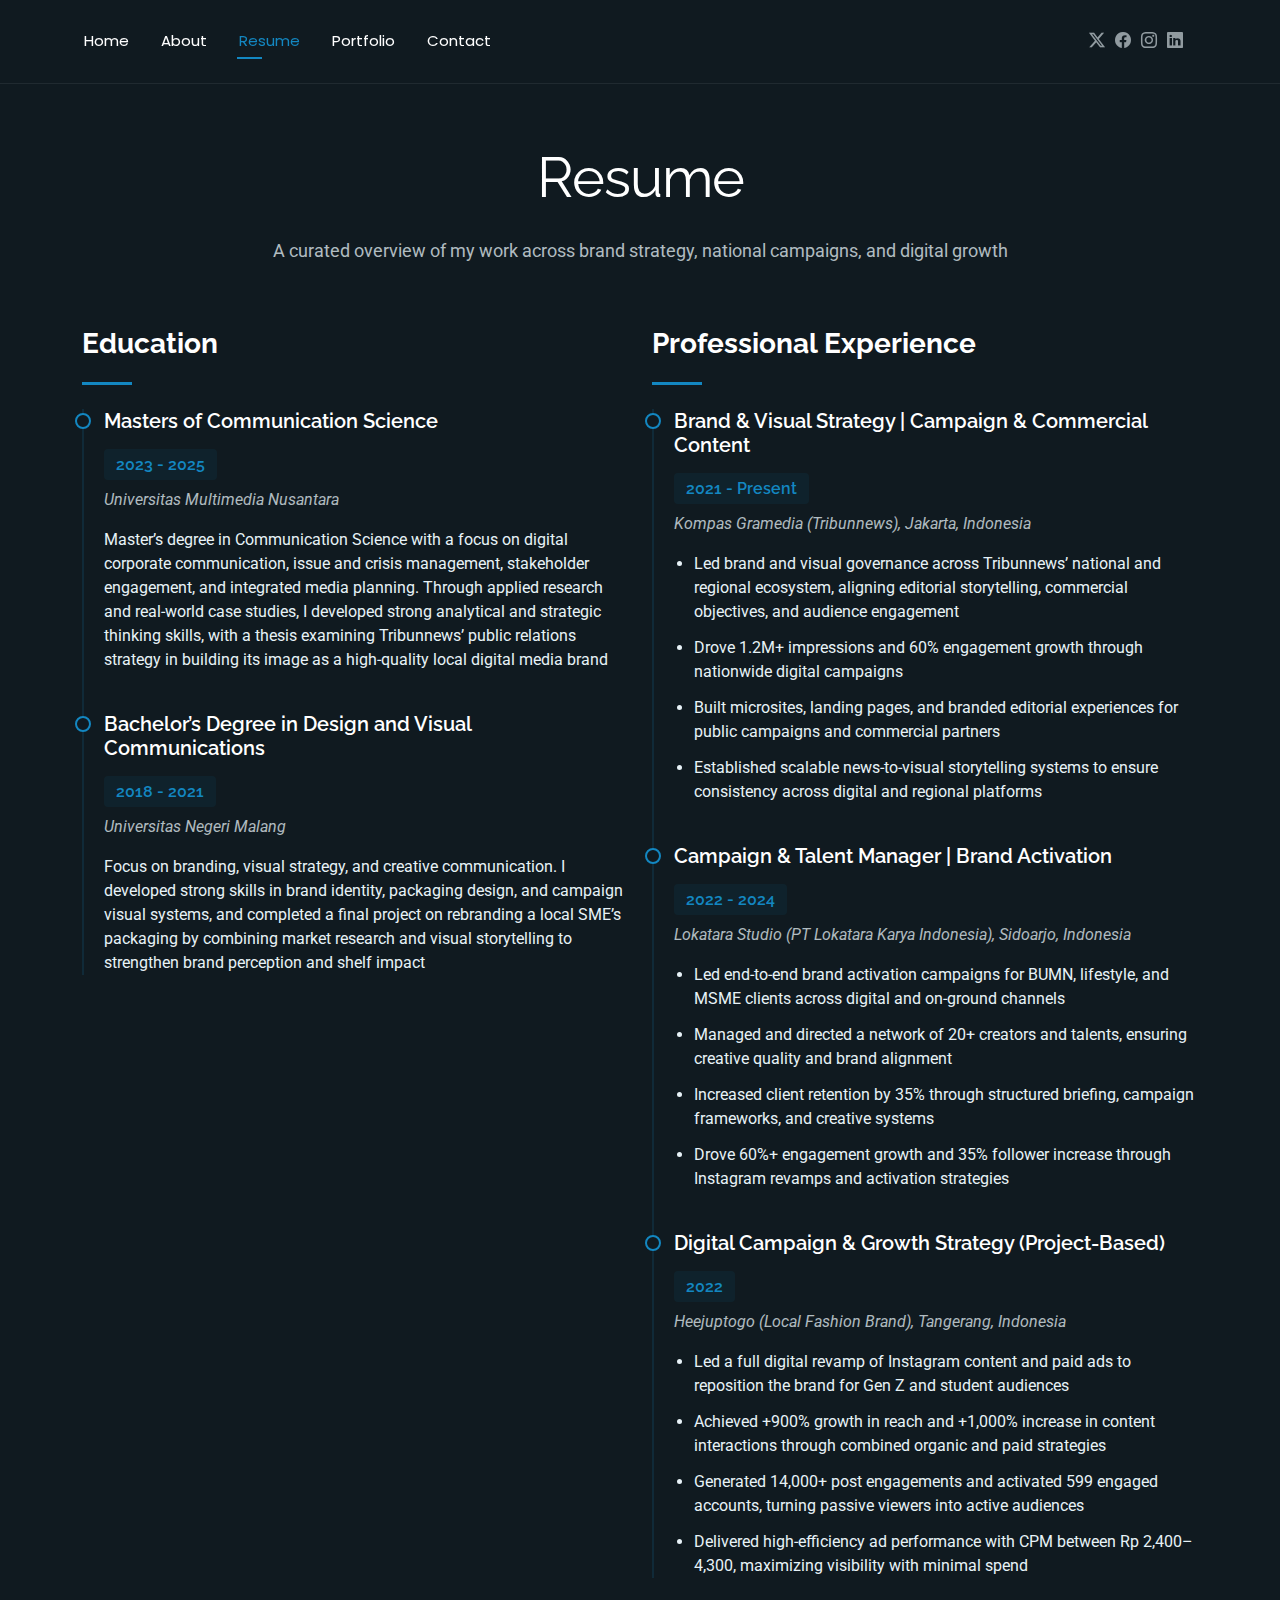
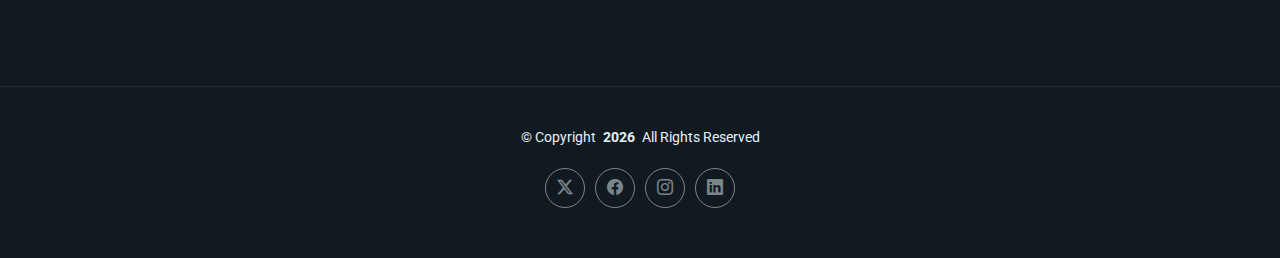
<file: resume.html>
<!DOCTYPE html>
<html lang="en">

<head>
  <meta charset="utf-8">
  <meta content="width=device-width, initial-scale=1.0" name="viewport">
  <title>What I Do</title>
  <meta name="description" content="">
  <meta name="keywords" content="">

  <!-- Favicons -->
  <link href="assets/img/favicon.png" rel="icon">
  <link href="assets/img/apple-touch-icon.png" rel="apple-touch-icon">

  <!-- Fonts -->
  <link href="https://fonts.googleapis.com" rel="preconnect">
  <link href="https://fonts.gstatic.com" rel="preconnect" crossorigin>
  <link href="https://fonts.googleapis.com/css2?family=Roboto:ital,wght@0,100;0,300;0,400;0,500;0,700;0,900;1,100;1,300;1,400;1,500;1,700;1,900&family=Poppins:ital,wght@0,100;0,200;0,300;0,400;0,500;0,600;0,700;0,800;0,900;1,100;1,200;1,300;1,400;1,500;1,600;1,700;1,800;1,900&family=Raleway:ital,wght@0,100;0,200;0,300;0,400;0,500;0,600;0,700;0,800;0,900;1,100;1,200;1,300;1,400;1,500;1,600;1,700;1,800;1,900&display=swap" rel="stylesheet">

  <!-- Vendor CSS Files -->
  <link href="assets/vendor/bootstrap/css/bootstrap.min.css" rel="stylesheet">
  <link href="assets/vendor/bootstrap-icons/bootstrap-icons.css" rel="stylesheet">
  <link href="assets/vendor/aos/aos.css" rel="stylesheet">
  <link href="assets/vendor/swiper/swiper-bundle.min.css" rel="stylesheet">
  <link href="assets/vendor/glightbox/css/glightbox.min.css" rel="stylesheet">

  <!-- Main CSS File -->
  <link href="assets/css/main.css" rel="stylesheet">

  <!-- =======================================================
  * Template Name: FolioOne
  * Template URL: https://bootstrapmade.com/folioone-bootstrap-portfolio-website-template/
  * Updated: Aug 23 2025 with Bootstrap v5.3.7
  * Author: BootstrapMade.com
  * License: https://bootstrapmade.com/license/
  ======================================================== -->
</head>

<body class="resume-page">

  <header id="header" class="header d-flex align-items-center light-background sticky-top">
    <div class="container position-relative d-flex align-items-center justify-content-between">

      <!-- <a href="index.html" class="logo d-flex align-items-center me-auto me-xl-0">
      <img src="assets/img/logo.webp" alt="">
      <h1 class="sitename">FolioOne</h1> 
    </a> -->

      <nav id="navmenu" class="navmenu">
        <ul>
          <li><a href="index.html">Home</a></li>
          <li><a href="about.html">About</a></li>
          <li><a href="resume.html" class="active">Resume</a></li>
          <!-- <li><a href="services.html">Services</a></li> -->
          <li><a href="portfolio.html">Portfolio</a></li>
          <!-- <li class="dropdown"><a href="#"><span>Dropdown</span> <i class="bi bi-chevron-down toggle-dropdown"></i></a>
            <ul>
              <li><a href="#">Dropdown 1</a></li>
              <li class="dropdown"><a href="#"><span>Deep Dropdown</span> <i class="bi bi-chevron-down toggle-dropdown"></i></a>
                <ul>
                  <li><a href="#">Deep Dropdown 1</a></li>
                  <li><a href="#">Deep Dropdown 2</a></li>
                  <li><a href="#">Deep Dropdown 3</a></li>
                  <li><a href="#">Deep Dropdown 4</a></li>
                  <li><a href="#">Deep Dropdown 5</a></li>
                </ul>
              </li>
              <li><a href="#">Dropdown 2</a></li>
              <li><a href="#">Dropdown 3</a></li>
              <li><a href="#">Dropdown 4</a></li>
            </ul>
          </li> -->
          <li><a href="contact.html">Contact</a></li>
        </ul>
        <i class="mobile-nav-toggle d-xl-none bi bi-list"></i>
      </nav>

      <div class="header-social-links">
        <a href="#" class="twitter"><i class="bi bi-twitter-x"></i></a>
        <a href="#" class="facebook"><i class="bi bi-facebook"></i></a>
        <a href="#" class="instagram"><i class="bi bi-instagram"></i></a>
        <a href="#" class="linkedin"><i class="bi bi-linkedin"></i></a>
      </div>

    </div>
  </header>

  <main class="main">

    <!-- Resume Section -->
    <section id="resume" class="resume section">

      <!-- Section Title -->
      <div class="container section-title" data-aos="fade-up">
        <h2>Resume</h2>
        <p>A curated overview of my work across brand strategy, national campaigns, and digital growth</p>
      </div><!-- End Section Title -->

      <div class="container" data-aos="fade-up" data-aos-delay="100">

        <div class="row">
          <div class="col-lg-6">

            <!-- Education Section -->
            <div class="resume-item" data-aos="fade-up">
              <h3 class="resume-title">Education</h3>

              <div class="resume-content">
                <article class="education-item">
                  <h4>Masters of Communication Science</h4>
                  <h5>2023 - 2025</h5>
                  <p class="institution"><em>Universitas Multimedia Nusantara</em></p>
                  <p>Master’s degree in Communication Science with a focus on digital corporate communication, issue and crisis management, stakeholder engagement, and integrated media planning. Through applied research and real-world case studies, I developed strong analytical and strategic thinking skills, with a thesis examining Tribunnews’ public relations strategy in building its image as a high-quality local digital media brand</p>
                </article>

                <article class="education-item">
                  <h4>Bachelor’s Degree in Design and Visual Communications</h4>
                  <h5>2018 - 2021</h5>
                  <p class="institution"><em>Universitas Negeri Malang</em></p>
                  <p>Focus on branding, visual strategy, and creative communication. I developed strong skills in brand identity, packaging design, and campaign visual systems, and completed a final project on rebranding a local SME’s packaging by combining market research and visual storytelling to strengthen brand perception and shelf impact</p>
                </article>
              </div>
            </div><!-- End Education Section -->

            <!-- Professional Skills Section -->
            <div class="resume-item skills-animation" data-aos="fade-up">
              <h3 class="resume-title">Professional Skills</h3>

              <div class="resume-content">
                <div class="skill-item">
                  <h4>Brand & Campaign Strategy</h4>
                  <div class="progress">
                    <div class="progress-bar" role="progressbar" aria-valuenow="95" aria-valuemin="0" aria-valuemax="100"></div>
                  </div>
                </div>

                <div class="skill-item">
                  <h4>Content & Creative Direction</h4>
                  <div class="progress">
                    <div class="progress-bar" role="progressbar" aria-valuenow="85" aria-valuemin="0" aria-valuemax="100"></div>
                  </div>
                </div>

                <div class="skill-item">
                  <h4>KOL & Influencer Marketing</h4>
                  <div class="progress">
                    <div class="progress-bar" role="progressbar" aria-valuenow="90" aria-valuemin="0" aria-valuemax="100"></div>
                  </div>
                </div>

                <div class="skill-item">
                  <h4>Digital Growth & Social Strategy</h4>
                  <div class="progress">
                    <div class="progress-bar" role="progressbar" aria-valuenow="80" aria-valuemin="0" aria-valuemax="100"></div>
                  </div>
                </div>
              </div>
            </div><!-- End Professional Skills Section -->
          </div>

          <div class="col-lg-6">
            <!-- Experience Section -->
            <div class="resume-item" data-aos="fade-up" data-aos-delay="100">
              <h3 class="resume-title">Professional Experience</h3>

              <div class="resume-content">
                <article class="experience-item">
                  <h4>Brand & Visual Strategy | Campaign & Commercial Content</h4>
                  <h5>2021 - Present</h5>
                  <p class="company"><em>Kompas Gramedia (Tribunnews), Jakarta, Indonesia</em></p>
                  <ul>
                    <li>Led brand and visual governance across Tribunnews’ national and regional ecosystem, aligning editorial storytelling, commercial objectives, and audience engagement</li>
                    <li>Drove 1.2M+ impressions and 60% engagement growth through nationwide digital campaigns</li>
                    <li>Built microsites, landing pages, and branded editorial experiences for public campaigns and commercial partners</li>
                    <li>Established scalable news-to-visual storytelling systems to ensure consistency across digital and regional platforms</li>
                  </ul>
                </article>

                <article class="experience-item">
                  <h4>Campaign & Talent Manager | Brand Activation</h4>
                  <h5>2022 - 2024</h5>
                  <p class="company"><em>Lokatara Studio (PT Lokatara Karya Indonesia), Sidoarjo, Indonesia</em></p>
                  <ul>
                    <li>Led end-to-end brand activation campaigns for BUMN, lifestyle, and MSME clients across digital and on-ground channels</li>
                    <li>Managed and directed a network of 20+ creators and talents, ensuring creative quality and brand alignment</li>
                    <li>Increased client retention by 35% through structured briefing, campaign frameworks, and creative systems</li>
                    <li>Drove 60%+ engagement growth and 35% follower increase through Instagram revamps and activation strategies</li>
                  </ul>
                </article>

                <article class="experience-item">
                  <h4>Digital Campaign & Growth Strategy (Project-Based)</h4>
                  <h5>2022</h5>
                  <p class="company"><em>Heejuptogo (Local Fashion Brand), Tangerang, Indonesia</em></p>
                  <ul>
                    <li>Led a full digital revamp of Instagram content and paid ads to reposition the brand for Gen Z and student audiences</li>
                    <li>Achieved +900% growth in reach and +1,000% increase in content interactions through combined organic and paid strategies</li>
                    <li>Generated 14,000+ post engagements and activated 599 engaged accounts, turning passive viewers into active audiences</li>
                    <li>Delivered high-efficiency ad performance with CPM between Rp 2,400–4,300, maximizing visibility with minimal spend</li>
                  </ul>
                </article>
              </div>
            </div><!-- End Experience Section -->
          </div>
        </div>

      </div>

    </section><!-- /Resume Section -->

  </main>

  <footer id="footer" class="footer">

    <div class="container">
      <div class="copyright text-center ">
        <p>© <span>Copyright</span> <strong class="px-1 sitename">2026</strong> <span>All Rights Reserved<br></span></p>
      </div>
      <div class="social-links d-flex justify-content-center">
        <a href=""><i class="bi bi-twitter-x"></i></a>
        <a href=""><i class="bi bi-facebook"></i></a>
        <a href=""><i class="bi bi-instagram"></i></a>
        <a href=""><i class="bi bi-linkedin"></i></a>
      </div>
      <div class="credits">
        <!-- All the links in the footer should remain intact. -->
        <!-- You can delete the links only if you've purchased the pro version. -->
        <!-- Licensing information: https://bootstrapmade.com/license/ -->
        <!-- Purchase the pro version with working PHP/AJAX contact form: [buy-url] -->
        <!-- Designed by <a href="https://bootstrapmade.com/">BootstrapMade</a> -->
      </div>
    </div>

  </footer>

  <!-- Scroll Top -->
  <a href="#" id="scroll-top" class="scroll-top d-flex align-items-center justify-content-center"><i class="bi bi-arrow-up-short"></i></a>

  <!-- Preloader -->
  <div id="preloader"></div>

  <!-- Vendor JS Files -->
  <script src="assets/vendor/bootstrap/js/bootstrap.bundle.min.js"></script>
  <script src="assets/vendor/php-email-form/validate.js"></script>
  <script src="assets/vendor/aos/aos.js"></script>
  <script src="assets/vendor/typed.js/typed.umd.js"></script>
  <script src="assets/vendor/waypoints/noframework.waypoints.js"></script>
  <script src="assets/vendor/purecounter/purecounter_vanilla.js"></script>
  <script src="assets/vendor/swiper/swiper-bundle.min.js"></script>
  <script src="assets/vendor/imagesloaded/imagesloaded.pkgd.min.js"></script>
  <script src="assets/vendor/isotope-layout/isotope.pkgd.min.js"></script>
  <script src="assets/vendor/glightbox/js/glightbox.min.js"></script>

  <!-- Main JS File -->
  <script src="assets/js/main.js"></script>

</body>

</html>
</file>
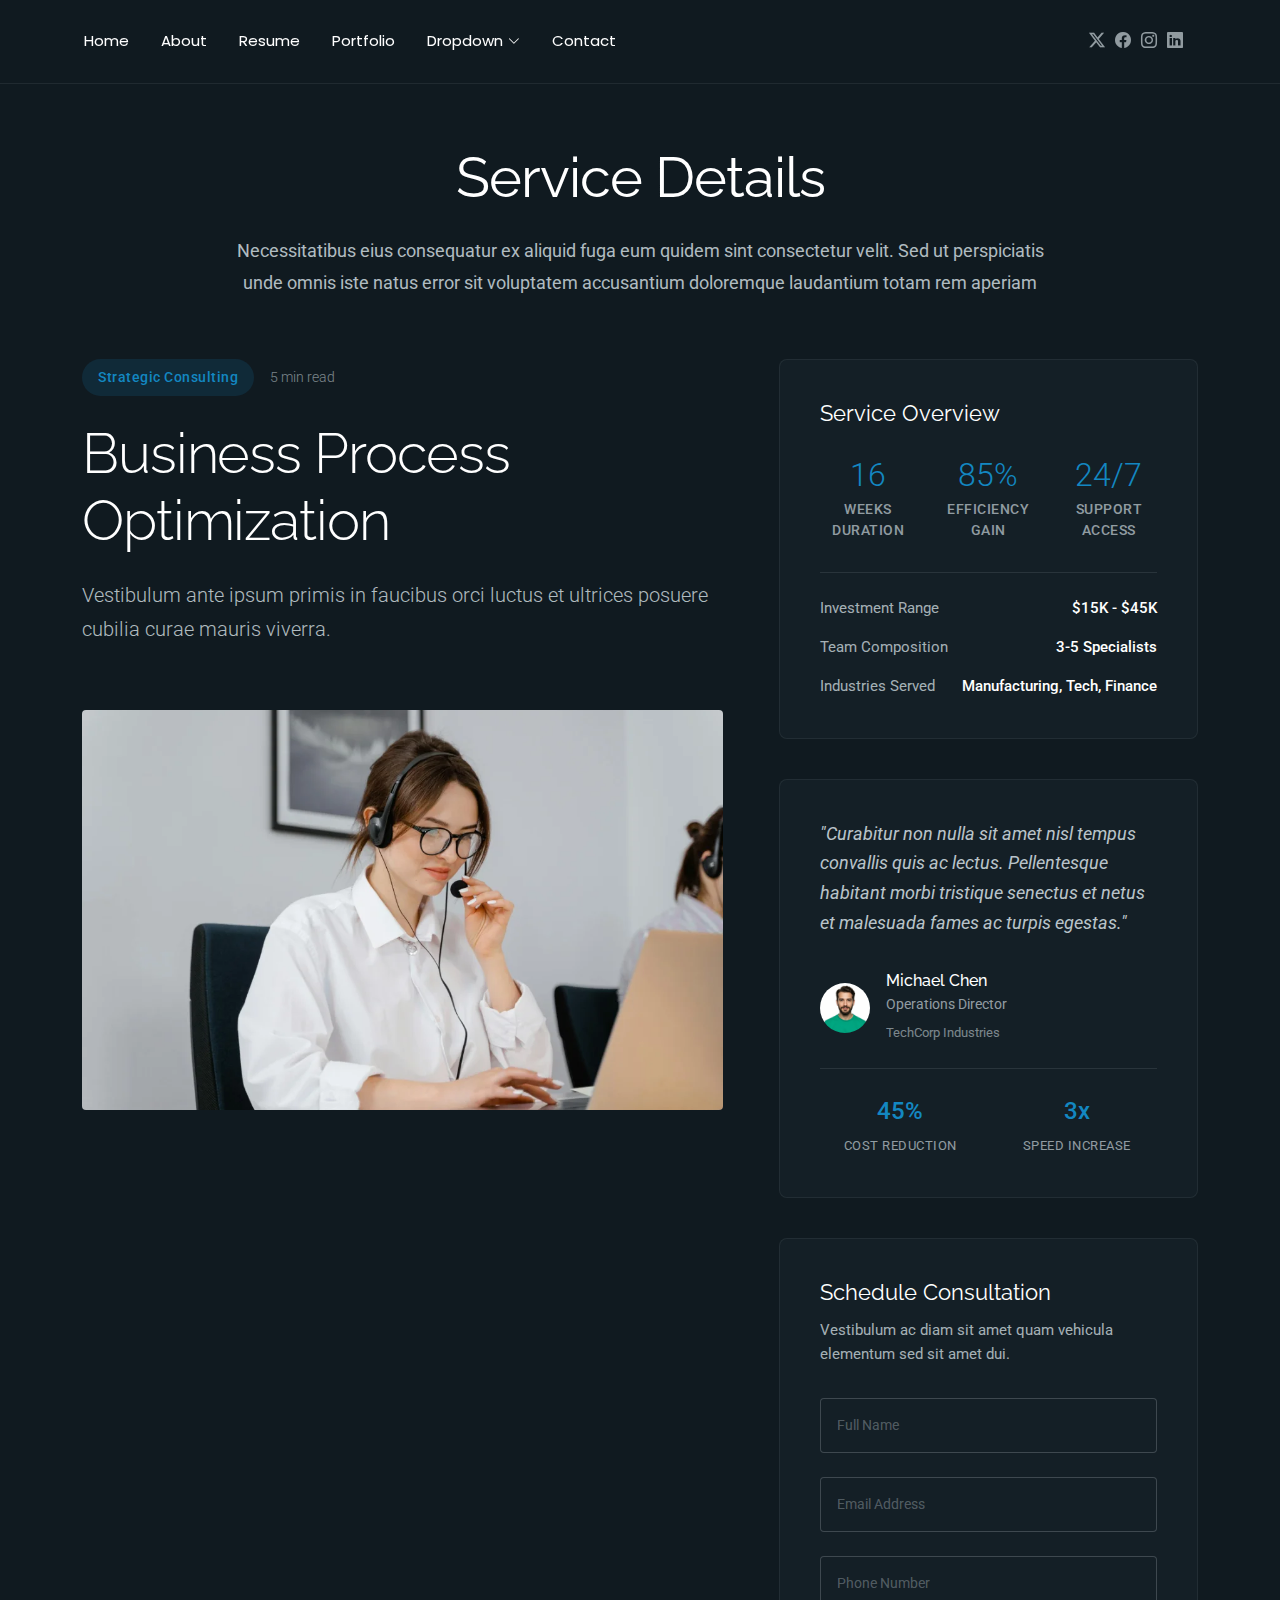
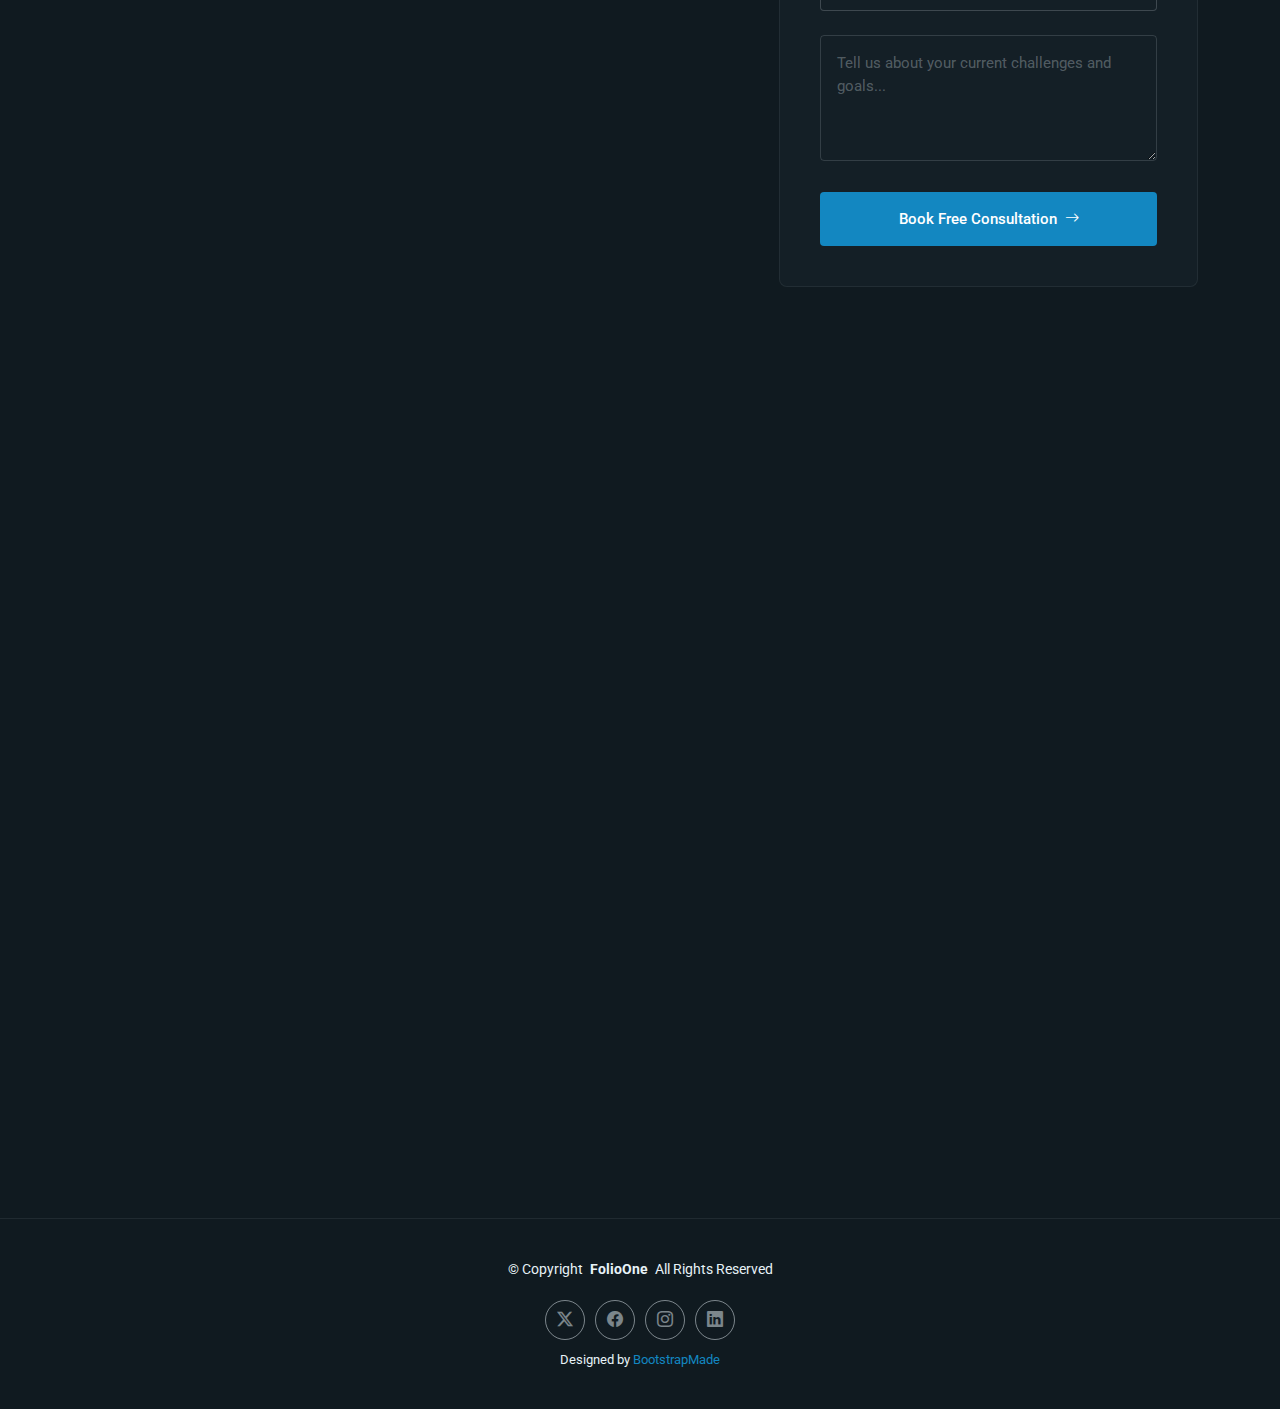
<file: service-details.html>
<!DOCTYPE html>
<html lang="en">

<head>
  <meta charset="utf-8">
  <meta content="width=device-width, initial-scale=1.0" name="viewport">
  <title>Service Details - FolioOne Bootstrap Template</title>
  <meta name="description" content="">
  <meta name="keywords" content="">

  <!-- Favicons -->
  <link href="assets/img/favicon.png" rel="icon">
  <link href="assets/img/apple-touch-icon.png" rel="apple-touch-icon">

  <!-- Fonts -->
  <link href="https://fonts.googleapis.com" rel="preconnect">
  <link href="https://fonts.gstatic.com" rel="preconnect" crossorigin>
  <link href="https://fonts.googleapis.com/css2?family=Roboto:ital,wght@0,100;0,300;0,400;0,500;0,700;0,900;1,100;1,300;1,400;1,500;1,700;1,900&family=Poppins:ital,wght@0,100;0,200;0,300;0,400;0,500;0,600;0,700;0,800;0,900;1,100;1,200;1,300;1,400;1,500;1,600;1,700;1,800;1,900&family=Raleway:ital,wght@0,100;0,200;0,300;0,400;0,500;0,600;0,700;0,800;0,900;1,100;1,200;1,300;1,400;1,500;1,600;1,700;1,800;1,900&display=swap" rel="stylesheet">

  <!-- Vendor CSS Files -->
  <link href="assets/vendor/bootstrap/css/bootstrap.min.css" rel="stylesheet">
  <link href="assets/vendor/bootstrap-icons/bootstrap-icons.css" rel="stylesheet">
  <link href="assets/vendor/aos/aos.css" rel="stylesheet">
  <link href="assets/vendor/swiper/swiper-bundle.min.css" rel="stylesheet">
  <link href="assets/vendor/glightbox/css/glightbox.min.css" rel="stylesheet">

  <!-- Main CSS File -->
  <link href="assets/css/main.css" rel="stylesheet">

  <!-- =======================================================
  * Template Name: FolioOne
  * Template URL: https://bootstrapmade.com/folioone-bootstrap-portfolio-website-template/
  * Updated: Aug 23 2025 with Bootstrap v5.3.7
  * Author: BootstrapMade.com
  * License: https://bootstrapmade.com/license/
  ======================================================== -->
</head>

<body class="service-details-page">

  <header id="header" class="header d-flex align-items-center light-background sticky-top">
    <div class="container position-relative d-flex align-items-center justify-content-between">

      <!-- <a href="index.html" class="logo d-flex align-items-center me-auto me-xl-0">
      <img src="assets/img/logo.webp" alt="">
      <h1 class="sitename">FolioOne</h1> 
    </a> -->

      <nav id="navmenu" class="navmenu">
        <ul>
          <li><a href="index.html">Home</a></li>
          <li><a href="about.html">About</a></li>
          <li><a href="resume.html">Resume</a></li>
          <!-- <li><a href="services.html">Services</a></li> -->
          <li><a href="portfolio.html">Portfolio</a></li>
          <li class="dropdown"><a href="#"><span>Dropdown</span> <i class="bi bi-chevron-down toggle-dropdown"></i></a>
            <ul>
              <li><a href="#">Dropdown 1</a></li>
              <li class="dropdown"><a href="#"><span>Deep Dropdown</span> <i class="bi bi-chevron-down toggle-dropdown"></i></a>
                <ul>
                  <li><a href="#">Deep Dropdown 1</a></li>
                  <li><a href="#">Deep Dropdown 2</a></li>
                  <li><a href="#">Deep Dropdown 3</a></li>
                  <li><a href="#">Deep Dropdown 4</a></li>
                  <li><a href="#">Deep Dropdown 5</a></li>
                </ul>
              </li>
              <li><a href="#">Dropdown 2</a></li>
              <li><a href="#">Dropdown 3</a></li>
              <li><a href="#">Dropdown 4</a></li>
            </ul>
          </li>
          <li><a href="contact.html">Contact</a></li>
        </ul>
        <i class="mobile-nav-toggle d-xl-none bi bi-list"></i>
      </nav>

      <div class="header-social-links">
        <a href="#" class="twitter"><i class="bi bi-twitter-x"></i></a>
        <a href="#" class="facebook"><i class="bi bi-facebook"></i></a>
        <a href="#" class="instagram"><i class="bi bi-instagram"></i></a>
        <a href="#" class="linkedin"><i class="bi bi-linkedin"></i></a>
      </div>

    </div>
  </header>

  <main class="main">

    <!-- Service Details Section -->
    <section id="service-details" class="service-details section">

      <!-- Section Title -->
      <div class="container section-title" data-aos="fade-up">
        <h2>Service Details</h2>
        <p>Necessitatibus eius consequatur ex aliquid fuga eum quidem sint consectetur velit. Sed ut perspiciatis unde omnis iste natus error sit voluptatem accusantium doloremque laudantium totam rem aperiam</p>
      </div><!-- End Section Title -->

      <div class="container" data-aos="fade-up" data-aos-delay="100">

        <div class="row">

          <!-- Main Content Area -->
          <div class="col-lg-7">

            <!-- Hero Service Introduction -->
            <div class="service-hero" data-aos="fade-up" data-aos-delay="100">
              <div class="service-meta">
                <span class="service-category">Strategic Consulting</span>
                <span class="reading-time">5 min read</span>
              </div>
              <h1>Business Process Optimization</h1>
              <p class="service-description">Vestibulum ante ipsum primis in faucibus orci luctus et ultrices posuere cubilia curae mauris viverra.</p>
            </div>

            <!-- Service Visual -->
            <div class="service-visual" data-aos="zoom-in" data-aos-delay="200">
              <img src="assets/img/services/services-7.webp" alt="Business Process Optimization" class="img-fluid">
            </div>

            <!-- Service Content -->
            <div class="service-narrative" data-aos="fade-up" data-aos-delay="300">
              <h3>Transform Your Operations</h3>
              <p>Donec rutrum congue leo eget malesuada. Vivamus magna justo, lacinia eget consectetur sed, convallis at tellus. Mauris blandit aliquet elit, eget tincidunt nibh pulvinar a. Cras ultricies ligula sed magna dictum porta.</p>

              <p>Sed porttitor lectus nibh. Vestibulum ac diam sit amet quam vehicula elementum sed sit amet dui. Pellentesque habitant morbi tristique senectus et netus et malesuada fames ac turpis egestas. Donec sollicitudin molestie malesuada.</p>

              <!-- Key Benefits Grid -->
              <div class="benefits-grid" data-aos="fade-up" data-aos-delay="400">
                <div class="benefit-card">
                  <div class="benefit-icon">
                    <i class="bi bi-lightning-charge"></i>
                  </div>
                  <h4>Efficiency Boost</h4>
                  <p>Curabitur arcu erat accumsan id imperdiet et porttitor at sem.</p>
                </div>

                <div class="benefit-card">
                  <div class="benefit-icon">
                    <i class="bi bi-shield-check"></i>
                  </div>
                  <h4>Risk Mitigation</h4>
                  <p>Pellentesque in ipsum id orci porta dapibus vestibulum ante ipsum.</p>
                </div>

                <div class="benefit-card">
                  <div class="benefit-icon">
                    <i class="bi bi-graph-up"></i>
                  </div>
                  <h4>Growth Acceleration</h4>
                  <p>Vivamus suscipit tortor eget felis porttitor volutpat mauris blandit.</p>
                </div>

                <div class="benefit-card">
                  <div class="benefit-icon">
                    <i class="bi bi-people"></i>
                  </div>
                  <h4>Team Alignment</h4>
                  <p>Donec rutrum congue leo eget malesuada vivamus magna justo lacinia.</p>
                </div>
              </div>

            </div>

            <!-- Implementation Timeline -->
            <div class="timeline-section" data-aos="fade-up" data-aos-delay="500">
              <h3>Implementation Journey</h3>
              <div class="timeline">
                <div class="timeline-item">
                  <div class="timeline-marker">
                    <span>1</span>
                  </div>
                  <div class="timeline-content">
                    <h4>Discovery &amp; Assessment</h4>
                    <p>Comprehensive analysis of current processes and identification of optimization opportunities.</p>
                    <small>Week 1-2</small>
                  </div>
                </div>

                <div class="timeline-item">
                  <div class="timeline-marker">
                    <span>2</span>
                  </div>
                  <div class="timeline-content">
                    <h4>Strategic Planning</h4>
                    <p>Development of customized optimization roadmap with clear milestones and success metrics.</p>
                    <small>Week 3-4</small>
                  </div>
                </div>

                <div class="timeline-item">
                  <div class="timeline-marker">
                    <span>3</span>
                  </div>
                  <div class="timeline-content">
                    <h4>Implementation</h4>
                    <p>Systematic rollout of process improvements with continuous monitoring and adjustment.</p>
                    <small>Week 5-12</small>
                  </div>
                </div>

                <div class="timeline-item">
                  <div class="timeline-marker">
                    <span>4</span>
                  </div>
                  <div class="timeline-content">
                    <h4>Optimization &amp; Scale</h4>
                    <p>Fine-tuning of implemented solutions and preparation for organization-wide scaling.</p>
                    <small>Week 13-16</small>
                  </div>
                </div>
              </div>
            </div>

          </div><!-- End Main Content -->

          <!-- Service Sidebar -->
          <div class="col-lg-5">
            <div class="service-sidebar" data-aos="fade-up" data-aos-delay="200">

              <!-- Service Overview Card -->
              <div class="overview-card">
                <div class="overview-header">
                  <h4>Service Overview</h4>
                </div>
                <div class="overview-stats">
                  <div class="stat-item">
                    <div class="stat-number">16</div>
                    <div class="stat-label">Weeks Duration</div>
                  </div>
                  <div class="stat-item">
                    <div class="stat-number">85%</div>
                    <div class="stat-label">Efficiency Gain</div>
                  </div>
                  <div class="stat-item">
                    <div class="stat-number">24/7</div>
                    <div class="stat-label">Support Access</div>
                  </div>
                </div>

                <div class="overview-details">
                  <div class="detail-row">
                    <span class="detail-label">Investment Range</span>
                    <span class="detail-value">$15K - $45K</span>
                  </div>
                  <div class="detail-row">
                    <span class="detail-label">Team Composition</span>
                    <span class="detail-value">3-5 Specialists</span>
                  </div>
                  <div class="detail-row">
                    <span class="detail-label">Industries Served</span>
                    <span class="detail-value">Manufacturing, Tech, Finance</span>
                  </div>
                </div>
              </div>

              <!-- Client Success Story -->
              <div class="success-story">
                <div class="story-quote">
                  <p>"Curabitur non nulla sit amet nisl tempus convallis quis ac lectus. Pellentesque habitant morbi tristique senectus et netus et malesuada fames ac turpis egestas."</p>
                </div>
                <div class="story-author">
                  <img src="assets/img/person/person-m-8.webp" alt="Michael Chen" class="author-avatar">
                  <div class="author-details">
                    <h5>Michael Chen</h5>
                    <span>Operations Director</span>
                    <small>TechCorp Industries</small>
                  </div>
                </div>
                <div class="story-metrics">
                  <div class="metric">
                    <span class="metric-value">45%</span>
                    <span class="metric-label">Cost Reduction</span>
                  </div>
                  <div class="metric">
                    <span class="metric-value">3x</span>
                    <span class="metric-label">Speed Increase</span>
                  </div>
                </div>
              </div>

              <!-- Consultation Form -->
              <div class="consultation-form">
                <div class="form-header">
                  <h4>Schedule Consultation</h4>
                  <p>Vestibulum ac diam sit amet quam vehicula elementum sed sit amet dui.</p>
                </div>

                <form action="forms/consultation.php" method="post" class="php-email-form">
                  <div class="form-group">
                    <input type="text" name="name" class="form-input" placeholder="Full Name" required="">
                  </div>

                  <div class="form-group">
                    <input type="email" name="email" class="form-input" placeholder="Email Address" required="">
                  </div>

                  <div class="form-group">
                    <input type="tel" name="phone" class="form-input" placeholder="Phone Number">
                  </div>

                  <input type="hidden" name="subject" value="Business Process Optimization Consultation">

                  <div class="form-group">
                    <textarea name="message" class="form-input" rows="4" placeholder="Tell us about your current challenges and goals..." required=""></textarea>
                  </div>

                  <div class="loading">Loading</div>
                  <div class="error-message"></div>
                  <div class="sent-message">Your consultation request has been sent. Thank you!</div>

                  <button type="submit" class="btn-consultation">
                    <span>Book Free Consultation</span>
                    <i class="bi bi-arrow-right"></i>
                  </button>
                </form>
              </div>

            </div>
          </div><!-- End Sidebar -->

        </div>

      </div>

    </section><!-- /Service Details Section -->

  </main>

  <footer id="footer" class="footer">

    <div class="container">
      <div class="copyright text-center ">
        <p>© <span>Copyright</span> <strong class="px-1 sitename">FolioOne</strong> <span>All Rights Reserved<br></span></p>
      </div>
      <div class="social-links d-flex justify-content-center">
        <a href=""><i class="bi bi-twitter-x"></i></a>
        <a href=""><i class="bi bi-facebook"></i></a>
        <a href=""><i class="bi bi-instagram"></i></a>
        <a href=""><i class="bi bi-linkedin"></i></a>
      </div>
      <div class="credits">
        <!-- All the links in the footer should remain intact. -->
        <!-- You can delete the links only if you've purchased the pro version. -->
        <!-- Licensing information: https://bootstrapmade.com/license/ -->
        <!-- Purchase the pro version with working PHP/AJAX contact form: [buy-url] -->
        Designed by <a href="https://bootstrapmade.com/">BootstrapMade</a>
      </div>
    </div>

  </footer>

  <!-- Scroll Top -->
  <a href="#" id="scroll-top" class="scroll-top d-flex align-items-center justify-content-center"><i class="bi bi-arrow-up-short"></i></a>

  <!-- Preloader -->
  <div id="preloader"></div>

  <!-- Vendor JS Files -->
  <script src="assets/vendor/bootstrap/js/bootstrap.bundle.min.js"></script>
  <script src="assets/vendor/php-email-form/validate.js"></script>
  <script src="assets/vendor/aos/aos.js"></script>
  <script src="assets/vendor/typed.js/typed.umd.js"></script>
  <script src="assets/vendor/waypoints/noframework.waypoints.js"></script>
  <script src="assets/vendor/purecounter/purecounter_vanilla.js"></script>
  <script src="assets/vendor/swiper/swiper-bundle.min.js"></script>
  <script src="assets/vendor/imagesloaded/imagesloaded.pkgd.min.js"></script>
  <script src="assets/vendor/isotope-layout/isotope.pkgd.min.js"></script>
  <script src="assets/vendor/glightbox/js/glightbox.min.js"></script>

  <!-- Main JS File -->
  <script src="assets/js/main.js"></script>

</body>

</html>
</file>
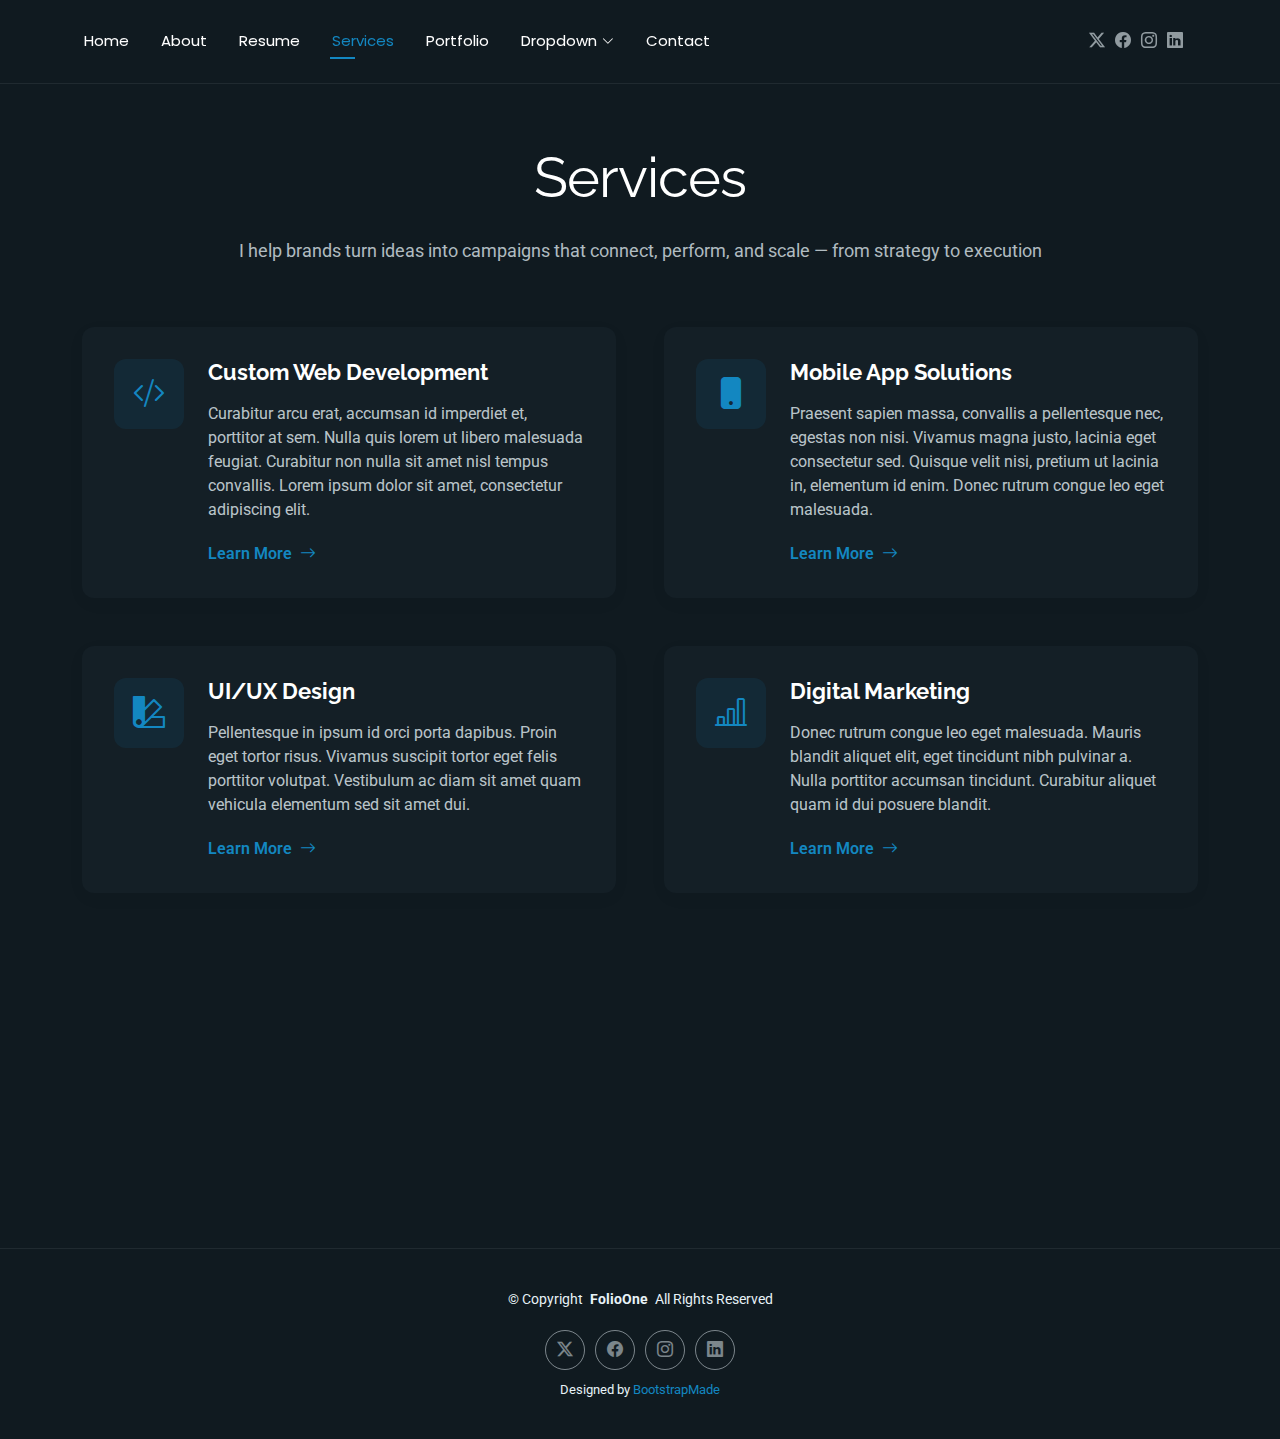
<file: services.html>
<!DOCTYPE html>
<html lang="en">

<head>
  <meta charset="utf-8">
  <meta content="width=device-width, initial-scale=1.0" name="viewport">
  <title>How I Help</title>
  <meta name="description" content="">
  <meta name="keywords" content="">

  <!-- Favicons -->
  <link href="assets/img/favicon.png" rel="icon">
  <link href="assets/img/apple-touch-icon.png" rel="apple-touch-icon">

  <!-- Fonts -->
  <link href="https://fonts.googleapis.com" rel="preconnect">
  <link href="https://fonts.gstatic.com" rel="preconnect" crossorigin>
  <link href="https://fonts.googleapis.com/css2?family=Roboto:ital,wght@0,100;0,300;0,400;0,500;0,700;0,900;1,100;1,300;1,400;1,500;1,700;1,900&family=Poppins:ital,wght@0,100;0,200;0,300;0,400;0,500;0,600;0,700;0,800;0,900;1,100;1,200;1,300;1,400;1,500;1,600;1,700;1,800;1,900&family=Raleway:ital,wght@0,100;0,200;0,300;0,400;0,500;0,600;0,700;0,800;0,900;1,100;1,200;1,300;1,400;1,500;1,600;1,700;1,800;1,900&display=swap" rel="stylesheet">

  <!-- Vendor CSS Files -->
  <link href="assets/vendor/bootstrap/css/bootstrap.min.css" rel="stylesheet">
  <link href="assets/vendor/bootstrap-icons/bootstrap-icons.css" rel="stylesheet">
  <link href="assets/vendor/aos/aos.css" rel="stylesheet">
  <link href="assets/vendor/swiper/swiper-bundle.min.css" rel="stylesheet">
  <link href="assets/vendor/glightbox/css/glightbox.min.css" rel="stylesheet">

  <!-- Main CSS File -->
  <link href="assets/css/main.css" rel="stylesheet">

  <!-- =======================================================
  * Template Name: FolioOne
  * Template URL: https://bootstrapmade.com/folioone-bootstrap-portfolio-website-template/
  * Updated: Aug 23 2025 with Bootstrap v5.3.7
  * Author: BootstrapMade.com
  * License: https://bootstrapmade.com/license/
  ======================================================== -->
</head>

<body class="services-page">

  <header id="header" class="header d-flex align-items-center light-background sticky-top">
    <div class="container position-relative d-flex align-items-center justify-content-between">

      <!-- <a href="index.html" class="logo d-flex align-items-center me-auto me-xl-0">
      <img src="assets/img/logo.webp" alt="">
      <h1 class="sitename">FolioOne</h1> 
    </a> -->

      <nav id="navmenu" class="navmenu">
        <ul>
          <li><a href="index.html">Home</a></li>
          <li><a href="about.html">About</a></li>
          <li><a href="resume.html">Resume</a></li>
          <li><a href="services.html" class="active">Services</a></li>
          <li><a href="portfolio.html">Portfolio</a></li>
          <li class="dropdown"><a href="#"><span>Dropdown</span> <i class="bi bi-chevron-down toggle-dropdown"></i></a>
            <ul>
              <li><a href="#">Dropdown 1</a></li>
              <li class="dropdown"><a href="#"><span>Deep Dropdown</span> <i class="bi bi-chevron-down toggle-dropdown"></i></a>
                <ul>
                  <li><a href="#">Deep Dropdown 1</a></li>
                  <li><a href="#">Deep Dropdown 2</a></li>
                  <li><a href="#">Deep Dropdown 3</a></li>
                  <li><a href="#">Deep Dropdown 4</a></li>
                  <li><a href="#">Deep Dropdown 5</a></li>
                </ul>
              </li>
              <li><a href="#">Dropdown 2</a></li>
              <li><a href="#">Dropdown 3</a></li>
              <li><a href="#">Dropdown 4</a></li>
            </ul>
          </li>
          <li><a href="contact.html">Contact</a></li>
        </ul>
        <i class="mobile-nav-toggle d-xl-none bi bi-list"></i>
      </nav>

      <div class="header-social-links">
        <a href="#" class="twitter"><i class="bi bi-twitter-x"></i></a>
        <a href="#" class="facebook"><i class="bi bi-facebook"></i></a>
        <a href="#" class="instagram"><i class="bi bi-instagram"></i></a>
        <a href="#" class="linkedin"><i class="bi bi-linkedin"></i></a>
      </div>

    </div>
  </header>

  <main class="main">

    <!-- Services Section -->
    <section id="services" class="services section">

      <!-- Section Title -->
      <div class="container section-title" data-aos="fade-up">
        <h2>Services</h2>
        <p>I help brands turn ideas into campaigns that connect, perform, and scale — from strategy to execution</p>
      </div><!-- End Section Title -->

      <div class="container" data-aos="fade-up" data-aos-delay="100">

        <div class="row justify-content-center g-5">

          <div class="col-md-6" data-aos="fade-right" data-aos-delay="100">
            <div class="service-item">
              <div class="service-icon">
                <i class="bi bi-code-slash"></i>
              </div>
              <div class="service-content">
                <h3>Custom Web Development</h3>
                <p>Curabitur arcu erat, accumsan id imperdiet et, porttitor at sem. Nulla quis lorem ut libero malesuada feugiat. Curabitur non nulla sit amet nisl tempus convallis. Lorem ipsum dolor sit amet, consectetur adipiscing elit.</p>
                <a href="service-details.html" class="service-link">
                  <span>Learn More</span>
                  <i class="bi bi-arrow-right"></i>
                </a>
              </div>
            </div>
          </div><!-- End Service Item -->

          <div class="col-md-6" data-aos="fade-left" data-aos-delay="100">
            <div class="service-item">
              <div class="service-icon">
                <i class="bi bi-phone-fill"></i>
              </div>
              <div class="service-content">
                <h3>Mobile App Solutions</h3>
                <p>Praesent sapien massa, convallis a pellentesque nec, egestas non nisi. Vivamus magna justo, lacinia eget consectetur sed. Quisque velit nisi, pretium ut lacinia in, elementum id enim. Donec rutrum congue leo eget malesuada.</p>
                <a href="service-details.html" class="service-link">
                  <span>Learn More</span>
                  <i class="bi bi-arrow-right"></i>
                </a>
              </div>
            </div>
          </div><!-- End Service Item -->

          <div class="col-md-6" data-aos="fade-right" data-aos-delay="200">
            <div class="service-item">
              <div class="service-icon">
                <i class="bi bi-palette2"></i>
              </div>
              <div class="service-content">
                <h3>UI/UX Design</h3>
                <p>Pellentesque in ipsum id orci porta dapibus. Proin eget tortor risus. Vivamus suscipit tortor eget felis porttitor volutpat. Vestibulum ac diam sit amet quam vehicula elementum sed sit amet dui.</p>
                <a href="service-details.html" class="service-link">
                  <span>Learn More</span>
                  <i class="bi bi-arrow-right"></i>
                </a>
              </div>
            </div>
          </div><!-- End Service Item -->

          <div class="col-md-6" data-aos="fade-left" data-aos-delay="200">
            <div class="service-item">
              <div class="service-icon">
                <i class="bi bi-bar-chart-line"></i>
              </div>
              <div class="service-content">
                <h3>Digital Marketing</h3>
                <p>Donec rutrum congue leo eget malesuada. Mauris blandit aliquet elit, eget tincidunt nibh pulvinar a. Nulla porttitor accumsan tincidunt. Curabitur aliquet quam id dui posuere blandit.</p>
                <a href="service-details.html" class="service-link">
                  <span>Learn More</span>
                  <i class="bi bi-arrow-right"></i>
                </a>
              </div>
            </div>
          </div><!-- End Service Item -->

          <div class="col-md-6" data-aos="fade-right" data-aos-delay="300">
            <div class="service-item">
              <div class="service-icon">
                <i class="bi bi-cloud-check"></i>
              </div>
              <div class="service-content">
                <h3>Cloud Computing</h3>
                <p>Curabitur aliquet quam id dui posuere blandit. Sed porttitor lectus nibh. Vivamus magna justo, lacinia eget consectetur sed, convallis at tellus. Nulla quis lorem ut libero malesuada feugiat.</p>
                <a href="service-details.html" class="service-link">
                  <span>Learn More</span>
                  <i class="bi bi-arrow-right"></i>
                </a>
              </div>
            </div>
          </div><!-- End Service Item -->

          <div class="col-md-6" data-aos="fade-left" data-aos-delay="300">
            <div class="service-item">
              <div class="service-icon">
                <i class="bi bi-shield-lock"></i>
              </div>
              <div class="service-content">
                <h3>Cybersecurity Solutions</h3>
                <p>Vestibulum ac diam sit amet quam vehicula elementum sed sit amet dui. Donec sollicitudin molestie malesuada. Curabitur arcu erat, accumsan id imperdiet et. Proin eget tortor risus.</p>
                <a href="service-details.html" class="service-link">
                  <span>Learn More</span>
                  <i class="bi bi-arrow-right"></i>
                </a>
              </div>
            </div>
          </div><!-- End Service Item -->

        </div>

      </div>

    </section><!-- /Services Section -->

  </main>

  <footer id="footer" class="footer">

    <div class="container">
      <div class="copyright text-center ">
        <p>© <span>Copyright</span> <strong class="px-1 sitename">FolioOne</strong> <span>All Rights Reserved<br></span></p>
      </div>
      <div class="social-links d-flex justify-content-center">
        <a href=""><i class="bi bi-twitter-x"></i></a>
        <a href=""><i class="bi bi-facebook"></i></a>
        <a href=""><i class="bi bi-instagram"></i></a>
        <a href=""><i class="bi bi-linkedin"></i></a>
      </div>
      <div class="credits">
        <!-- All the links in the footer should remain intact. -->
        <!-- You can delete the links only if you've purchased the pro version. -->
        <!-- Licensing information: https://bootstrapmade.com/license/ -->
        <!-- Purchase the pro version with working PHP/AJAX contact form: [buy-url] -->
        Designed by <a href="https://bootstrapmade.com/">BootstrapMade</a>
      </div>
    </div>

  </footer>

  <!-- Scroll Top -->
  <a href="#" id="scroll-top" class="scroll-top d-flex align-items-center justify-content-center"><i class="bi bi-arrow-up-short"></i></a>

  <!-- Preloader -->
  <div id="preloader"></div>

  <!-- Vendor JS Files -->
  <script src="assets/vendor/bootstrap/js/bootstrap.bundle.min.js"></script>
  <script src="assets/vendor/php-email-form/validate.js"></script>
  <script src="assets/vendor/aos/aos.js"></script>
  <script src="assets/vendor/typed.js/typed.umd.js"></script>
  <script src="assets/vendor/waypoints/noframework.waypoints.js"></script>
  <script src="assets/vendor/purecounter/purecounter_vanilla.js"></script>
  <script src="assets/vendor/swiper/swiper-bundle.min.js"></script>
  <script src="assets/vendor/imagesloaded/imagesloaded.pkgd.min.js"></script>
  <script src="assets/vendor/isotope-layout/isotope.pkgd.min.js"></script>
  <script src="assets/vendor/glightbox/js/glightbox.min.js"></script>

  <!-- Main JS File -->
  <script src="assets/js/main.js"></script>

</body>

</html>
</file>
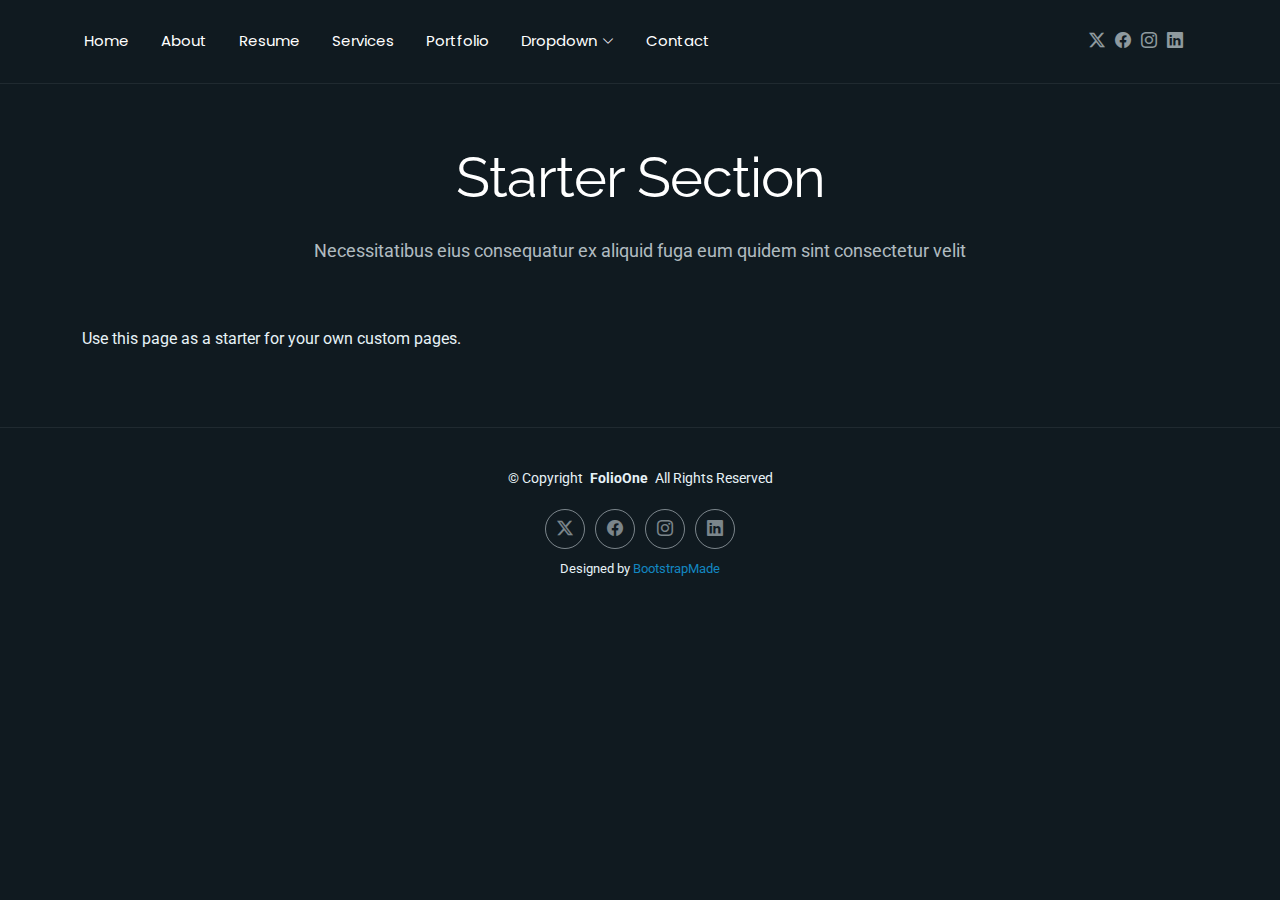
<file: starter-page.html>
<!DOCTYPE html>
<html lang="en">

<head>
  <meta charset="utf-8">
  <meta content="width=device-width, initial-scale=1.0" name="viewport">
  <title>Starter Page - FolioOne Bootstrap Template</title>
  <meta name="description" content="">
  <meta name="keywords" content="">

  <!-- Favicons -->
  <link href="assets/img/favicon.png" rel="icon">
  <link href="assets/img/apple-touch-icon.png" rel="apple-touch-icon">

  <!-- Fonts -->
  <link href="https://fonts.googleapis.com" rel="preconnect">
  <link href="https://fonts.gstatic.com" rel="preconnect" crossorigin>
  <link href="https://fonts.googleapis.com/css2?family=Roboto:ital,wght@0,100;0,300;0,400;0,500;0,700;0,900;1,100;1,300;1,400;1,500;1,700;1,900&family=Poppins:ital,wght@0,100;0,200;0,300;0,400;0,500;0,600;0,700;0,800;0,900;1,100;1,200;1,300;1,400;1,500;1,600;1,700;1,800;1,900&family=Raleway:ital,wght@0,100;0,200;0,300;0,400;0,500;0,600;0,700;0,800;0,900;1,100;1,200;1,300;1,400;1,500;1,600;1,700;1,800;1,900&display=swap" rel="stylesheet">

  <!-- Vendor CSS Files -->
  <link href="assets/vendor/bootstrap/css/bootstrap.min.css" rel="stylesheet">
  <link href="assets/vendor/bootstrap-icons/bootstrap-icons.css" rel="stylesheet">
  <link href="assets/vendor/aos/aos.css" rel="stylesheet">
  <link href="assets/vendor/swiper/swiper-bundle.min.css" rel="stylesheet">
  <link href="assets/vendor/glightbox/css/glightbox.min.css" rel="stylesheet">

  <!-- Main CSS File -->
  <link href="assets/css/main.css" rel="stylesheet">

  <!-- =======================================================
  * Template Name: FolioOne
  * Template URL: https://bootstrapmade.com/folioone-bootstrap-portfolio-website-template/
  * Updated: Aug 23 2025 with Bootstrap v5.3.7
  * Author: BootstrapMade.com
  * License: https://bootstrapmade.com/license/
  ======================================================== -->
</head>

<body class="starter-page-page">

  <header id="header" class="header d-flex align-items-center light-background sticky-top">
    <div class="container position-relative d-flex align-items-center justify-content-between">

      <!-- <a href="index.html" class="logo d-flex align-items-center me-auto me-xl-0">
      <img src="assets/img/logo.webp" alt="">
      <h1 class="sitename">FolioOne</h1> 
    </a> -->

      <nav id="navmenu" class="navmenu">
        <ul>
          <li><a href="index.html">Home</a></li>
          <li><a href="about.html">About</a></li>
          <li><a href="resume.html">Resume</a></li>
          <li><a href="services.html">Services</a></li>
          <li><a href="portfolio.html">Portfolio</a></li>
          <li class="dropdown"><a href="#"><span>Dropdown</span> <i class="bi bi-chevron-down toggle-dropdown"></i></a>
            <ul>
              <li><a href="#">Dropdown 1</a></li>
              <li class="dropdown"><a href="#"><span>Deep Dropdown</span> <i class="bi bi-chevron-down toggle-dropdown"></i></a>
                <ul>
                  <li><a href="#">Deep Dropdown 1</a></li>
                  <li><a href="#">Deep Dropdown 2</a></li>
                  <li><a href="#">Deep Dropdown 3</a></li>
                  <li><a href="#">Deep Dropdown 4</a></li>
                  <li><a href="#">Deep Dropdown 5</a></li>
                </ul>
              </li>
              <li><a href="#">Dropdown 2</a></li>
              <li><a href="#">Dropdown 3</a></li>
              <li><a href="#">Dropdown 4</a></li>
            </ul>
          </li>
          <li><a href="contact.html">Contact</a></li>
        </ul>
        <i class="mobile-nav-toggle d-xl-none bi bi-list"></i>
      </nav>

      <div class="header-social-links">
        <a href="#" class="twitter"><i class="bi bi-twitter-x"></i></a>
        <a href="#" class="facebook"><i class="bi bi-facebook"></i></a>
        <a href="#" class="instagram"><i class="bi bi-instagram"></i></a>
        <a href="#" class="linkedin"><i class="bi bi-linkedin"></i></a>
      </div>

    </div>
  </header>

  <main class="main">

    <!-- Starter Section Section -->
    <section id="starter-section" class="starter-section section">

      <!-- Section Title -->
      <div class="container section-title" data-aos="fade-up">
        <h2>Starter Section</h2>
        <p>Necessitatibus eius consequatur ex aliquid fuga eum quidem sint consectetur velit</p>
      </div><!-- End Section Title -->

      <div class="container" data-aos="fade-up">
        <p>Use this page as a starter for your own custom pages.</p>
      </div>

    </section><!-- /Starter Section Section -->

  </main>

  <footer id="footer" class="footer">

    <div class="container">
      <div class="copyright text-center ">
        <p>© <span>Copyright</span> <strong class="px-1 sitename">FolioOne</strong> <span>All Rights Reserved<br></span></p>
      </div>
      <div class="social-links d-flex justify-content-center">
        <a href=""><i class="bi bi-twitter-x"></i></a>
        <a href=""><i class="bi bi-facebook"></i></a>
        <a href=""><i class="bi bi-instagram"></i></a>
        <a href=""><i class="bi bi-linkedin"></i></a>
      </div>
      <div class="credits">
        <!-- All the links in the footer should remain intact. -->
        <!-- You can delete the links only if you've purchased the pro version. -->
        <!-- Licensing information: https://bootstrapmade.com/license/ -->
        <!-- Purchase the pro version with working PHP/AJAX contact form: [buy-url] -->
        Designed by <a href="https://bootstrapmade.com/">BootstrapMade</a>
      </div>
    </div>

  </footer>

  <!-- Scroll Top -->
  <a href="#" id="scroll-top" class="scroll-top d-flex align-items-center justify-content-center"><i class="bi bi-arrow-up-short"></i></a>

  <!-- Preloader -->
  <div id="preloader"></div>

  <!-- Vendor JS Files -->
  <script src="assets/vendor/bootstrap/js/bootstrap.bundle.min.js"></script>
  <script src="assets/vendor/php-email-form/validate.js"></script>
  <script src="assets/vendor/aos/aos.js"></script>
  <script src="assets/vendor/typed.js/typed.umd.js"></script>
  <script src="assets/vendor/waypoints/noframework.waypoints.js"></script>
  <script src="assets/vendor/purecounter/purecounter_vanilla.js"></script>
  <script src="assets/vendor/swiper/swiper-bundle.min.js"></script>
  <script src="assets/vendor/imagesloaded/imagesloaded.pkgd.min.js"></script>
  <script src="assets/vendor/isotope-layout/isotope.pkgd.min.js"></script>
  <script src="assets/vendor/glightbox/js/glightbox.min.js"></script>

  <!-- Main JS File -->
  <script src="assets/js/main.js"></script>

</body>

</html>
</file>
<file: assets/css/main.css>
/**
* Template Name: FolioOne
* Template URL: https://bootstrapmade.com/folioone-bootstrap-portfolio-website-template/
* Updated: Aug 23 2025 with Bootstrap v5.3.7
* Author: BootstrapMade.com
* License: https://bootstrapmade.com/license/
*/

/*--------------------------------------------------------------
# Font & Color Variables
# Help: https://bootstrapmade.com/color-system/
--------------------------------------------------------------*/
/* Fonts */
:root {
  --default-font: "Roboto",  system-ui, -apple-system, "Segoe UI", Roboto, "Helvetica Neue", Arial, "Noto Sans", "Liberation Sans", sans-serif, "Apple Color Emoji", "Segoe UI Emoji", "Segoe UI Symbol", "Noto Color Emoji";
  --heading-font: "Raleway",  sans-serif;
  --nav-font: "Poppins",  sans-serif;
}

/* Global Colors - The following color variables are used throughout the website. Updating them here will change the color scheme of the entire website */
:root { 
  --background-color: #101a20; /* Background color for the entire website, including individual sections */
  --default-color: #e7f2f7; /* Default color used for the majority of the text content across the entire website */
  --heading-color: #ffffff; /* Color for headings, subheadings and title throughout the website */
  --accent-color: #1387c1; /* Accent color that represents your brand on the website. It's used for buttons, links, and other elements that need to stand out */
  --surface-color: #141f26; /* The surface color is used as a background of boxed elements within sections, such as cards, icon boxes, or other elements that require a visual separation from the global background. */
  --contrast-color: #ffffff; /* Contrast color for text, ensuring readability against backgrounds of accent, heading, or default colors. */
}

/* Nav Menu Colors - The following color variables are used specifically for the navigation menu. They are separate from the global colors to allow for more customization options */
:root {
  --nav-color: #ffffff;  /* The default color of the main navmenu links */
  --nav-hover-color: #1387c1; /* Applied to main navmenu links when they are hovered over or active */
  --nav-mobile-background-color: #213642; /* Used as the background color for mobile navigation menu */
  --nav-dropdown-background-color: #051117; /* Used as the background color for dropdown items that appear when hovering over primary navigation items */
  --nav-dropdown-color: #e7f2f7; /* Used for navigation links of the dropdown items in the navigation menu. */
  --nav-dropdown-hover-color: #1387c1; /* Similar to --nav-hover-color, this color is applied to dropdown navigation links when they are hovered over. */
}

/* Color Presets - These classes override global colors when applied to any section or element, providing reuse of the sam color scheme. */

.light-background {
  --background-color: #142027;
  --surface-color: #325264;
}

.dark-background {
  --background-color: #0b1419;
  --default-color: #ffffff;
  --heading-color: #ffffff;
  --surface-color: #252525;
  --contrast-color: #ffffff;
}

/* Smooth scroll */
:root {
  scroll-behavior: smooth;
}

/*--------------------------------------------------------------
# General Styling & Shared Classes
--------------------------------------------------------------*/
body {
  color: var(--default-color);
  background-color: var(--background-color);
  font-family: var(--default-font);
}

a {
  color: var(--accent-color);
  text-decoration: none;
  transition: 0.3s;
}

a:hover {
  color: color-mix(in srgb, var(--accent-color), transparent 25%);
  text-decoration: none;
}

h1,
h2,
h3,
h4,
h5,
h6 {
  color: var(--heading-color);
  font-family: var(--heading-font);
}

/* PHP Email Form Messages
------------------------------*/
.php-email-form .error-message {
  display: none;
  background: #df1529;
  color: #ffffff;
  text-align: left;
  padding: 15px;
  margin-bottom: 24px;
  font-weight: 600;
}

.php-email-form .sent-message {
  display: none;
  color: #ffffff;
  background: #059652;
  text-align: center;
  padding: 15px;
  margin-bottom: 24px;
  font-weight: 600;
}

.php-email-form .loading {
  display: none;
  background: var(--surface-color);
  text-align: center;
  padding: 15px;
  margin-bottom: 24px;
}

.php-email-form .loading:before {
  content: "";
  display: inline-block;
  border-radius: 50%;
  width: 24px;
  height: 24px;
  margin: 0 10px -6px 0;
  border: 3px solid var(--accent-color);
  border-top-color: var(--surface-color);
  animation: php-email-form-loading 1s linear infinite;
}

@keyframes php-email-form-loading {
  0% {
    transform: rotate(0deg);
  }

  100% {
    transform: rotate(360deg);
  }
}

/*--------------------------------------------------------------
# Global Header
--------------------------------------------------------------*/
.header {
  --background-color: rgba(255, 255, 255, 0);
  color: var(--default-color);
  background-color: var(--background-color);
  padding: 15px 0;
  transition: all 0.5s;
  z-index: 997;
  border-bottom: 1px solid color-mix(in srgb, var(--default-color), transparent 92%);
}

.header .logo {
  line-height: 1;
}

.header .logo img {
  max-height: 36px;
  margin-right: 8px;
}

.header .logo h1 {
  font-size: 32px;
  margin: 0;
  font-weight: 400;
  color: var(--heading-color);
}

.header .header-social-links {
  padding-right: 15px;
}

.header .header-social-links a {
  color: color-mix(in srgb, var(--default-color), transparent 40%);
  padding-left: 6px;
  display: inline-block;
  transition: 0.3s;
  font-size: 16px;
}

.header .header-social-links a:hover {
  color: var(--default-color);
}

.header .header-social-links a i {
  line-height: 0px;
}

@media (max-width: 1200px) {
  .header .logo {
    order: 1;
  }

  .header .header-social-links {
    order: 2;
  }

  .header .navmenu {
    order: 3;
  }
}

/* Global Header on Scroll
------------------------------*/
.scrolled .header {
  --background-color: rgba(16, 26, 32, 0.9);
}

/*--------------------------------------------------------------
# Navigation Menu
--------------------------------------------------------------*/
/* Desktop Navigation */
@media (min-width: 1200px) {
  .navmenu {
    padding: 0;
  }

  .navmenu ul {
    margin: 0;
    padding: 0;
    display: flex;
    list-style: none;
    align-items: center;
  }

  .navmenu li {
    position: relative;
  }

  .navmenu>ul>li {
    white-space: nowrap;
    padding: 15px 28px 15px 0;
  }

  .navmenu>ul>li:last-child {
    padding-right: 0;
  }

  .navmenu a,
  .navmenu a:focus {
    color: var(--nav-color);
    font-size: 15px;
    padding: 0 2px;
    font-family: var(--nav-font);
    font-weight: 400;
    display: flex;
    align-items: center;
    justify-content: space-between;
    white-space: nowrap;
    transition: 0.3s;
    position: relative;
  }

  .navmenu a i,
  .navmenu a:focus i {
    font-size: 12px;
    line-height: 0;
    margin-left: 5px;
    transition: 0.3s;
  }

  .navmenu>ul>li>a:before {
    content: "";
    position: absolute;
    height: 2px;
    bottom: -6px;
    left: 0;
    background-color: var(--nav-hover-color);
    visibility: hidden;
    width: 0px;
    transition: all 0.3s ease-in-out 0s;
  }

  .navmenu a:hover:before,
  .navmenu li:hover>a:before,
  .navmenu .active:before {
    visibility: visible;
    width: 25px;
  }

  .navmenu li:hover>a,
  .navmenu .active,
  .navmenu .active:focus {
    color: var(--nav-hover-color);
  }

  .navmenu .dropdown ul {
    margin: 0;
    padding: 10px 0;
    background: var(--nav-dropdown-background-color);
    display: block;
    position: absolute;
    visibility: hidden;
    left: -5px;
    top: 130%;
    opacity: 0;
    transition: 0.3s;
    border-radius: 4px;
    z-index: 99;
    box-shadow: 0px 0px 30px rgba(0, 0, 0, 0.1);
  }

  .navmenu .dropdown ul li {
    min-width: 200px;
  }

  .navmenu .dropdown ul a {
    padding: 10px 20px;
    font-size: 15px;
    text-transform: none;
    color: var(--nav-dropdown-color);
  }

  .navmenu .dropdown ul a i {
    font-size: 12px;
  }

  .navmenu .dropdown ul a:hover,
  .navmenu .dropdown ul .active:hover,
  .navmenu .dropdown ul li:hover>a {
    color: var(--nav-dropdown-hover-color);
  }

  .navmenu .dropdown:hover>ul {
    opacity: 1;
    top: 100%;
    visibility: visible;
  }

  .navmenu .dropdown .dropdown ul {
    top: 0;
    left: -90%;
    visibility: hidden;
  }

  .navmenu .dropdown .dropdown:hover>ul {
    opacity: 1;
    top: 0;
    left: -100%;
    visibility: visible;
  }
}

/* Mobile Navigation */
@media (max-width: 1199px) {
  .mobile-nav-toggle {
    color: var(--nav-color);
    font-size: 28px;
    line-height: 0;
    margin-right: 10px;
    cursor: pointer;
    transition: color 0.3s;
  }

  .navmenu {
    padding: 0;
    z-index: 9997;
  }

  .navmenu ul {
    display: none;
    list-style: none;
    position: absolute;
    inset: 60px 20px 20px 20px;
    padding: 10px 0;
    margin: 0;
    border-radius: 6px;
    background-color: var(--nav-mobile-background-color);
    border: 1px solid color-mix(in srgb, var(--default-color), transparent 90%);
    box-shadow: none;
    overflow-y: auto;
    transition: 0.3s;
    z-index: 9998;
  }

  .navmenu a,
  .navmenu a:focus {
    color: var(--nav-dropdown-color);
    padding: 10px 20px;
    font-family: var(--nav-font);
    font-size: 17px;
    font-weight: 500;
    display: flex;
    align-items: center;
    justify-content: space-between;
    white-space: nowrap;
    transition: 0.3s;
  }

  .navmenu a i,
  .navmenu a:focus i {
    font-size: 12px;
    line-height: 0;
    margin-left: 5px;
    width: 30px;
    height: 30px;
    display: flex;
    align-items: center;
    justify-content: center;
    border-radius: 50%;
    transition: 0.3s;
    background-color: color-mix(in srgb, var(--accent-color), transparent 90%);
  }

  .navmenu a i:hover,
  .navmenu a:focus i:hover {
    background-color: var(--accent-color);
    color: var(--contrast-color);
  }

  .navmenu a:hover,
  .navmenu .active,
  .navmenu .active:focus {
    color: var(--nav-dropdown-hover-color);
  }

  .navmenu .active i,
  .navmenu .active:focus i {
    background-color: var(--accent-color);
    color: var(--contrast-color);
    transform: rotate(180deg);
  }

  .navmenu .dropdown ul {
    position: static;
    display: none;
    z-index: 99;
    padding: 10px 0;
    margin: 10px 20px;
    background-color: var(--nav-dropdown-background-color);
    transition: all 0.5s ease-in-out;
  }

  .navmenu .dropdown ul ul {
    background-color: rgba(33, 37, 41, 0.1);
  }

  .navmenu .dropdown>.dropdown-active {
    display: block;
    background-color: rgba(33, 37, 41, 0.03);
  }

  .mobile-nav-active {
    overflow: hidden;
  }

  .mobile-nav-active .mobile-nav-toggle {
    color: #fff;
    position: absolute;
    font-size: 32px;
    top: 15px;
    right: 15px;
    margin-right: 0;
    z-index: 9999;
  }

  .mobile-nav-active .navmenu {
    position: fixed;
    overflow: hidden;
    inset: 0;
    background: rgba(33, 37, 41, 0.8);
    transition: 0.3s;
  }

  .mobile-nav-active .navmenu>ul {
    display: block;
  }
}

/*--------------------------------------------------------------
# Global Footer
--------------------------------------------------------------*/
.footer {
  color: var(--default-color);
  background-color: var(--background-color);
  font-size: 14px;
  padding: 40px 0;
  position: relative;
  border-top: 1px solid color-mix(in srgb, var(--default-color), transparent 92%);
}

.footer .copyright p {
  margin-bottom: 0;
}

.footer .social-links {
  margin-top: 20px;
}

.footer .social-links a {
  display: flex;
  align-items: center;
  justify-content: center;
  width: 40px;
  height: 40px;
  border-radius: 50%;
  border: 1px solid color-mix(in srgb, var(--default-color), transparent 50%);
  font-size: 16px;
  color: color-mix(in srgb, var(--default-color), transparent 50%);
  margin: 0 5px;
  transition: 0.3s;
}

.footer .social-links a:hover {
  color: var(--accent-color);
  border-color: var(--accent-color);
}

.footer .credits {
  margin-top: 10px;
  font-size: 13px;
  text-align: center;
}

/*--------------------------------------------------------------
# Preloader
--------------------------------------------------------------*/
#preloader {
  position: fixed;
  inset: 0;
  z-index: 9999;
  overflow: hidden;
  background-color: var(--background-color);
  transition: all 0.6s ease-out;
  width: 100%;
  height: 100vh;
}

#preloader:before,
#preloader:after {
  content: "";
  position: absolute;
  border: 4px solid var(--accent-color);
  border-radius: 50%;
  animation: animate-preloader 2s cubic-bezier(0, 0.2, 0.8, 1) infinite;
}

#preloader:after {
  animation-delay: -0.5s;
}

@keyframes animate-preloader {
  0% {
    width: 10px;
    height: 10px;
    top: calc(50% - 5px);
    left: calc(50% - 5px);
    opacity: 1;
  }

  100% {
    width: 72px;
    height: 72px;
    top: calc(50% - 36px);
    left: calc(50% - 36px);
    opacity: 0;
  }
}

/*--------------------------------------------------------------
# Scroll Top Button
--------------------------------------------------------------*/
.scroll-top {
  position: fixed;
  visibility: hidden;
  opacity: 0;
  right: 15px;
  bottom: -15px;
  z-index: 99999;
  background-color: var(--accent-color);
  width: 44px;
  height: 44px;
  border-radius: 50px;
  transition: all 0.4s;
}

.scroll-top i {
  font-size: 24px;
  color: var(--contrast-color);
  line-height: 0;
}

.scroll-top:hover {
  background-color: color-mix(in srgb, var(--accent-color), transparent 20%);
  color: var(--contrast-color);
}

.scroll-top.active {
  visibility: visible;
  opacity: 1;
  bottom: 15px;
}

/*--------------------------------------------------------------
# Disable aos animation delay on mobile devices
--------------------------------------------------------------*/
@media screen and (max-width: 768px) {
  [data-aos-delay] {
    transition-delay: 0 !important;
  }
}

/*--------------------------------------------------------------
# Global Page Titles & Breadcrumbs
--------------------------------------------------------------*/
.page-title {
  color: var(--default-color);
  background-color: var(--background-color);
  position: relative;
}

.page-title .heading {
  padding: 80px 0;
  border-top: 1px solid color-mix(in srgb, var(--default-color), transparent 90%);
}

.page-title .heading h1 {
  font-size: 38px;
  font-weight: 700;
}

.page-title nav {
  background-color: color-mix(in srgb, var(--default-color), transparent 96%);
  padding: 20px 0;
}

.page-title nav ol {
  display: flex;
  flex-wrap: wrap;
  list-style: none;
  padding: 0;
  margin: 0;
  font-size: 16px;
  font-weight: 400;
}

.page-title nav ol li+li {
  padding-left: 10px;
}

.page-title nav ol li+li::before {
  content: "/";
  display: inline-block;
  padding-right: 10px;
  color: color-mix(in srgb, var(--default-color), transparent 70%);
}

/*--------------------------------------------------------------
# Global Sections
--------------------------------------------------------------*/
section,
.section {
  color: var(--default-color);
  background-color: var(--background-color);
  padding: 60px 0;
  scroll-margin-top: 100px;
  overflow: clip;
}

@media (max-width: 1199px) {

  section,
  .section {
    scroll-margin-top: 66px;
  }
}

/*--------------------------------------------------------------
# Global Section Titles
--------------------------------------------------------------*/
.section-title {
  text-align: center;
  padding-bottom: 60px;
  position: relative;
}

.section-title h2 {
  font-size: 3.5rem;
  font-weight: 400;
  line-height: 1.2;
  color: var(--heading-color);
  margin-bottom: 1.5rem;
  letter-spacing: -1px;
}

@media (max-width: 768px) {
  .section-title h2 {
    font-size: 2.5rem;
  }
}

.section-title p {
  font-size: 1.125rem;
  line-height: 1.8;
  color: color-mix(in srgb, var(--default-color), transparent 25%);
  max-width: 900px;
  margin: 0 auto;
  text-wrap: balance;
}

/*--------------------------------------------------------------
# Hero Section
--------------------------------------------------------------*/
.hero {
  padding: 80px 0;
  min-height: 100vh;
  display: flex;
  align-items: center;
}

.hero .hero-content h1 {
  font-size: 3.5rem;
  font-weight: 700;
  margin-bottom: 1rem;
  line-height: 1.2;
}

.hero .hero-content h1 .highlight {
  color: var(--accent-color);
  position: relative;
}

.hero .hero-content h1 .highlight::after {
  content: "";
  position: absolute;
  bottom: 0;
  left: 0;
  width: 100%;
  height: 3px;
  background: linear-gradient(90deg, var(--accent-color), color-mix(in srgb, var(--accent-color), transparent 50%));
  border-radius: 2px;
}

@media (max-width: 768px) {
  .hero .hero-content h1 {
    font-size: 2.5rem;
  }
}

.hero .hero-content h2 {
  font-size: 1.5rem;
  font-weight: 400;
  margin-bottom: 2rem;
  color: color-mix(in srgb, var(--default-color), transparent 20%);
}

.hero .hero-content h2 .typed {
  color: var(--accent-color);
  font-weight: 600;
}

@media (max-width: 768px) {
  .hero .hero-content h2 {
    font-size: 1.25rem;
  }
}

.hero .hero-content p {
  font-size: 1.1rem;
  line-height: 1.6;
  margin-bottom: 2.5rem;
  color: color-mix(in srgb, var(--default-color), transparent 30%);
}

.hero .hero-actions {
  display: flex;
  gap: 1rem;
  margin-bottom: 3rem;
}

.hero .hero-actions .btn {
  padding: 12px 30px;
  border-radius: 50px;
  font-weight: 600;
  text-decoration: none;
  transition: all 0.3s ease;
  border: 2px solid;
}

.hero .hero-actions .btn.btn-primary {
  background: var(--accent-color);
  color: var(--contrast-color);
  border-color: var(--accent-color);
}

.hero .hero-actions .btn.btn-primary:hover {
  background: color-mix(in srgb, var(--accent-color), black 15%);
  border-color: color-mix(in srgb, var(--accent-color), black 15%);
  transform: translateY(-2px);
}

.hero .hero-actions .btn.btn-outline {
  background: transparent;
  color: var(--accent-color);
  border-color: var(--accent-color);
}

.hero .hero-actions .btn.btn-outline:hover {
  transform: translateY(-2px);
}

@media (max-width: 576px) {
  .hero .hero-actions {
    flex-direction: column;
  }

  .hero .hero-actions .btn {
    text-align: center;
  }
}

.hero .social-links {
  display: flex;
  gap: 1rem;
}

.hero .social-links a {
  width: 45px;
  height: 45px;
  background: var(--surface-color);
  border-radius: 50%;
  display: flex;
  align-items: center;
  justify-content: center;
  color: var(--default-color);
  font-size: 1.2rem;
  transition: all 0.3s ease;
}

.hero .social-links a:hover {
  background: var(--accent-color);
  color: var(--contrast-color);
  transform: translateY(-3px);
  box-shadow: 0 8px 25px color-mix(in srgb, var(--accent-color), transparent 70%);
}

.hero .hero-image {
  position: relative;
}

.hero .hero-image .image-wrapper {
  position: relative;
  max-width: 450px;
  margin: 0 auto;
}

.hero .hero-image .image-wrapper img {
  border-radius: 20px;
  box-shadow: 0 5px 15px color-mix(in srgb, var(--default-color), transparent 95%);
  transition: transform 0.3s ease;
}

.hero .hero-image .image-wrapper img:hover {
  transform: scale(1.02);
}

.hero .hero-image .floating-elements {
  position: absolute;
  top: 0;
  left: 0;
  right: 0;
  bottom: 0;
  pointer-events: none;
}

.hero .hero-image .floating-elements .floating-card {
  position: absolute;
  background: var(--surface-color);
  padding: 15px 20px;
  border-radius: 15px;
  box-shadow: 0 10px 30px color-mix(in srgb, var(--default-color), transparent 90%);
  display: flex;
  align-items: center;
  gap: 10px;
  font-weight: 600;
  animation: float 3s ease-in-out infinite;
}

.hero .hero-image .floating-elements .floating-card i {
  font-size: 1.5rem;
  color: var(--accent-color);
}

.hero .hero-image .floating-elements .floating-card.design {
  top: 10%;
  right: -10%;
  animation-delay: 0s;
}

.hero .hero-image .floating-elements .floating-card.code {
  bottom: 30%;
  left: -15%;
  animation-delay: 1s;
}

.hero .hero-image .floating-elements .floating-card.creativity {
  top: 60%;
  right: -5%;
  animation-delay: 2s;
}

@media (max-width: 992px) {
  .hero .hero-image .floating-elements .floating-card {
    display: none;
  }
}

@keyframes float {

  0%,
  100% {
    transform: translateY(0px);
  }

  50% {
    transform: translateY(-10px);
  }
}

@media (max-width: 992px) {
  .hero .hero-content {
    text-align: center;
    margin-bottom: 3rem;
  }
}

/*--------------------------------------------------------------
# About Section
--------------------------------------------------------------*/
.about .intro-content .eyebrow {
  display: inline-block;
  letter-spacing: 0.12em;
  text-transform: uppercase;
  font-size: 12px;
  color: color-mix(in srgb, var(--default-color), transparent 40%);
  margin-bottom: 16px;
}

.about .intro-content .headline {
  font-family: var(--heading-font);
  font-weight: 300;
  line-height: 1.2;
  font-size: clamp(28px, 4vw, 44px);
  margin: 0 0 24px 0;
}

.about .intro-content .lead {
  font-size: 18px;
  line-height: 1.8;
  color: color-mix(in srgb, var(--default-color), transparent 10%);
  margin-bottom: 24px;
}

.about .intro-content p {
  line-height: 1.8;
  margin-bottom: 24px;
  color: color-mix(in srgb, var(--default-color), transparent 5%);
}

.about .intro-content .cta-group {
  display: flex;
  gap: 24px;
  align-items: center;
  margin-top: 24px;
}

.about .intro-content .cta-group .btn-ghost {
  display: inline-flex;
  align-items: center;
  gap: 8px;
  padding: 12px 18px;
  border-radius: 6px;
  color: var(--accent-color);
  background: color-mix(in srgb, var(--accent-color), transparent 92%);
  border: 1px solid color-mix(in srgb, var(--accent-color), transparent 70%);
  transition: 0.3s ease-in-out;
}

.about .intro-content .cta-group .btn-ghost:hover,
.about .intro-content .cta-group .btn-ghost:focus {
  color: var(--contrast-color);
  background: var(--accent-color);
  border-color: var(--accent-color);
  outline: none;
  box-shadow: 0 0 0 3px color-mix(in srgb, var(--accent-color), transparent 70%);
}

.about .intro-content .cta-group .link-underline {
  display: inline-flex;
  align-items: center;
  gap: 8px;
  position: relative;
  color: var(--accent-color);
  padding-bottom: 4px;
  transition: 0.3s ease-in-out;
}

.about .intro-content .cta-group .link-underline::after {
  content: "";
  position: absolute;
  left: 0;
  right: 0;
  bottom: 0;
  height: 1px;
  background: color-mix(in srgb, var(--accent-color), transparent 40%);
  transform: scaleX(0.4);
  transform-origin: left;
  transition: 0.3s ease-in-out;
}

.about .intro-content .cta-group .link-underline:hover,
.about .intro-content .cta-group .link-underline:focus {
  color: color-mix(in srgb, var(--accent-color), transparent 10%);
  outline: none;
}

.about .intro-content .cta-group .link-underline:hover::after,
.about .intro-content .cta-group .link-underline:focus::after {
  transform: scaleX(1);
}

.about .profile-figure {
  margin: 0;
}

.about .profile-figure .profile-photo {
  width: 88%;
  max-width: 440px;
  border-radius: 18px;
  box-shadow: 0 10px 30px color-mix(in srgb, var(--default-color), transparent 92%);
  transform: translateY(0);
  transition: transform 0.3s ease-in-out;
}

.about .profile-figure .profile-caption {
  margin-top: 24px;
  display: flex;
  align-items: center;
  justify-content: center;
}

.about .profile-figure .profile-caption .meta {
  font-size: 14px;
  color: color-mix(in srgb, var(--default-color), transparent 20%);
}

.about .profile-figure .profile-caption .meta .funfact {
  font-size: 13px;
  margin-top: 4px;
  color: color-mix(in srgb, var(--default-color), transparent 35%);
}

.about .profile-figure:hover .profile-photo {
  transform: translateY(-4px);
}

.about .skill-item {
  padding: 24px;
  border-radius: 6px;
  transition: 0.3s ease-in-out;
  background: color-mix(in srgb, var(--surface-color), var(--accent-color) 2%);
  border: 1px solid color-mix(in srgb, var(--default-color), transparent 88%);
  height: 100%;
}

.about .skill-item i {
  font-size: 24px;
  color: var(--accent-color);
  margin-bottom: 16px;
  display: inline-block;
}

.about .skill-item h3 {
  font-size: 16px;
  margin-bottom: 6px;
  font-weight: 500;
}

.about .skill-item p {
  margin: 0;
  font-size: 14px;
  color: color-mix(in srgb, var(--default-color), transparent 25%);
}

.about .skill-item:hover {
  transform: translateY(-3px);
  border-color: color-mix(in srgb, var(--accent-color), transparent 60%);
  box-shadow: 0 10px 30px color-mix(in srgb, var(--default-color), transparent 92%);
}

.about .timeline-item {
  position: relative;
  padding-left: 26px;
}

.about .timeline-item time {
  display: inline-block;
  font-size: 12px;
  letter-spacing: 0.08em;
  text-transform: uppercase;
  color: color-mix(in srgb, var(--default-color), transparent 45%);
  margin-bottom: 6px;
}

.about .timeline-item h4 {
  font-size: 18px;
  font-weight: 400;
  margin: 0 0 6px;
}

.about .timeline-item p {
  font-size: 14px;
  color: color-mix(in srgb, var(--default-color), transparent 25%);
  margin: 0;
}

.about .timeline-item .dot {
  position: absolute;
  left: 0;
  top: 4px;
  width: 10px;
  height: 10px;
  border-radius: 50%;
  background: var(--accent-color);
  box-shadow: 0 0 0 6px color-mix(in srgb, var(--accent-color), transparent 80%);
}

.about .personal-quote {
  padding: 24px 0;
}

.about .personal-quote p {
  font-family: var(--heading-font);
  font-weight: 300;
  font-size: clamp(20px, 3vw, 28px);
  line-height: 1.5;
  color: color-mix(in srgb, var(--default-color), transparent 5%);
  margin: 0 auto;
  max-width: 800px;
}

.about .fact-pill {
  display: flex;
  align-items: center;
  justify-content: center;
  gap: 10px;
  padding: 10px 14px;
  border-radius: 999px;
  border: 1px solid color-mix(in srgb, var(--default-color), transparent 85%);
  background: var(--surface-color);
  color: color-mix(in srgb, var(--default-color), transparent 10%);
  transition: 0.3s ease-in-out;
}

.about .fact-pill i {
  color: var(--accent-color);
}

.about .fact-pill span {
  font-size: 14px;
}

.about .fact-pill:hover {
  transform: translateY(-2px);
  border-color: color-mix(in srgb, var(--accent-color), transparent 60%);
  box-shadow: 0 10px 30px color-mix(in srgb, var(--default-color), transparent 92%);
}

.about .fact-pill:focus-within {
  box-shadow: 0 0 0 3px color-mix(in srgb, var(--accent-color), transparent 70%);
}

@media (max-width: 992px) {
  .about .profile-figure {
    text-align: center !important;
  }

  .about .profile-figure .profile-photo {
    width: 72%;
  }

  .about .intro-content .cta-group {
    flex-wrap: wrap;
  }
}

@media (max-width: 576px) {
  .about .profile-figure .profile-photo {
    width: 100%;
  }
}

/*--------------------------------------------------------------
# Skills Section
--------------------------------------------------------------*/
.skills .skill-box {
  background-color: var(--surface-color);
  padding: 2rem;
  border-radius: 8px;
  box-shadow: 0 0 20px rgba(0, 0, 0, 0.05);
}

.skills .skill-box h3 {
  font-size: 1.2rem;
  margin-bottom: 1rem;
  font-weight: 600;
}

.skills .skill-box p {
  font-size: 0.9rem;
  margin-bottom: 0.8rem;
  opacity: 0.6;
}

.skills .skill-box .progress {
  background-color: color-mix(in srgb, var(--accent-color), transparent 85%);
  border-radius: 50px;
  height: 8px;
  margin-top: 5px;
  overflow: hidden;
}

.skills .skill-box .progress .progress-bar {
  background-color: var(--accent-color);
  height: 100%;
  position: relative;
  border-radius: 50px;
  transition: 0.9s;
  width: 1px;
}

/*--------------------------------------------------------------
# Stats Section
--------------------------------------------------------------*/
.stats .avatars {
  position: relative;
}

.stats .avatars img {
  width: 60px;
  height: 60px;
  border: 3px solid var(--accent-color);
  margin-right: -15px;
  transition: transform 0.3s ease;
}

.stats .avatars img:hover {
  transform: translateY(-5px);
  z-index: 2;
}

.stats .counters h2 {
  color: var(--heading-color);
  font-size: 48px;
  font-weight: 700;
  margin-bottom: 10px;
}

.stats .counters h2 span {
  display: inline-block;
}

.stats .counters p {
  color: var(--default-color);
  font-size: 18px;
  margin: 0;
  opacity: 0.9;
}

@media (max-width: 991px) {
  .stats .row {
    text-align: center;
  }

  .stats .avatars {
    justify-content: center;
    margin-bottom: 40px;
  }

  .stats .counters h2 {
    font-size: 36px;
  }

  .stats .counters p {
    font-size: 16px;
  }

  .stats .counters .col-md-4 {
    margin-bottom: 30px;
  }

  .stats .counters .col-md-4:last-child {
    margin-bottom: 0;
  }
}

@media (max-width: 576px) {
  .stats {
    padding: 60px 0;
  }

  .stats .avatars {
    flex-wrap: wrap;
    justify-content: center;
  }

  .stats .avatars img {
    margin: 0 -8px;
  }
}

/*--------------------------------------------------------------
# Testimonials Section
--------------------------------------------------------------*/
.testimonials .testimonials-carousel,
.testimonials .testimonials-slider {
  overflow: hidden;
}

.testimonials .testimonial-item .testimonial-content {
  border-left: 3px solid var(--accent-color);
  padding-left: 30px;
}

.testimonials .testimonial-item .testimonial-img {
  border-radius: 50%;
  border: 4px solid var(--background-color);
  margin: 0 auto;
}

.testimonials .testimonial-item h3 {
  font-size: 20px;
  font-weight: bold;
  margin: 10px 0 5px 0;
}

.testimonials .testimonial-item h4 {
  font-size: 14px;
  color: color-mix(in srgb, var(--default-color), transparent 40%);
  margin: 0 0 10px 0;
}

.testimonials .testimonial-item .stars i {
  color: #ffc107;
  margin: 0 1px;
}

.testimonials .testimonial-item .quote-icon-left,
.testimonials .testimonial-item .quote-icon-right {
  color: color-mix(in srgb, var(--accent-color), transparent 50%);
  font-size: 26px;
  line-height: 0;
}

.testimonials .testimonial-item .quote-icon-left {
  display: inline-block;
  left: -5px;
  position: relative;
}

.testimonials .testimonial-item .quote-icon-right {
  display: inline-block;
  right: -5px;
  position: relative;
  top: 10px;
  transform: scale(-1, -1);
}

.testimonials .testimonial-item p {
  font-style: italic;
}

.testimonials .swiper-wrapper {
  height: auto;
}

.testimonials .swiper-pagination {
  margin-top: 30px;
  position: relative;
}

.testimonials .swiper-pagination .swiper-pagination-bullet {
  width: 12px;
  height: 12px;
  background-color: color-mix(in srgb, var(--default-color), transparent 85%);
  opacity: 1;
}

.testimonials .swiper-pagination .swiper-pagination-bullet-active {
  background-color: var(--accent-color);
}

/*--------------------------------------------------------------
# Resume Section
--------------------------------------------------------------*/
.resume .resume-item {
  margin-bottom: 3rem;
}

.resume .resume-item .resume-title {
  font-size: 1.75rem;
  font-weight: 700;
  margin-bottom: 1.5rem;
  padding-bottom: 1.5rem;
  position: relative;
  color: var(--heading-color);
}

.resume .resume-item .resume-title::after {
  content: "";
  position: absolute;
  display: block;
  width: 50px;
  height: 3px;
  background: var(--accent-color);
  bottom: 0;
  left: 0;
}

.resume .resume-item .resume-content {
  padding-left: 1.25rem;
  border-left: 2px solid color-mix(in srgb, var(--accent-color), transparent 85%);
}

.resume .resume-item article {
  position: relative;
  margin-bottom: 2.5rem;
}

.resume .resume-item article::before {
  content: "";
  position: absolute;
  width: 16px;
  height: 16px;
  border-radius: 50%;
  left: -1.8rem;
  top: 0.25rem;
  background: var(--background-color);
  border: 2px solid var(--accent-color);
}

.resume .resume-item article h4 {
  font-size: 1.25rem;
  font-weight: 600;
  margin-bottom: 0.5rem;
  color: var(--heading-color);
}

.resume .resume-item article h5 {
  font-size: 1rem;
  background: color-mix(in srgb, var(--accent-color), transparent 92%);
  padding: 0.375rem 0.75rem;
  display: inline-block;
  font-weight: 600;
  margin: 0.5rem 0;
  color: var(--accent-color);
  border-radius: 4px;
}

.resume .resume-item article .institution,
.resume .resume-item article .company {
  font-size: 1rem;
  margin-bottom: 1rem;
  color: color-mix(in srgb, var(--default-color), transparent 25%);
}

.resume .resume-item article p {
  margin-bottom: 1rem;
}

.resume .resume-item article ul {
  padding-left: 1.25rem;
  margin-bottom: 0;
}

.resume .resume-item article ul li {
  padding-bottom: 0.75rem;
  position: relative;
}

.resume .resume-item article ul li:last-child {
  padding-bottom: 0;
}

.resume .skill-item {
  margin-bottom: 2rem;
}

.resume .skill-item h4 {
  font-size: 1rem;
  font-weight: 600;
  margin-bottom: 0.75rem;
  color: var(--heading-color);
}

.resume .skill-item .progress {
  height: 0.75rem;
  background-color: color-mix(in srgb, var(--accent-color), transparent 92%);
  border-radius: 1rem;
  overflow: visible;
}

.resume .skill-item .progress .progress-bar {
  background-color: var(--accent-color);
  position: relative;
  border-radius: 1rem;
  width: 0;
  transition: width 1s ease;
}

.resume .skill-item .progress .progress-bar::after {
  content: attr(aria-valuenow) "%";
  position: absolute;
  right: 0;
  top: -1.75rem;
  font-size: 0.875rem;
  font-weight: 600;
  color: var(--accent-color);
}

@media (max-width: 991.98px) {
  .resume .resume-item {
    margin-bottom: 2rem;
  }
}

@media (max-width: 767.98px) {
  .resume .resume-content {
    padding-left: 1rem !important;
  }

  .resume article::before {
    left: -2rem !important;
  }
}

/*--------------------------------------------------------------
# Services Section
--------------------------------------------------------------*/
.services .service-item {
  display: flex;
  background-color: var(--surface-color);
  border-radius: 12px;
  padding: 2rem;
  height: 100%;
  position: relative;
  overflow: hidden;
  box-shadow: 0 5px 20px rgba(0, 0, 0, 0.03);
  transition: all 0.4s ease;
}

.services .service-item::before {
  content: "";
  position: absolute;
  left: 0;
  top: 0;
  height: 100%;
  width: 4px;
  background-color: var(--accent-color);
  transform: scaleY(0);
  transform-origin: bottom;
  transition: transform 0.4s cubic-bezier(0.65, 0, 0.35, 1);
}

.services .service-item:hover {
  box-shadow: 0 10px 30px rgba(0, 0, 0, 0.08);
  transform: translateY(-5px);
}

.services .service-item:hover::before {
  transform: scaleY(1);
}

.services .service-item:hover .service-icon {
  background-color: var(--accent-color);
  color: var(--contrast-color);
  transform: rotateY(180deg);
}

.services .service-item:hover .service-icon i {
  transform: rotateY(180deg);
}

.services .service-item:hover .service-link i {
  transform: translateX(5px);
}

.services .service-icon {
  flex-shrink: 0;
  width: 70px;
  height: 70px;
  border-radius: 12px;
  background-color: color-mix(in srgb, var(--accent-color), transparent 90%);
  color: var(--accent-color);
  display: flex;
  align-items: center;
  justify-content: center;
  margin-right: 1.5rem;
  transition: all 0.5s ease;
}

.services .service-icon i {
  font-size: 2rem;
  transition: transform 0.5s ease;
}

.services .service-content {
  flex-grow: 1;
}

.services .service-content h3 {
  font-size: 1.4rem;
  margin-bottom: 1rem;
  font-weight: 700;
  color: var(--heading-color);
}

.services .service-content p {
  margin-bottom: 1.25rem;
  color: color-mix(in srgb, var(--default-color), transparent 20%);
}

.services .service-link {
  display: inline-flex;
  align-items: center;
  color: var(--accent-color);
  font-weight: 600;
  text-decoration: none;
  transition: color 0.3s ease;
}

.services .service-link span {
  margin-right: 0.5rem;
}

.services .service-link i {
  transition: transform 0.3s ease;
}

.services .service-link:hover {
  color: color-mix(in srgb, var(--accent-color), transparent 25%);
}

@media (max-width: 767.98px) {
  .services .service-item {
    padding: 1.5rem;
    margin-bottom: 1rem;
  }

  .services .service-icon {
    width: 60px;
    height: 60px;
    margin-right: 1rem;
  }

  .services .service-icon i {
    font-size: 1.5rem;
  }

  .services .service-content h3 {
    font-size: 1.2rem;
    margin-bottom: 0.75rem;
  }

  .services .service-content p {
    margin-bottom: 1rem;
    font-size: 0.95rem;
  }
}

@media (max-width: 575.98px) {
  .services .service-item {
    flex-direction: column;
    text-align: center;
  }

  .services .service-item::before {
    width: 100%;
    height: 4px;
    transform: scaleX(0);
    transform-origin: left;
  }

  .services .service-item:hover::before {
    transform: scaleX(1);
  }

  .services .service-icon {
    margin-right: 0;
    margin-bottom: 1.25rem;
  }

  .services .service-link {
    justify-content: center;
  }
}

/*--------------------------------------------------------------
# Service Details Section
--------------------------------------------------------------*/
.service-details .service-hero {
  margin-bottom: 4rem;
}

.service-details .service-hero .service-meta {
  display: flex;
  align-items: center;
  gap: 1rem;
  margin-bottom: 1.5rem;
}

.service-details .service-hero .service-meta .service-category {
  background: color-mix(in srgb, var(--accent-color), transparent 85%);
  color: var(--accent-color);
  padding: 0.5rem 1rem;
  border-radius: 20px;
  font-size: 0.85rem;
  font-weight: 500;
  letter-spacing: 0.5px;
}

.service-details .service-hero .service-meta .reading-time {
  color: color-mix(in srgb, var(--default-color), transparent 50%);
  font-size: 0.9rem;
  font-weight: 300;
}

.service-details .service-hero h1 {
  font-size: 3.5rem;
  font-weight: 300;
  line-height: 1.2;
  margin-bottom: 1.5rem;
  color: var(--heading-color);
  letter-spacing: -0.02em;
}

.service-details .service-hero .service-description {
  font-size: 1.25rem;
  line-height: 1.7;
  color: color-mix(in srgb, var(--default-color), transparent 25%);
  font-weight: 300;
  margin: 0;
}

.service-details .service-visual {
  margin-bottom: 4rem;
  overflow: hidden;
  border-radius: 4px;
}

.service-details .service-visual img {
  width: 100%;
  height: 400px;
  object-fit: cover;
  transition: transform 0.5s ease;
}

.service-details .service-visual img:hover {
  transform: scale(1.02);
}

.service-details .service-narrative {
  margin-bottom: 5rem;
}

.service-details .service-narrative h3 {
  font-size: 2rem;
  font-weight: 300;
  margin-bottom: 2rem;
  color: var(--heading-color);
  letter-spacing: -0.01em;
}

.service-details .service-narrative p {
  font-size: 1.1rem;
  line-height: 1.8;
  margin-bottom: 2rem;
  color: var(--default-color);
  font-weight: 300;
}

.service-details .benefits-grid {
  display: grid;
  grid-template-columns: repeat(auto-fit, minmax(280px, 1fr));
  gap: 2.5rem;
  margin-top: 3rem;
}

.service-details .benefits-grid .benefit-card {
  text-align: center;
  padding: 0;
}

.service-details .benefits-grid .benefit-card .benefit-icon {
  width: 60px;
  height: 60px;
  background: color-mix(in srgb, var(--accent-color), transparent 90%);
  border-radius: 50%;
  display: flex;
  align-items: center;
  justify-content: center;
  margin: 0 auto 1.5rem;
  transition: all 0.3s ease;
}

.service-details .benefits-grid .benefit-card .benefit-icon i {
  font-size: 1.5rem;
  color: var(--accent-color);
}

.service-details .benefits-grid .benefit-card:hover .benefit-icon {
  background: var(--accent-color);
  transform: translateY(-2px);
}

.service-details .benefits-grid .benefit-card:hover .benefit-icon i {
  color: var(--contrast-color);
}

.service-details .benefits-grid .benefit-card h4 {
  font-size: 1.2rem;
  font-weight: 400;
  margin-bottom: 1rem;
  color: var(--heading-color);
}

.service-details .benefits-grid .benefit-card p {
  font-size: 1rem;
  line-height: 1.6;
  color: color-mix(in srgb, var(--default-color), transparent 30%);
  margin: 0;
}

.service-details .timeline-section {
  margin-bottom: 4rem;
}

.service-details .timeline-section h3 {
  font-size: 2rem;
  font-weight: 300;
  margin-bottom: 3rem;
  color: var(--heading-color);
  letter-spacing: -0.01em;
}

.service-details .timeline-section .timeline {
  position: relative;
}

.service-details .timeline-section .timeline::before {
  content: "";
  position: absolute;
  left: 30px;
  top: 0;
  bottom: 0;
  width: 1px;
  background: color-mix(in srgb, var(--default-color), transparent 85%);
}

.service-details .timeline-section .timeline .timeline-item {
  position: relative;
  padding-left: 80px;
  margin-bottom: 3rem;
}

.service-details .timeline-section .timeline .timeline-item:last-child {
  margin-bottom: 0;
}

.service-details .timeline-section .timeline .timeline-item .timeline-marker {
  position: absolute;
  left: 0;
  top: 0;
  width: 60px;
  height: 60px;
  background: var(--surface-color);
  border: 2px solid color-mix(in srgb, var(--accent-color), transparent 70%);
  border-radius: 50%;
  display: flex;
  align-items: center;
  justify-content: center;
  z-index: 1;
}

.service-details .timeline-section .timeline .timeline-item .timeline-marker span {
  font-size: 1.2rem;
  font-weight: 500;
  color: var(--accent-color);
}

.service-details .timeline-section .timeline .timeline-item .timeline-content h4 {
  font-size: 1.3rem;
  font-weight: 400;
  margin-bottom: 0.75rem;
  color: var(--heading-color);
}

.service-details .timeline-section .timeline .timeline-item .timeline-content p {
  font-size: 1rem;
  line-height: 1.6;
  margin-bottom: 0.5rem;
  color: var(--default-color);
}

.service-details .timeline-section .timeline .timeline-item .timeline-content small {
  color: color-mix(in srgb, var(--default-color), transparent 40%);
  font-size: 0.9rem;
  font-weight: 500;
}

.service-details .service-sidebar {
  padding-left: 2rem;
}

@media (max-width: 992px) {
  .service-details .service-sidebar {
    padding-left: 0;
    margin-top: 4rem;
  }
}

.service-details .overview-card,
.service-details .success-story,
.service-details .consultation-form {
  background: var(--surface-color);
  border-radius: 8px;
  padding: 2.5rem;
  margin-bottom: 2.5rem;
  border: 1px solid color-mix(in srgb, var(--default-color), transparent 93%);
  transition: all 0.3s ease;
}

.service-details .overview-card:hover,
.service-details .success-story:hover,
.service-details .consultation-form:hover {
  border-color: color-mix(in srgb, var(--accent-color), transparent 80%);
}

.service-details .overview-card .overview-header h4 {
  font-size: 1.4rem;
  font-weight: 400;
  margin-bottom: 2rem;
  color: var(--heading-color);
}

.service-details .overview-card .overview-stats {
  display: grid;
  grid-template-columns: repeat(3, 1fr);
  gap: 1.5rem;
  margin-bottom: 2rem;
}

.service-details .overview-card .overview-stats .stat-item {
  text-align: center;
}

.service-details .overview-card .overview-stats .stat-item .stat-number {
  font-size: 2rem;
  font-weight: 300;
  color: var(--accent-color);
  line-height: 1;
  margin-bottom: 0.5rem;
}

.service-details .overview-card .overview-stats .stat-item .stat-label {
  font-size: 0.85rem;
  color: color-mix(in srgb, var(--default-color), transparent 40%);
  font-weight: 500;
  text-transform: uppercase;
  letter-spacing: 0.5px;
}

.service-details .overview-card .overview-details {
  border-top: 1px solid color-mix(in srgb, var(--default-color), transparent 90%);
  padding-top: 1.5rem;
}

.service-details .overview-card .overview-details .detail-row {
  display: flex;
  justify-content: space-between;
  align-items: center;
  margin-bottom: 1rem;
}

.service-details .overview-card .overview-details .detail-row:last-child {
  margin-bottom: 0;
}

.service-details .overview-card .overview-details .detail-row .detail-label {
  font-size: 0.95rem;
  color: color-mix(in srgb, var(--default-color), transparent 30%);
  font-weight: 400;
}

.service-details .overview-card .overview-details .detail-row .detail-value {
  font-size: 0.95rem;
  color: var(--heading-color);
  font-weight: 500;
}

.service-details .success-story .story-quote p {
  font-size: 1.1rem;
  line-height: 1.7;
  color: color-mix(in srgb, var(--default-color), transparent 20%);
  font-style: italic;
  margin-bottom: 2rem;
}

.service-details .success-story .story-author {
  display: flex;
  align-items: center;
  gap: 1rem;
  margin-bottom: 1.5rem;
}

.service-details .success-story .story-author .author-avatar {
  width: 50px;
  height: 50px;
  border-radius: 50%;
  object-fit: cover;
}

.service-details .success-story .story-author .author-details h5 {
  font-size: 1rem;
  font-weight: 500;
  margin-bottom: 0.25rem;
  color: var(--heading-color);
}

.service-details .success-story .story-author .author-details span {
  display: block;
  font-size: 0.9rem;
  color: color-mix(in srgb, var(--default-color), transparent 40%);
  margin-bottom: 0.25rem;
}

.service-details .success-story .story-author .author-details small {
  font-size: 0.8rem;
  color: color-mix(in srgb, var(--default-color), transparent 50%);
}

.service-details .success-story .story-metrics {
  display: grid;
  grid-template-columns: repeat(2, 1fr);
  gap: 1rem;
  padding-top: 1.5rem;
  border-top: 1px solid color-mix(in srgb, var(--default-color), transparent 90%);
}

.service-details .success-story .story-metrics .metric {
  text-align: center;
}

.service-details .success-story .story-metrics .metric .metric-value {
  font-size: 1.5rem;
  font-weight: 500;
  color: var(--accent-color);
  display: block;
  margin-bottom: 0.25rem;
}

.service-details .success-story .story-metrics .metric .metric-label {
  font-size: 0.8rem;
  color: color-mix(in srgb, var(--default-color), transparent 40%);
  text-transform: uppercase;
  letter-spacing: 0.5px;
}

.service-details .consultation-form .form-header {
  margin-bottom: 2rem;
}

.service-details .consultation-form .form-header h4 {
  font-size: 1.4rem;
  font-weight: 400;
  margin-bottom: 0.75rem;
  color: var(--heading-color);
}

.service-details .consultation-form .form-header p {
  font-size: 0.95rem;
  line-height: 1.6;
  color: color-mix(in srgb, var(--default-color), transparent 30%);
  margin: 0;
}

.service-details .consultation-form .form-group {
  margin-bottom: 1.5rem;
}

.service-details .consultation-form .form-input {
  width: 100%;
  padding: 1rem;
  border: 1px solid color-mix(in srgb, var(--default-color), transparent 85%);
  border-radius: 4px;
  font-size: 0.95rem;
  transition: all 0.3s ease;
  background: transparent;
}

.service-details .consultation-form .form-input:focus {
  outline: none;
  border-color: var(--accent-color);
  box-shadow: 0 0 0 3px color-mix(in srgb, var(--accent-color), transparent 90%);
}

.service-details .consultation-form input[type=text],
.service-details .consultation-form input[type=email],
.service-details .consultation-form input[type=tel],
.service-details .consultation-form select,
.service-details .consultation-form textarea {
  color: var(--default-color);
  background-color: var(--surface-color);
  font-size: 14px;
  border-color: color-mix(in srgb, var(--default-color), transparent 80%);
}

.service-details .consultation-form input[type=text]:focus,
.service-details .consultation-form input[type=email]:focus,
.service-details .consultation-form input[type=tel]:focus,
.service-details .consultation-form select:focus,
.service-details .consultation-form textarea:focus {
  border-color: var(--accent-color);
}

.service-details .consultation-form input[type=text]::placeholder,
.service-details .consultation-form input[type=email]::placeholder,
.service-details .consultation-form input[type=tel]::placeholder,
.service-details .consultation-form select::placeholder,
.service-details .consultation-form textarea::placeholder {
  color: color-mix(in srgb, var(--default-color), transparent 70%);
}

.service-details .consultation-form .btn-consultation {
  background: var(--accent-color);
  color: var(--contrast-color);
  border: none;
  padding: 1rem 2rem;
  border-radius: 4px;
  font-size: 0.95rem;
  font-weight: 500;
  width: 100%;
  display: flex;
  align-items: center;
  justify-content: center;
  gap: 0.5rem;
  transition: all 0.3s ease;
  text-transform: none;
}

.service-details .consultation-form .btn-consultation:hover {
  background: color-mix(in srgb, var(--accent-color), transparent 10%);
  transform: translateY(-1px);
}

.service-details .consultation-form .btn-consultation i {
  font-size: 0.9rem;
}

@media (max-width: 768px) {
  .service-details .service-hero h1 {
    font-size: 2.5rem;
  }

  .service-details .service-hero .service-description {
    font-size: 1.1rem;
  }

  .service-details .service-visual img {
    height: 250px;
  }

  .service-details .benefits-grid {
    grid-template-columns: 1fr;
    gap: 2rem;
  }

  .service-details .timeline-section .timeline::before {
    left: 20px;
  }

  .service-details .timeline-section .timeline .timeline-item {
    padding-left: 60px;
  }

  .service-details .timeline-section .timeline .timeline-item .timeline-marker {
    width: 40px;
    height: 40px;
  }

  .service-details .timeline-section .timeline .timeline-item .timeline-marker span {
    font-size: 1rem;
  }

  .service-details .overview-card .overview-stats {
    grid-template-columns: 1fr;
    gap: 1rem;
  }
}

/*--------------------------------------------------------------
# Portfolio Section
--------------------------------------------------------------*/
.portfolio .portfolio-filters {
  display: flex;
  justify-content: center;
  flex-wrap: wrap;
  gap: 10px;
  margin-bottom: 30px;
  padding: 0;
  list-style: none;
}

.portfolio .portfolio-filters li {
  padding: 8px 20px;
  font-size: 0.95rem;
  font-weight: 500;
  border-radius: 30px;
  cursor: pointer;
  transition: all 0.3s ease;
  background-color: color-mix(in srgb, var(--accent-color), transparent 90%);
  color: var(--accent-color);
}

.portfolio .portfolio-filters li:hover {
  background-color: color-mix(in srgb, var(--accent-color), transparent 80%);
}

.portfolio .portfolio-filters li.filter-active {
  background-color: var(--accent-color);
  color: var(--contrast-color);
}

.portfolio .portfolio-card {
  background-color: var(--surface-color);
  border-radius: 10px;
  overflow: hidden;
  box-shadow: 0 5px 15px rgba(0, 0, 0, 0.05);
  margin-bottom: 30px;
  transition: all 0.3s ease;
}

.portfolio .portfolio-card:hover {
  transform: translateY(-10px);
  box-shadow: 0 10px 30px rgba(0, 0, 0, 0.1);
}

.portfolio .portfolio-card:hover .portfolio-img .portfolio-overlay {
  opacity: 1;
}

.portfolio .portfolio-card:hover .portfolio-img img {
  transform: scale(1.1);
}

.portfolio .portfolio-card .portfolio-img {
  position: relative;
  overflow: hidden;
}

.portfolio .portfolio-card .portfolio-img img {
  width: 100%;
  height: auto;
  transition: transform 0.5s ease;
}

.portfolio .portfolio-card .portfolio-img .portfolio-overlay {
  position: absolute;
  top: 0;
  left: 0;
  width: 100%;
  height: 100%;
  background: rgba(0, 0, 0, 0.6);
  display: flex;
  align-items: center;
  justify-content: center;
  gap: 15px;
  opacity: 0;
  transition: all 0.3s ease;
}

.portfolio .portfolio-card .portfolio-img .portfolio-overlay a {
  width: 45px;
  height: 45px;
  background-color: var(--accent-color);
  color: var(--contrast-color);
  border-radius: 50%;
  display: flex;
  align-items: center;
  justify-content: center;
  font-size: 1.2rem;
  transition: all 0.3s ease;
}

.portfolio .portfolio-card .portfolio-img .portfolio-overlay a:hover {
  background-color: color-mix(in srgb, var(--accent-color), #fff 20%);
  transform: translateY(-5px);
}

.portfolio .portfolio-card .portfolio-info {
  padding: 20px;
}

.portfolio .portfolio-card .portfolio-info h4 {
  font-size: 1.2rem;
  font-weight: 700;
  margin-bottom: 5px;
  color: var(--heading-color);
}

.portfolio .portfolio-card .portfolio-info p {
  font-size: 0.9rem;
  color: var(--default-color);
  margin-bottom: 10px;
}

.portfolio .portfolio-card .portfolio-info .portfolio-tags {
  display: flex;
  flex-wrap: wrap;
  gap: 8px;
}

.portfolio .portfolio-card .portfolio-info .portfolio-tags span {
  font-size: 0.8rem;
  padding: 4px 12px;
  border-radius: 20px;
  background-color: color-mix(in srgb, var(--accent-color), transparent 90%);
  color: var(--accent-color);
}

.portfolio .btn-primary {
  background-color: var(--accent-color);
  border-color: var(--accent-color);
  color: var(--contrast-color);
  padding: 12px 30px;
  font-weight: 600;
  border-radius: 5px;
  transition: all 0.3s ease;
}

.portfolio .btn-primary:hover {
  background-color: color-mix(in srgb, var(--accent-color), #000 10%);
  border-color: color-mix(in srgb, var(--accent-color), #000 10%);
  transform: translateY(-3px);
  box-shadow: 0 5px 15px rgba(0, 0, 0, 0.1);
}

/*--------------------------------------------------------------
# Portfolio Details Section
--------------------------------------------------------------*/
.portfolio-details {
  --section-spacing: 2.5rem;
}

.portfolio-details .portfolio-details-media {
  position: relative;
}

.portfolio-details .portfolio-details-media .main-image {
  margin-bottom: 1rem;
  border-radius: 20px;
  overflow: hidden;
  box-shadow: 0 10px 30px rgba(0, 0, 0, 0.08);
}

.portfolio-details .portfolio-details-media .main-image .portfolio-details-slider {
  position: relative;
}

.portfolio-details .portfolio-details-media .main-image .portfolio-details-slider .swiper-wrapper {
  height: auto !important;
}

.portfolio-details .portfolio-details-media .main-image .portfolio-details-slider .swiper-slide img {
  aspect-ratio: 3/2;
  object-fit: cover;
  width: 100%;
}

.portfolio-details .portfolio-details-media .main-image .portfolio-details-slider .swiper-button-next,
.portfolio-details .portfolio-details-media .main-image .portfolio-details-slider .swiper-button-prev {
  background-color: var(--contrast-color);
  width: 40px;
  height: 40px;
  border-radius: 50%;
  transition: all 0.3s ease;
}

.portfolio-details .portfolio-details-media .main-image .portfolio-details-slider .swiper-button-next:after,
.portfolio-details .portfolio-details-media .main-image .portfolio-details-slider .swiper-button-prev:after {
  font-size: 16px;
  color: var(--accent-color);
  font-weight: bold;
}

.portfolio-details .portfolio-details-media .main-image .portfolio-details-slider .swiper-button-next:hover,
.portfolio-details .portfolio-details-media .main-image .portfolio-details-slider .swiper-button-prev:hover {
  background-color: var(--accent-color);
}

.portfolio-details .portfolio-details-media .main-image .portfolio-details-slider .swiper-button-next:hover:after,
.portfolio-details .portfolio-details-media .main-image .portfolio-details-slider .swiper-button-prev:hover:after {
  color: var(--contrast-color);
}

.portfolio-details .portfolio-details-media .thumbnail-grid img {
  height: 80px;
  object-fit: cover;
  border-radius: 8px;
  cursor: pointer;
  transition: all 0.3s ease;
  box-shadow: 0 4px 10px rgba(0, 0, 0, 0.05);
}

.portfolio-details .portfolio-details-media .thumbnail-grid img:hover {
  transform: translateY(-5px);
  box-shadow: 0 8px 15px rgba(0, 0, 0, 0.1);
}

.portfolio-details .portfolio-details-media .tech-stack-badges {
  display: flex;
  flex-wrap: wrap;
  gap: 10px;
  margin-top: 1.5rem;
}

.portfolio-details .portfolio-details-media .tech-stack-badges span {
  display: inline-block;
  padding: 6px 12px;
  font-size: 13px;
  font-weight: 500;
  border-radius: 20px;
  background-color: color-mix(in srgb, var(--heading-color), transparent 85%);
  color: var(--heading-color);
  transition: all 0.3s ease;
}

.portfolio-details .portfolio-details-media .tech-stack-badges span:hover {
  background-color: color-mix(in srgb, var(--heading-color), transparent 70%);
  transform: translateY(-2px);
}

.portfolio-details .portfolio-details-content {
  padding: 0 0 0 2rem;
  height: 100%;
  display: flex;
  flex-direction: column;
}

.portfolio-details .portfolio-details-content .project-meta {
  display: flex;
  flex-wrap: wrap;
  justify-content: space-between;
  margin-bottom: 1.5rem;
}

.portfolio-details .portfolio-details-content .project-meta .badge-wrapper .project-badge {
  display: inline-block;
  padding: 8px 16px;
  background-color: color-mix(in srgb, var(--accent-color), transparent 90%);
  color: var(--accent-color);
  border-radius: 30px;
  font-weight: 600;
  font-size: 14px;
}

.portfolio-details .portfolio-details-content .project-meta .date-client {
  display: flex;
  gap: 1.5rem;
}

.portfolio-details .portfolio-details-content .project-meta .date-client .meta-item {
  display: flex;
  align-items: center;
  font-size: 14px;
  color: color-mix(in srgb, var(--default-color), transparent 30%);
}

.portfolio-details .portfolio-details-content .project-meta .date-client .meta-item i {
  margin-right: 6px;
  color: var(--accent-color);
}

.portfolio-details .portfolio-details-content .project-title {
  font-size: 2.2rem;
  margin-bottom: 1rem;
  font-weight: 700;
  line-height: 1.2;
  color: var(--heading-color);
}

.portfolio-details .portfolio-details-content .project-website {
  display: flex;
  align-items: center;
  margin-bottom: 1.5rem;
}

.portfolio-details .portfolio-details-content .project-website i {
  font-size: 22px;
  color: var(--accent-color);
  margin-right: 8px;
}

.portfolio-details .portfolio-details-content .project-website a {
  font-weight: 500;
  transition: all 0.3s;
}

.portfolio-details .portfolio-details-content .project-website a:hover {
  letter-spacing: 0.5px;
}

.portfolio-details .portfolio-details-content .project-overview {
  margin-bottom: var(--section-spacing);
}

.portfolio-details .portfolio-details-content .project-overview .lead {
  font-size: 1.1rem;
  line-height: 1.7;
  color: color-mix(in srgb, var(--default-color), transparent 15%);
  margin-bottom: 1.5rem;
}

.portfolio-details .portfolio-details-content .project-overview .project-accordion .accordion-item {
  border: none;
  background: none;
  margin-bottom: 10px;
}

.portfolio-details .portfolio-details-content .project-overview .project-accordion .accordion-item .accordion-header .accordion-button {
  padding: 1rem;
  font-weight: 600;
  font-size: 1rem;
  color: var(--heading-color);
  background-color: color-mix(in srgb, var(--surface-color), transparent 70%);
  border-radius: 8px !important;
  box-shadow: none;
}

.portfolio-details .portfolio-details-content .project-overview .project-accordion .accordion-item .accordion-header .accordion-button:not(.collapsed) {
  background-color: var(--surface-color);
  color: var(--accent-color);
  border-bottom-left-radius: 0 !important;
  border-bottom-right-radius: 0 !important;
  box-shadow: 0 4px 10px rgba(0, 0, 0, 0.03);
}

.portfolio-details .portfolio-details-content .project-overview .project-accordion .accordion-item .accordion-header .accordion-button:not(.collapsed) i {
  color: var(--accent-color);
}

.portfolio-details .portfolio-details-content .project-overview .project-accordion .accordion-item .accordion-header .accordion-button::after {
  background-size: 14px;
  width: 14px;
  height: 14px;
}

.portfolio-details .portfolio-details-content .project-overview .project-accordion .accordion-item .accordion-header .accordion-button i {
  font-size: 1.1rem;
}

.portfolio-details .portfolio-details-content .project-overview .project-accordion .accordion-item .accordion-body {
  padding: 1rem;
  background-color: var(--surface-color);
  border-bottom-left-radius: 8px;
  border-bottom-right-radius: 8px;
}

.portfolio-details .portfolio-details-content .project-overview .project-accordion .accordion-item .accordion-body p {
  margin-bottom: 0;
  color: color-mix(in srgb, var(--default-color), transparent 25%);
  line-height: 1.6;
}

.portfolio-details .portfolio-details-content .project-features {
  margin-bottom: var(--section-spacing);
}

.portfolio-details .portfolio-details-content .project-features h3 {
  display: flex;
  align-items: center;
  font-size: 1.25rem;
  margin-bottom: 1.2rem;
}

.portfolio-details .portfolio-details-content .project-features h3 i {
  margin-right: 10px;
  color: var(--accent-color);
  font-size: 1.1em;
}

.portfolio-details .portfolio-details-content .project-features .feature-list {
  list-style: none;
  padding-left: 0;
}

.portfolio-details .portfolio-details-content .project-features .feature-list li {
  display: flex;
  align-items: center;
  padding: 8px 0;
  font-size: 15px;
  color: color-mix(in srgb, var(--default-color), transparent 15%);
}

.portfolio-details .portfolio-details-content .project-features .feature-list li i {
  color: var(--accent-color);
  margin-right: 10px;
  font-size: 1.1em;
}

.portfolio-details .portfolio-details-content .cta-buttons {
  display: flex;
  flex-wrap: wrap;
  gap: 1rem;
  margin-top: auto;
}

.portfolio-details .portfolio-details-content .cta-buttons .btn-view-project {
  padding: 12px 28px;
  background-color: var(--accent-color);
  color: var(--contrast-color);
  border-radius: 30px;
  font-weight: 500;
  transition: all 0.3s ease;
}

.portfolio-details .portfolio-details-content .cta-buttons .btn-view-project:hover {
  background-color: color-mix(in srgb, var(--accent-color), black 15%);
  transform: translateY(-3px);
  box-shadow: 0 8px 15px rgba(0, 0, 0, 0.1);
}

.portfolio-details .portfolio-details-content .cta-buttons .btn-next-project {
  padding: 12px 28px;
  background-color: color-mix(in srgb, var(--heading-color), transparent 90%);
  color: var(--heading-color);
  border-radius: 30px;
  font-weight: 500;
  transition: all 0.3s ease;
  display: flex;
  align-items: center;
  gap: 8px;
}

.portfolio-details .portfolio-details-content .cta-buttons .btn-next-project i {
  transition: transform 0.3s ease;
}

.portfolio-details .portfolio-details-content .cta-buttons .btn-next-project:hover {
  background-color: color-mix(in srgb, var(--heading-color), transparent 80%);
}

.portfolio-details .portfolio-details-content .cta-buttons .btn-next-project:hover i {
  transform: translateX(3px);
}

@media (max-width: 1199.98px) {
  .portfolio-details .portfolio-details-content {
    padding-left: 1rem;
  }
}

@media (max-width: 991.98px) {
  .portfolio-details .portfolio-details-content {
    padding: 2rem 0 0 0;
  }

  .portfolio-details .portfolio-details-content .cta-buttons {
    margin-top: 2rem;
  }
}

@media (max-width: 767.98px) {
  .portfolio-details .project-meta {
    flex-direction: column;
    gap: 1rem;
  }

  .portfolio-details .project-meta .date-client {
    flex-direction: column;
    gap: 0.5rem;
  }

  .portfolio-details .cta-buttons {
    flex-direction: column;
    width: 100%;
  }

  .portfolio-details .cta-buttons a {
    width: 100%;
    text-align: center;
  }
}

/*--------------------------------------------------------------
# Contact Section
--------------------------------------------------------------*/
.contact .info-box {
  background-color: var(--surface-color);
  padding: 3rem;
  border-radius: 1rem;
  height: 100%;
}

.contact .info-box h3 {
  color: var(--contrast-color);
  font-size: 2rem;
  margin-bottom: 1rem;
}

@media (max-width: 767.98px) {
  .contact .info-box h3 {
    font-size: 1.75rem;
  }
}

.contact .info-box p {
  opacity: 0.8;
  margin-bottom: 2rem;
}

.contact .info-box a {
  color: var(--contrast-color);
}

@media (max-width: 992px) {
  .contact .info-box {
    padding: 1.5rem;
  }
}

.contact .info-item {
  display: flex;
  gap: 1.5rem;
  margin-bottom: 2rem;
}

.contact .info-item:last-child {
  margin-bottom: 0;
}

.contact .info-item .icon-box {
  width: 3.5rem;
  height: 3.5rem;
  background-color: var(--surface-color);
  border-radius: 50%;
  display: flex;
  align-items: center;
  justify-content: center;
  flex-shrink: 0;
  transition: 0.3s;
}

.contact .info-item .icon-box i {
  font-size: 1.5rem;
  color: var(--contrast-color);
}

.contact .info-item:hover .icon-box {
  background-color: var(--accent-color);
}

.contact .info-item .content h4 {
  color: var(--contrast-color);
  font-size: 1.25rem;
  margin-bottom: 0.5rem;
  font-weight: 700;
}

.contact .info-item .content p {
  margin-bottom: 0.25rem;
  font-size: 0.95rem;
}

.contact .info-item .content p:last-child {
  margin-bottom: 0;
}

.contact .contact-form {
  background-color: var(--surface-color);
  padding: 3rem;
  border-radius: 1rem;
  height: 100%;
  box-shadow: 0 0 25px rgba(0, 0, 0, 0.05);
}

@media (max-width: 992px) {
  .contact .contact-form {
    padding: 1.5rem;
  }
}

.contact .contact-form h3 {
  font-size: 2rem;
  margin-bottom: 1rem;
}

@media (max-width: 768px) {
  .contact .contact-form h3 {
    font-size: 1.75rem;
  }
}

.contact .contact-form p {
  color: color-mix(in srgb, var(--default-color), transparent 25%);
  margin-bottom: 2rem;
}

.contact .contact-form .form-control,
.contact .contact-form .form-select {
  padding: 0.875rem 1.25rem;
  border-color: color-mix(in srgb, var(--default-color), transparent 90%);
  border-radius: 0.5rem;
  background-color: transparent;
  color: var(--default-color);
}

.contact .contact-form .form-control:focus,
.contact .contact-form .form-select:focus {
  box-shadow: none;
  border-color: var(--accent-color);
}

.contact .contact-form .form-control::placeholder,
.contact .contact-form .form-select::placeholder {
  color: color-mix(in srgb, var(--default-color), transparent 50%);
}

.contact .contact-form .btn {
  background-color: color-mix(in srgb, var(--surface-color), transparent 80%);
  color: var(--contrast-color);
  padding: 1rem 2rem;
  border-radius: 2rem;
  display: inline-flex;
  align-items: center;
  gap: 0.5rem;
  transition: 0.3s;
}

.contact .contact-form .btn i {
  font-size: 1.25rem;
}

.contact .contact-form .btn:hover {
  background-color: color-mix(in srgb, var(--surface-color), transparent 70%);
}

/*--------------------------------------------------------------
# Starter Section Section
--------------------------------------------------------------*/
.starter-section {
  /* Add your styles here */
}
</file>
